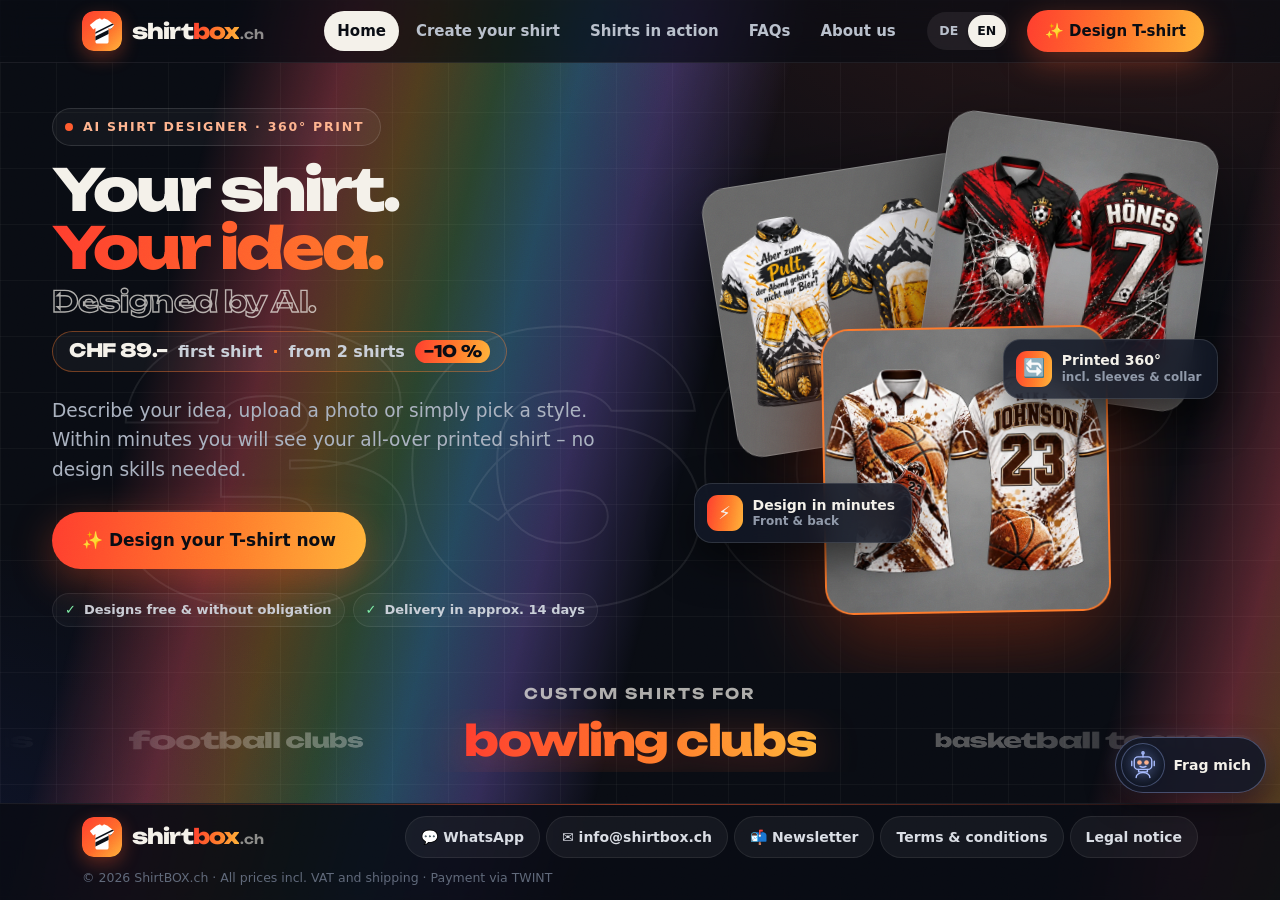
<file: index.html>
<!DOCTYPE html>
<html lang="de-CH">
<head>
<meta charset="utf-8"/>
<meta content="width=device-width, initial-scale=1" name="viewport"/>
<meta content="ShirtBOX – Ihr eigenes 360°-Shirt, von der KI gestaltet. Idee eingeben, Entwurf ansehen, bestellen. CHF 89.– inkl. MwSt. und Versand." name="description"/>
<meta content="#090c13" name="theme-color"/>
<title>ShirtBOX · Individuelle Shirts für Sport, Freizeit und Vereine</title>
<link href="shirtbox-icon.svg" rel="icon" type="image/svg+xml"/>
<link href="schrift/unbounded-latin.woff2" rel="preload" as="font" type="font/woff2" crossorigin/>
<link href="shirtbox.css?v=20261025-raster" rel="stylesheet"/>
<link href="marke.css?v=20261025-raster" rel="stylesheet"/>
<link href="home.css?v=20261031-ipad" rel="stylesheet"/>
<script>if ("scrollRestoration" in history) history.scrollRestoration = "manual";</script>
</head>
<body class="home">
<main class="shell">
<header class="masthead">
<a aria-label="ShirtBOX.ch – Startseite" class="brand" href="index.html"><img class="logo-icon" src="shirtbox-icon.svg" alt="" width="64" height="64"/><span class="logo-word">shirt<b>box</b><small>.ch</small></span></a>
<a class="admin-spot" href="https://admin.shirtbox.ch/" rel="nofollow" tabindex="-1" aria-hidden="true"></a>
<nav aria-label="Hauptnavigation"><a aria-current="page" href="index.html">Startseite</a><a href="designhilfe.html">Shirt erstellen</a><a href="shirts-live.html">Shirts live</a><a href="faq.html">FAQs</a><a href="ueber-uns.html">Über uns</a></nav>
<a class="mobile-order-shortcut" href="bestellen.html#bestellen" hidden aria-hidden="true">Zur Bestellung</a>
<div aria-label="Sprache / Language" class="language-switch"><button data-lang="de" type="button">DE</button><button data-lang="en" type="button">EN</button></div>
<a class="btn btn-primary head-cta" href="designhilfe.html">✨ T-Shirt designen</a>
</header>

<section aria-labelledby="page-title" class="hx">
<div class="hx-grid">
<div class="hx-copy">
<p class="hx-kicker"><span class="hx-dot" aria-hidden="true"></span>KI-Shirt-Designer · 360°-Druck</p>
<h1 id="page-title"><span>Ihr Shirt.</span> <span class="hx-grad">Ihre Idee.</span> <span class="hx-outline">Von der KI gestaltet.</span></h1>
<p class="hx-price"><b>CHF 89.–</b><span>erstes Shirt</span><i aria-hidden="true">·</i><span>ab 2 Shirts</span><b class="hx-price-off">−10 %</b></p>
<p class="hx-lead">Beschreiben Sie Ihre Idee, laden Sie ein Foto hoch oder wählen Sie einfach einen Stil. In wenigen Minuten sehen Sie Ihr rundum bedrucktes Shirt – ganz ohne Grafikkenntnisse.</p>
<div class="hx-actions">
<a class="hx-btn hx-btn-main" href="designhilfe.html">✨ Jetzt T-Shirt designen</a></div>
<ul class="hx-facts">
<li>CHF 89.– inkl. MwSt. &amp; Versand</li>
<li>Entwürfe kostenlos &amp; unverbindlich</li>
<li>Lieferung in ca. 14 Tagen</li>
</ul>
</div>
<div class="hx-stage" aria-hidden="true">
<span class="hx-360">360°</span>
<figure class="hx-card k1"><img alt="" src="bilder/portner-vorschau.webp?v=20261024" width="800" height="800"/></figure>
<figure class="hx-card k2"><img alt="" src="bilder/mike-johnson-vorschau.webp?v=20261024" width="800" height="800"/></figure>
<figure class="hx-card k3"><img alt="" src="bilder/treff-nix-vorschau.webp?v=20261024" width="800" height="800"/></figure>
<div class="hx-badge q1"><span>⚡</span><div>Entwurf in Minuten<small>Vorder- &amp; Rückseite</small></div></div>
<div class="hx-badge q2"><span>🔄</span><div>360° bedruckt<small>inkl. Ärmel &amp; Kragen</small></div></div>
</div>
</div>
</section>

<section class="occ" aria-label="Für jeden Anlass das passende Shirt">
<p class="occ-title">Individuelle Shirts für</p>
<div class="occ-carousel"><ul class="occ-track"><li>Darts-Teams</li><li>Fussballvereine</li><li>Kegelclubs</li><li>Basketball-Teams</li><li>Handball-Teams</li><li>Turniere</li><li>Geburtstage</li><li>Polterabende</li><li>Firmenevents</li><li>Familien</li><li>Geschenke</li></ul></div>
</section>



<footer class="site-footer">
<div class="footer-inner">
<a aria-label="ShirtBOX.ch – Startseite" class="brand" href="index.html"><img class="logo-icon" src="shirtbox-icon.svg" alt="" width="64" height="64" loading="lazy"/><span class="logo-word">shirt<b>box</b><small>.ch</small></span></a>
<nav class="footer-links" aria-label="Kontakt und Rechtliches"><a class="wa" href="https://wa.me/41764690100" rel="noopener" target="_blank">💬 WhatsApp</a><a href="mailto:info@shirtbox.ch">✉️ info@shirtbox.ch</a><a href="newsletter.html">📬 Newsletter</a><a href="agb.html">AGB</a><a href="impressum.html">Impressum</a></nav>
</div>
<p class="footer-legal"><a class="footer-admin" href="https://admin.shirtbox.ch/" rel="nofollow">© 2026 ShirtBOX.ch</a> · Alle Preise inkl. MwSt. und Versand · Bezahlung per TWINT</p>
</footer>
</main>

<script defer="" src="navigation.js?v=20261114-hochformat-2"></script>
<script defer="" src="language.js?v=20261031-5mb"></script>
<script defer="" src="hero-karten.js?v=20261116-quadrat-2"></script>
<script defer src="shirti.js?v=20261031-5mb"></script>
</body>
</html>
</file>
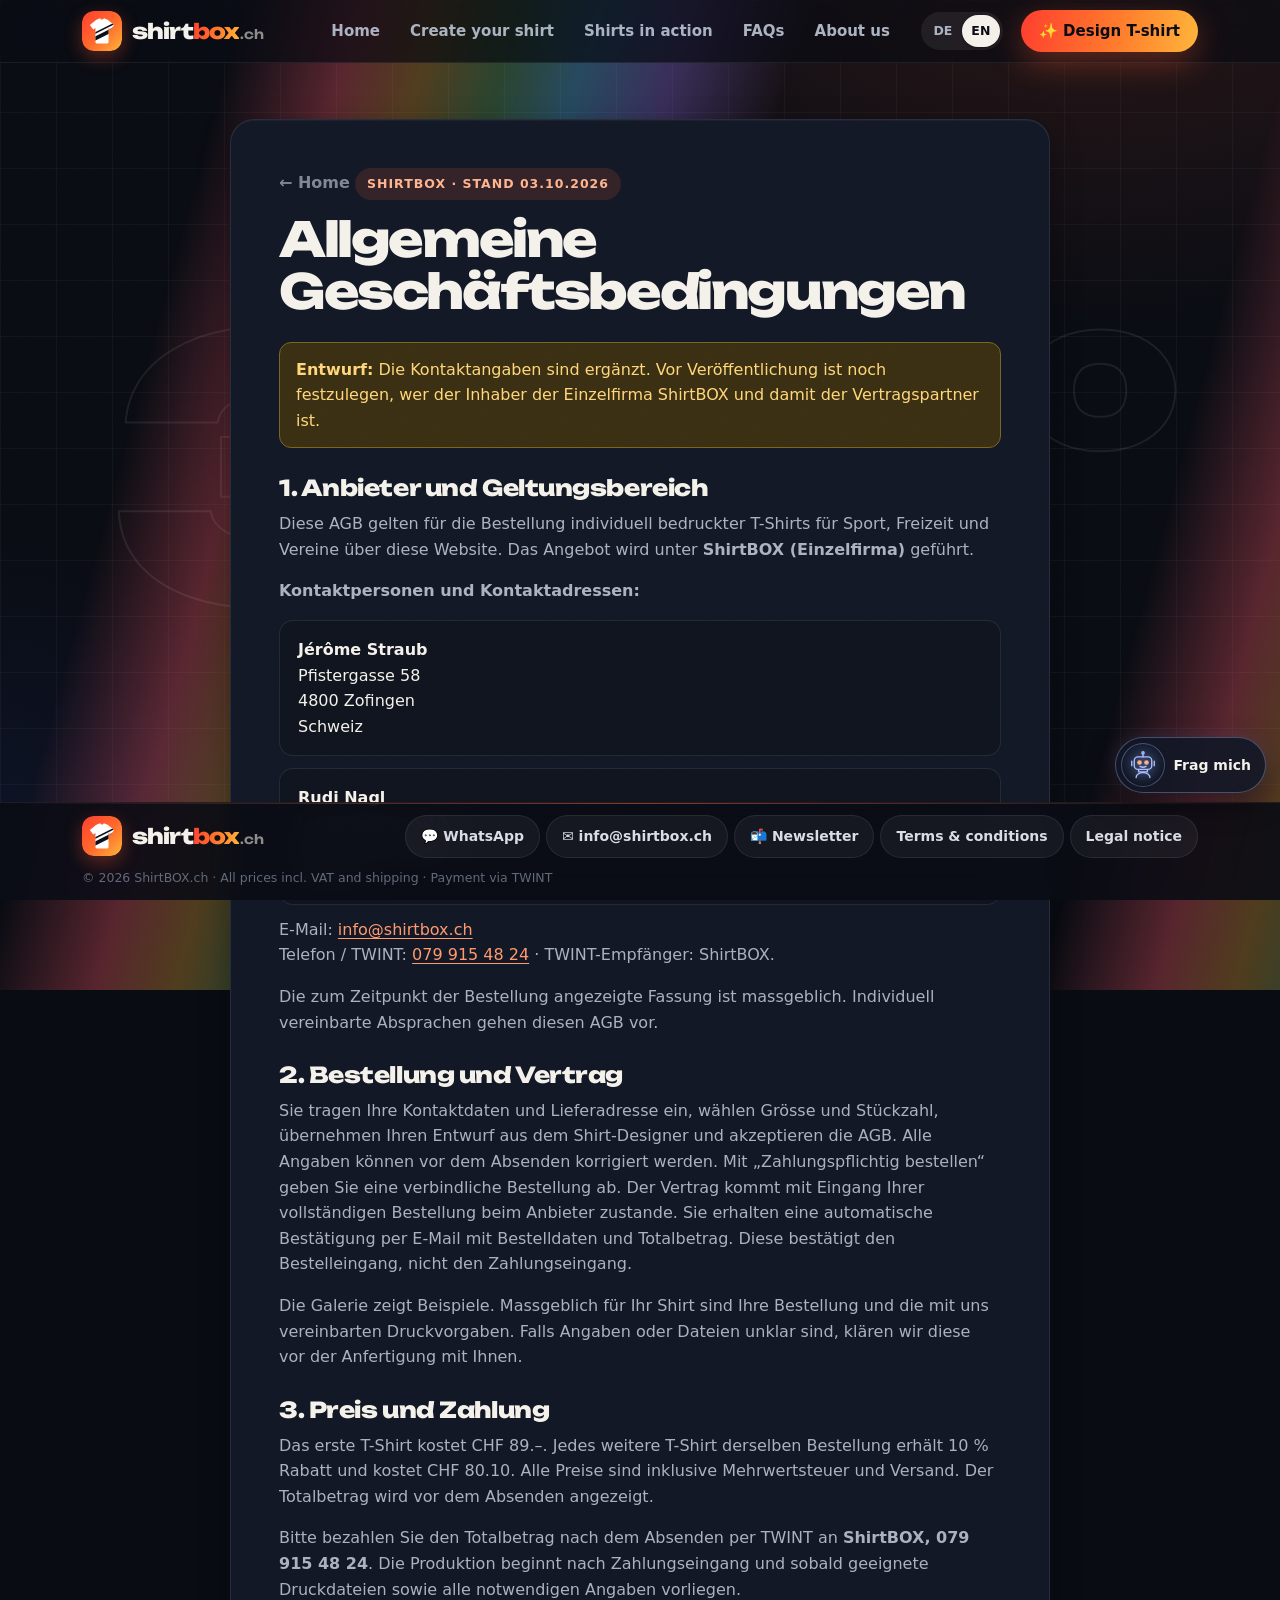
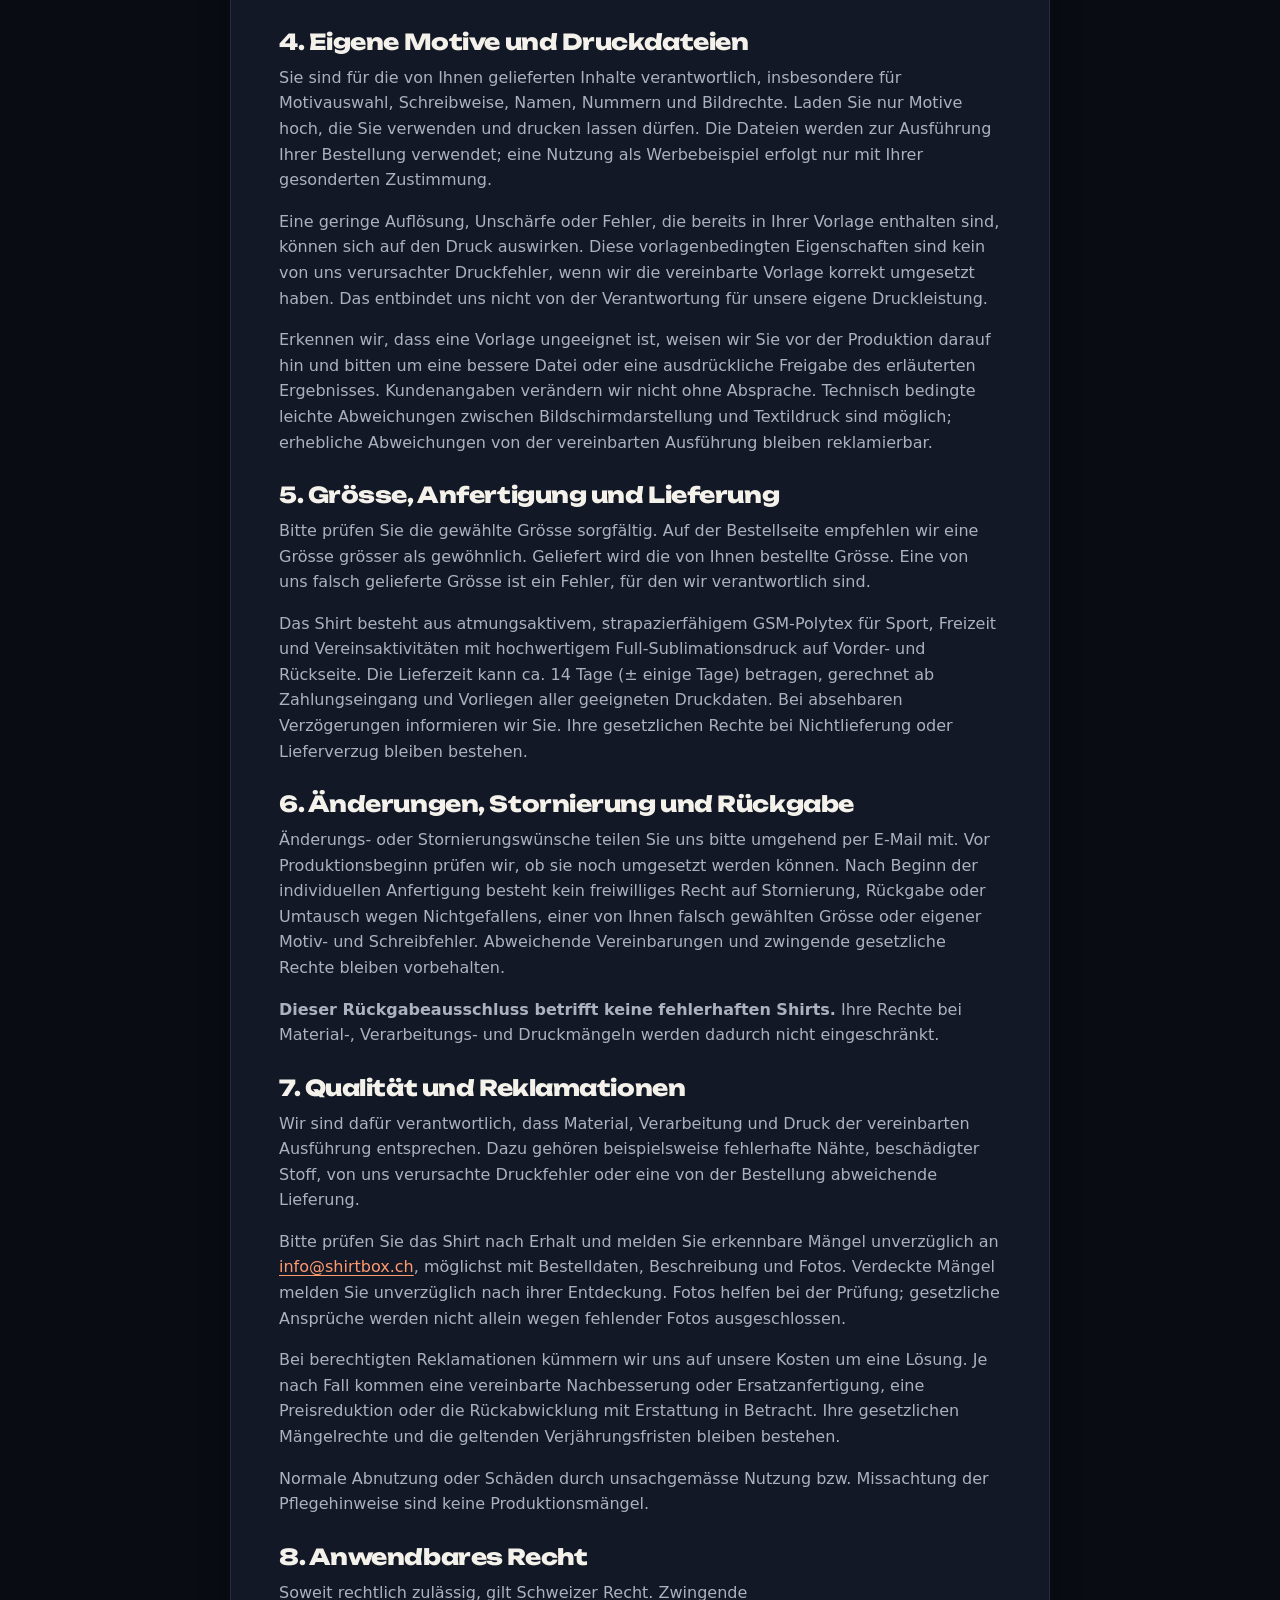
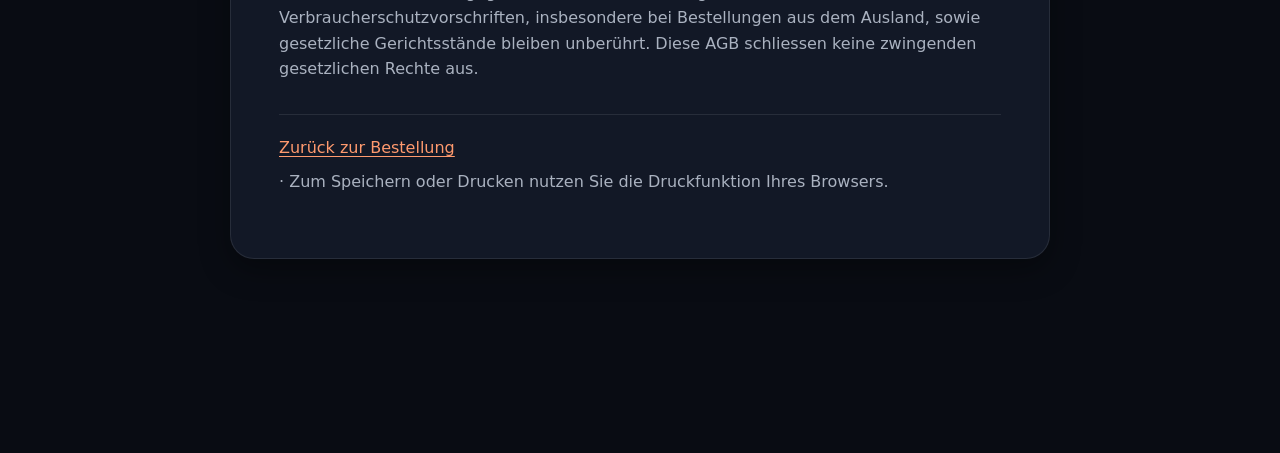
<file: agb.html>
<!doctype html>
<html lang="de-CH">
<head>
  <meta charset="utf-8">
  <meta name="viewport" content="width=device-width, initial-scale=1">
  <title>Allgemeine Geschäftsbedingungen · ShirtBOX</title>
  <link href="shirtbox-icon.svg" rel="icon" type="image/svg+xml"/><link href="shirtbox.css?v=20261024-360" rel="stylesheet"/><link href="marke.css?v=20261024-fuss" rel="stylesheet"/>
</head>
<body class="page-legal"><header class="masthead">
<a aria-label="ShirtBOX.ch – Startseite" class="brand" href="index.html"><img class="logo-icon" src="shirtbox-icon.svg" alt="" width="64" height="64"/><span class="logo-word">shirt<b>box</b><small>.ch</small></span></a>
<nav aria-label="Hauptnavigation"><a href="index.html">Startseite</a><a href="designhilfe.html">Shirt erstellen</a><a href="shirts-live.html">Shirts live</a><a href="faq.html">FAQs</a><a href="ueber-uns.html">Über uns</a></nav>
<a class="mobile-order-shortcut" href="bestellen.html#bestellen" hidden aria-hidden="true">Zur Bestellung</a>
<div aria-label="Sprache / Language" class="language-switch"><button data-lang="de" type="button">DE</button><button data-lang="en" type="button">EN</button></div>
<a class="btn btn-primary head-cta" href="designhilfe.html">✨ T-Shirt designen</a>
</header>
  <main class="legal-page">
    <a class="legal-back" href="index.html">← Startseite</a>
    <div class="result-label">ShirtBOX · STAND 03.10.2026</div>
    <h1>Allgemeine Geschäftsbedingungen</h1>
    <p class="legal-draft"><strong>Entwurf:</strong> Die Kontaktangaben sind ergänzt. Vor Veröffentlichung ist noch festzulegen, wer der Inhaber der Einzelfirma ShirtBOX und damit der Vertragspartner ist.</p>
    <section><h2>1. Anbieter und Geltungsbereich</h2>
      <p>Diese AGB gelten für die Bestellung individuell bedruckter T-Shirts für Sport, Freizeit und Vereine über diese Website. Das Angebot wird unter <strong>ShirtBOX (Einzelfirma)</strong> geführt.</p>
      <p><strong>Kontaktpersonen und Kontaktadressen:</strong></p>
      <address class="seller-address"><strong>Jérôme Straub</strong><br>Pfistergasse 58<br>4800 Zofingen<br>Schweiz</address>
      <address class="seller-address"><strong>Rudi Nagl</strong><br>Leinackwerweg 19<br>5014 Gretzenbach<br>Schweiz</address>
      <p>E-Mail: <a href="mailto:info@shirtbox.ch">info@shirtbox.ch</a><br>Telefon / TWINT: <a href="tel:+41799154824">079 915 48 24</a> · TWINT-Empfänger: ShirtBOX.</p>
      <p>Die zum Zeitpunkt der Bestellung angezeigte Fassung ist massgeblich. Individuell vereinbarte Absprachen gehen diesen AGB vor.</p></section>
    <section><h2>2. Bestellung und Vertrag</h2>
      <p>Sie tragen Ihre Kontaktdaten und Lieferadresse ein, wählen Grösse und Stückzahl, übernehmen Ihren Entwurf aus dem Shirt-Designer und akzeptieren die AGB. Alle Angaben können vor dem Absenden korrigiert werden. Mit „Zahlungspflichtig bestellen“ geben Sie eine verbindliche Bestellung ab. Der Vertrag kommt mit Eingang Ihrer vollständigen Bestellung beim Anbieter zustande. Sie erhalten eine automatische Bestätigung per E-Mail mit Bestelldaten und Totalbetrag. Diese bestätigt den Bestelleingang, nicht den Zahlungseingang.</p>
      <p>Die Galerie zeigt Beispiele. Massgeblich für Ihr Shirt sind Ihre Bestellung und die mit uns vereinbarten Druckvorgaben. Falls Angaben oder Dateien unklar sind, klären wir diese vor der Anfertigung mit Ihnen.</p></section>
    <section><h2>3. Preis und Zahlung</h2>
      <p>Das erste T-Shirt kostet CHF 89.–. Jedes weitere T-Shirt derselben Bestellung erhält 10 % Rabatt und kostet CHF 80.10. Alle Preise sind inklusive Mehrwertsteuer und Versand. Der Totalbetrag wird vor dem Absenden angezeigt.</p>
      <p>Bitte bezahlen Sie den Totalbetrag nach dem Absenden per TWINT an <strong>ShirtBOX, 079 915 48 24</strong>. Die Produktion beginnt nach Zahlungseingang und sobald geeignete Druckdateien sowie alle notwendigen Angaben vorliegen.</p></section>
    <section><h2>4. Eigene Motive und Druckdateien</h2>
      <p>Sie sind für die von Ihnen gelieferten Inhalte verantwortlich, insbesondere für Motivauswahl, Schreibweise, Namen, Nummern und Bildrechte. Laden Sie nur Motive hoch, die Sie verwenden und drucken lassen dürfen. Die Dateien werden zur Ausführung Ihrer Bestellung verwendet; eine Nutzung als Werbebeispiel erfolgt nur mit Ihrer gesonderten Zustimmung.</p>
      <p>Eine geringe Auflösung, Unschärfe oder Fehler, die bereits in Ihrer Vorlage enthalten sind, können sich auf den Druck auswirken. Diese vorlagenbedingten Eigenschaften sind kein von uns verursachter Druckfehler, wenn wir die vereinbarte Vorlage korrekt umgesetzt haben. Das entbindet uns nicht von der Verantwortung für unsere eigene Druckleistung.</p>
      <p>Erkennen wir, dass eine Vorlage ungeeignet ist, weisen wir Sie vor der Produktion darauf hin und bitten um eine bessere Datei oder eine ausdrückliche Freigabe des erläuterten Ergebnisses. Kundenangaben verändern wir nicht ohne Absprache. Technisch bedingte leichte Abweichungen zwischen Bildschirmdarstellung und Textildruck sind möglich; erhebliche Abweichungen von der vereinbarten Ausführung bleiben reklamierbar.</p></section>
    <section><h2>5. Grösse, Anfertigung und Lieferung</h2>
      <p>Bitte prüfen Sie die gewählte Grösse sorgfältig. Auf der Bestellseite empfehlen wir eine Grösse grösser als gewöhnlich. Geliefert wird die von Ihnen bestellte Grösse. Eine von uns falsch gelieferte Grösse ist ein Fehler, für den wir verantwortlich sind.</p>
      <p>Das Shirt besteht aus atmungsaktivem, strapazierfähigem GSM-Polytex für Sport, Freizeit und Vereinsaktivitäten mit hochwertigem Full-Sublimationsdruck auf Vorder- und Rückseite. Die Lieferzeit kann ca. 14 Tage (± einige Tage) betragen, gerechnet ab Zahlungseingang und Vorliegen aller geeigneten Druckdaten. Bei absehbaren Verzögerungen informieren wir Sie. Ihre gesetzlichen Rechte bei Nichtlieferung oder Lieferverzug bleiben bestehen.</p></section>
    <section><h2>6. Änderungen, Stornierung und Rückgabe</h2>
      <p>Änderungs- oder Stornierungswünsche teilen Sie uns bitte umgehend per E-Mail mit. Vor Produktionsbeginn prüfen wir, ob sie noch umgesetzt werden können. Nach Beginn der individuellen Anfertigung besteht kein freiwilliges Recht auf Stornierung, Rückgabe oder Umtausch wegen Nichtgefallens, einer von Ihnen falsch gewählten Grösse oder eigener Motiv- und Schreibfehler. Abweichende Vereinbarungen und zwingende gesetzliche Rechte bleiben vorbehalten.</p>
      <p><strong>Dieser Rückgabeausschluss betrifft keine fehlerhaften Shirts.</strong> Ihre Rechte bei Material-, Verarbeitungs- und Druckmängeln werden dadurch nicht eingeschränkt.</p></section>
    <section><h2>7. Qualität und Reklamationen</h2>
      <p>Wir sind dafür verantwortlich, dass Material, Verarbeitung und Druck der vereinbarten Ausführung entsprechen. Dazu gehören beispielsweise fehlerhafte Nähte, beschädigter Stoff, von uns verursachte Druckfehler oder eine von der Bestellung abweichende Lieferung.</p>
      <p>Bitte prüfen Sie das Shirt nach Erhalt und melden Sie erkennbare Mängel unverzüglich an <a href="mailto:info@shirtbox.ch">info@shirtbox.ch</a>, möglichst mit Bestelldaten, Beschreibung und Fotos. Verdeckte Mängel melden Sie unverzüglich nach ihrer Entdeckung. Fotos helfen bei der Prüfung; gesetzliche Ansprüche werden nicht allein wegen fehlender Fotos ausgeschlossen.</p>
      <p>Bei berechtigten Reklamationen kümmern wir uns auf unsere Kosten um eine Lösung. Je nach Fall kommen eine vereinbarte Nachbesserung oder Ersatzanfertigung, eine Preisreduktion oder die Rückabwicklung mit Erstattung in Betracht. Ihre gesetzlichen Mängelrechte und die geltenden Verjährungsfristen bleiben bestehen.</p>
      <p>Normale Abnutzung oder Schäden durch unsachgemässe Nutzung bzw. Missachtung der Pflegehinweise sind keine Produktionsmängel.</p></section>
    <section><h2>8. Anwendbares Recht</h2>
      <p>Soweit rechtlich zulässig, gilt Schweizer Recht. Zwingende Verbraucherschutzvorschriften, insbesondere bei Bestellungen aus dem Ausland, sowie gesetzliche Gerichtsstände bleiben unberührt. Diese AGB schliessen keine zwingenden gesetzlichen Rechte aus.</p></section>
    <p class="legal-actions"><a href="index.html">Zurück zur Bestellung</a> · Zum Speichern oder Drucken nutzen Sie die Druckfunktion Ihres Browsers.</p>
  </main>
<footer class="site-footer">
<div class="footer-inner">
<a aria-label="ShirtBOX.ch – Startseite" class="brand" href="index.html"><img class="logo-icon" src="shirtbox-icon.svg" alt="" width="64" height="64" loading="lazy"/><span class="logo-word">shirt<b>box</b><small>.ch</small></span></a>
<nav class="footer-links" aria-label="Kontakt und Rechtliches"><a class="wa" href="https://wa.me/41764690100" rel="noopener" target="_blank">💬 WhatsApp</a><a href="mailto:info@shirtbox.ch">✉️ info@shirtbox.ch</a><a href="newsletter.html">📬 Newsletter</a><a href="agb.html">AGB</a><a href="impressum.html">Impressum</a></nav>
</div>
<p class="footer-legal"><a class="footer-admin" href="https://admin.shirtbox.ch/" rel="nofollow">© 2026 ShirtBOX.ch</a> · Alle Preise inkl. MwSt. und Versand · Bezahlung per TWINT</p>
</footer>
<script defer src="navigation.js?v=20261114-hochformat-2"></script><script defer src="language.js?v=20261031-5mb"></script><script defer src="shirti.js?v=20261031-5mb"></script>
</body>
</html>
</file>
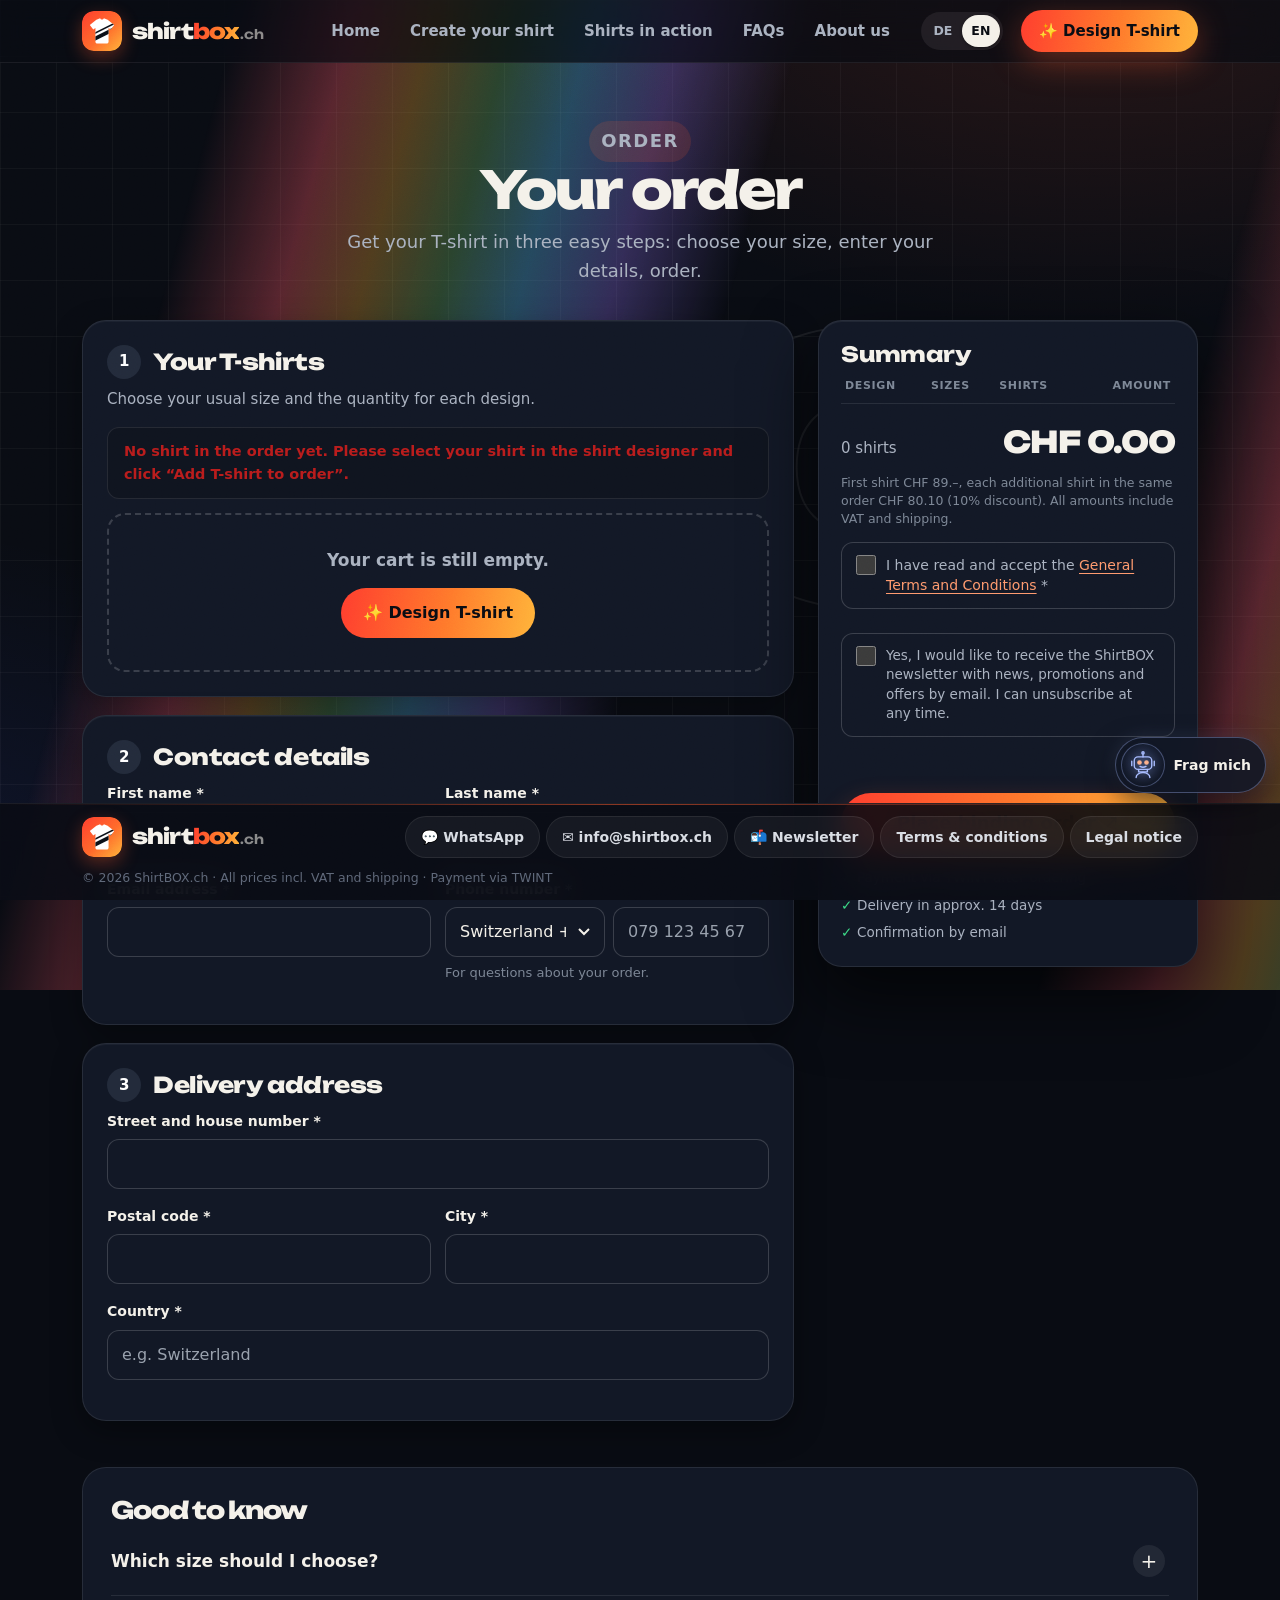
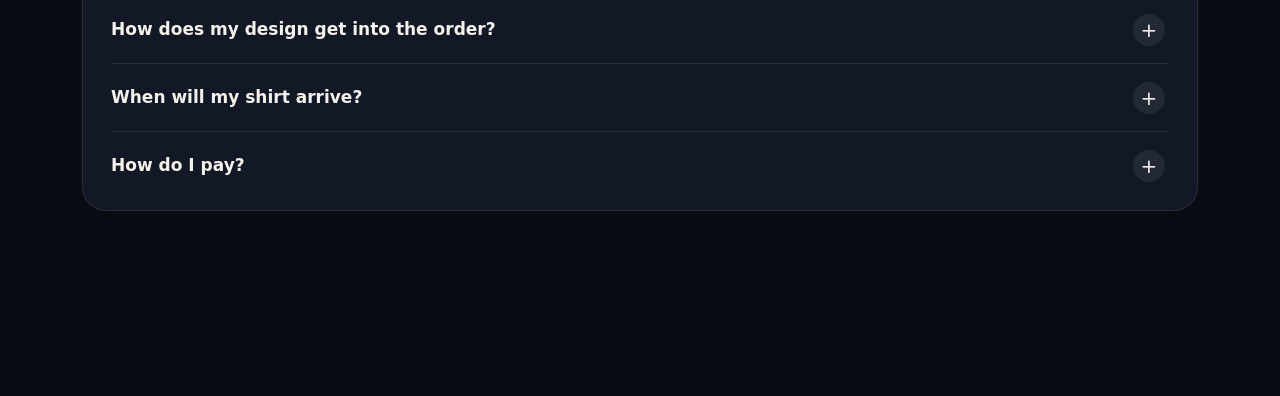
<file: bestellen.html>
<!DOCTYPE html>

<html lang="de-CH">
<head>
<meta charset="utf-8"/>
<meta content="width=device-width, initial-scale=1" name="viewport"/>
<meta content="ShirtBOX – individuell bedruckte Shirts für Sport, Freizeit und Vereine. Eigenes Motiv hochladen und Ihr persönliches Shirt bestellen." name="description"/>
<title>Polo-Shirt bestellen · ShirtBOX.ch</title>
<script>if ("scrollRestoration" in history) history.scrollRestoration = "manual";</script>
<link href="shirtbox-icon.svg" rel="icon" type="image/svg+xml"/><link href="shirtbox.css?v=20261024-360" rel="stylesheet"/><link href="marke.css?v=20261024-fuss" rel="stylesheet"/>
<link href="bestellung.css?v=20261024-newsletter" rel="stylesheet"/>
</head>
<body class="order-page">
<main class="shell">
<header class="masthead">
<a aria-label="ShirtBOX.ch – Startseite" class="brand" href="index.html"><img class="logo-icon" src="shirtbox-icon.svg" alt="" width="64" height="64"/><span class="logo-word">shirt<b>box</b><small>.ch</small></span></a>
<nav aria-label="Hauptnavigation"><a href="index.html">Startseite</a><a href="designhilfe.html">Shirt erstellen</a><a href="shirts-live.html">Shirts live</a><a href="faq.html">FAQs</a><a href="ueber-uns.html">Über uns</a></nav>
<a class="mobile-order-shortcut" href="bestellen.html#bestellen" hidden aria-hidden="true">Zur Bestellung</a>
<div aria-label="Sprache / Language" class="language-switch"><button data-lang="de" type="button">DE</button><button data-lang="en" type="button">EN</button></div>
<a class="btn btn-primary head-cta" href="designhilfe.html">✨ T-Shirt designen</a>
</header>
<div class="single-order">
<div class="order-head">
<p class="hero-kicker">BESTELLUNG</p>
<h1 id="form-title">Ihre Bestellung</h1>
<p>In drei einfachen Schritten zu Ihrem T-Shirt: Grösse wählen, Angaben eintragen, bestellen.</p>
</div>
<section aria-labelledby="form-title" class="form-panel" id="bestellen">
<form accept-charset="UTF-8" action="https://formsubmit.co/r-n@gmx.ch" enctype="multipart/form-data" id="bestellung" method="post">
<input id="betreff" name="_subject" type="hidden" value="Neue ShirtBOX-Bestellung"/>
<input id="bestellnummer" name="Bestellnummer" type="hidden" value=""/>
<input name="_template" type="hidden" value="table"/>
<input id="antwort-mail" name="_autoresponse" type="hidden" value="ShirtBOX.ch – Ihre Bestellbestätigung

Vielen Dank für Ihre ShirtBOX-Bestellung! Bitte bezahlen Sie den Gesamtbetrag jetzt per TWINT an ShirtBOX, 079 915 48 24. Das erste Shirt kostet CHF 89.00, jedes weitere Shirt derselben Bestellung CHF 80.10. Alle Preise inklusive Mehrwertsteuer und Versand. Die Lieferzeit beträgt ca. 14 Tage (± einige Tage). Bei Fragen erreichen Sie uns unter info@shirtbox.ch."/>
<input disabled="" id="weiter" name="_next" type="hidden" value=""/>
<input disabled="" id="formular-url" name="_url" type="hidden" value=""/>
<input id="gesamt-feld" name="Gesamtbetrag_CHF" type="hidden" value=""/>
<input id="gesamt-anzahl" name="Gesamtanzahl_Shirts" type="hidden" value=""/>
<textarea class="order-payload" hidden="" id="bestell-details" name="Designs_und_Grössen"></textarea>
<input name="TWINT_Empfänger" type="hidden" value="ShirtBOX · 079 915 48 24"/>
<div aria-hidden="true" class="trap"><label for="website">Website</label><input autocomplete="off" id="website" name="_honey" tabindex="-1" type="text"/></div>

<div class="order-layout">
<div class="order-main">

<section class="order-step" aria-labelledby="step-shirts">
<h2 class="order-step-title" id="step-shirts"><span>1</span>Ihre T-Shirts</h2>
<p class="order-step-intro">Wählen Sie für jedes Design Ihre gewohnte Grösse und die Stückzahl.</p>
<p aria-live="polite" class="form-status" id="design-transfer-status" role="status"></p><div id="design-list"></div>
<div class="order-empty"><p>Ihr Warenkorb ist noch leer.</p><a href="designhilfe.html">✨ T-Shirt designen</a></div>
<p aria-live="polite" class="file-check-status" hidden="" id="design-validation" role="status"></p>
<a class="order-more" href="designhilfe.html">+ Weiteres T-Shirt designen</a>
</section>

<section class="order-step" aria-labelledby="step-contact">
<h2 class="order-step-title" id="step-contact"><span>2</span>Kontaktdaten</h2>
<div class="two-col">
<div class="field"><label for="vorname">Vorname *</label><input autocomplete="given-name" id="vorname" maxlength="80" name="vorname" required=""/></div>
<div class="field"><label for="nachname">Nachname *</label><input autocomplete="family-name" id="nachname" maxlength="80" name="nachname" required=""/></div>
</div>
<div class="two-col">
<div class="field"><label for="email">E-Mail-Adresse *</label><input autocomplete="email" id="email" maxlength="254" name="email" required="" type="email"/></div>
<div class="field"><label for="telefon">Telefonnummer *</label><div class="phone-row"><select aria-label="Ländervorwahl" autocomplete="tel-country-code" id="vorwahl" name="Ländervorwahl" required=""><option selected="" value="+41">Schweiz +41</option><option value="+49">Deutschland +49</option><option value="+33">Frankreich +33</option><option value="+39">Italien +39</option><option value="+43">Österreich +43</option><option value="+423">Liechtenstein +423</option></select><input aria-describedby="telefon-hilfe" autocomplete="tel-national" id="telefon" maxlength="25" name="Telefonnummer_ohne_Vorwahl" pattern="[0-9 \(\)\/\-]{4,25}" placeholder="079 123 45 67" required="" type="tel"/></div><input id="telefon-komplett" name="telefon" type="hidden"/><p class="field-help" id="telefon-hilfe">Für Rückfragen zu Ihrer Bestellung.</p></div>
</div>
</section>

<section class="order-step" aria-labelledby="step-address">
<h2 class="order-step-title" id="step-address"><span>3</span>Lieferadresse</h2>
<div class="field"><label for="strasse">Strasse und Hausnummer *</label><input autocomplete="street-address" id="strasse" maxlength="120" name="strasse" required=""/></div>
<div class="two-col address-row">
<div class="field"><label for="plz">Postleitzahl *</label><input autocomplete="postal-code" id="plz" maxlength="20" name="plz" required=""/></div>
<div class="field"><label for="ort">Ort *</label><input autocomplete="address-level2" id="ort" maxlength="100" name="ort" required=""/></div>
</div>
<div class="field"><label for="land">Land *</label><input autocomplete="country-name" id="land" maxlength="80" name="land" placeholder="z. B. Schweiz" required=""/></div>
</section>

</div>

<aside class="order-side" aria-label="Zusammenfassung">
<section aria-labelledby="summary-title" class="order-summary"><h3 id="summary-title">Zusammenfassung</h3><div class="summary-scroll"><table><thead><tr><th>Design</th><th>Grössen</th><th>Shirts</th><th>Betrag</th></tr></thead><tbody id="order-summary-body"></tbody></table></div><div class="summary-total"><span class="sr-only" hidden="" id="gesamt"></span><span id="summary-quantity">0 Shirts</span><strong id="summary-total">CHF 0.–</strong></div><p>Erstes Shirt CHF 89.–, jedes weitere Shirt derselben Bestellung CHF 80.10 (10 % Rabatt). Alle Beträge inklusive Mehrwertsteuer und Versand.</p></section>
<div class="agb-consent"><input id="agb-zustimmung" name="AGB_akzeptiert" required="" type="checkbox" value="Ja – Stand 03.10.2026"/><label for="agb-zustimmung">Ich habe die <a href="agb.html" rel="noopener" target="_blank">Allgemeinen Geschäftsbedingungen (AGB)</a> gelesen und akzeptiere sie. *</label></div>
<div class="agb-consent newsletter-consent"><input id="newsletter-zustimmung" name="Newsletter" type="checkbox" value="Ja"/><label for="newsletter-zustimmung" id="newsletter-text">Ja, ich möchte den ShirtBOX-Newsletter mit Neuigkeiten, Aktionen und Angeboten per E-Mail erhalten. Ich kann mich jederzeit wieder abmelden.</label></div>
<p aria-live="polite" class="form-status" hidden="" id="formular-status" role="status"></p>
<p class="order-submit-progress" id="order-submit-progress" role="status" aria-live="polite" hidden>Ihre Bestellung wird übermittelt. Bitte warten und die Seite nicht schliessen …</p>
<div class="cf-turnstile" data-sitekey="0x4AAAAAAFkDAIIYBJZ9VFKw" data-theme="auto" style="margin:14px 0"></div>
<button id="absenden" type="submit">Zahlungspflichtig bestellen <span aria-hidden="true">↗</span></button>
<ul class="order-trust">
<li>Bezahlung per TWINT nach der Bestellung</li>
<li>Lieferung in ca. 14 Tagen</li>
<li>Bestätigung per E-Mail</li>
</ul>
</aside>
</div>
</form>
</section>
<section aria-labelledby="questions-title" class="quick-questions"><h2 id="questions-title">Gut zu wissen</h2><details><summary>Welche Grösse soll ich wählen?</summary><p>Wählen Sie die gewünschte Grösse im Dropdown. Direkt darüber können Sie den Grössenrechner mit den Shirtmassen aufklappen. Ihre gewählte Grösse wird für die Bestellung automatisch um zwei Grössen erhöht (z. B. S → L).</p></details><details><summary>Wie kommt mein Entwurf in die Bestellung?</summary><p>Gestalten Sie Ihr Shirt im <a href="designhilfe.html">Shirt-Designer</a> und klicken Sie auf „T-Shirt zur Bestellung“. Ihr Entwurf wird automatisch eingefügt.</p></details><details><summary>Wann kommt mein Shirt?</summary><p>Es kann ca. 14 Tage (± einige Tage) dauern, bis Ihr Shirt eintrifft. Die Produktion beginnt nach Zahlungseingang, sobald eine geeignete Druckdatei und alle Angaben vorliegen.</p></details><details><summary>Wie bezahle ich?</summary><p>Nach dem Absenden überweisen Sie den Totalbetrag per TWINT an ShirtBOX: 079 915 48 24. Die Bestätigungs-Mail enthält die Zahlungsangaben.</p></details></section>
</div>
<footer class="site-footer">
<div class="footer-inner">
<a aria-label="ShirtBOX.ch – Startseite" class="brand" href="index.html"><img class="logo-icon" src="shirtbox-icon.svg" alt="" width="64" height="64" loading="lazy"/><span class="logo-word">shirt<b>box</b><small>.ch</small></span></a>
<nav class="footer-links" aria-label="Kontakt und Rechtliches"><a class="wa" href="https://wa.me/41764690100" rel="noopener" target="_blank">💬 WhatsApp</a><a href="mailto:info@shirtbox.ch">✉️ info@shirtbox.ch</a><a href="newsletter.html">📬 Newsletter</a><a href="agb.html">AGB</a><a href="impressum.html">Impressum</a></nav>
</div>
<p class="footer-legal"><a class="footer-admin" href="https://admin.shirtbox.ch/" rel="nofollow">© 2026 ShirtBOX.ch</a> · Alle Preise inkl. MwSt. und Versand · Bezahlung per TWINT</p>
</footer>
</main>
<script defer="" src="bestell-logik.js?v=20261023-unbegrenzt"></script>
<script defer="" src="formular.js?v=20261123-scharf3"></script>
<script defer="" src="design-uebernahme.js?v=20261123-ohneki1"></script>
<script defer src="navigation.js?v=20261114-hochformat-2"></script>
<script defer="" src="order-persistence.js"></script><dialog aria-label="Design gross ansehen" class="order-design-modal" id="order-design-modal"><form method="dialog"><button aria-label="Ansicht schliessen" class="modal-close">✕ Schliessen</button></form><img alt="Vergrösserte Ansicht Ihres Shirt-Designs"/><p>Hier sehen Sie Ihren Entwurf in voller Grösse.</p><a class="order-design-edit" href="designhilfe.html">✎ Zur KI-Gestaltung zurückkehren</a><p class="modal-note">Ihr bestehendes Design wird in der KI-Gestaltung geladen und kann weiterbearbeitet werden.</p></dialog><script defer src="language.js?v=20261031-5mb"></script><template id="shirtbox-size-guide-template"><details class="size-guide inline-size-guide" id="groessentabelle"><summary>📏 Grössentabelle anzeigen</summary><div class="size-guide-body"><p>Vergleichen Sie die Masse eines gut passenden Poloshirts mit der Tabelle. Die angegebenen Masse beziehen sich auf das Shirt, nicht direkt auf den Körperumfang. Die Tabelle zeigt Grössen von XS bis 3XL; für grössere Grössen liegen in dieser Vorlage keine bestätigten Zentimeterangaben vor.</p><img alt="Poloshirt-Grössentabelle: Länge und Brustumfang für XS bis 3XL" loading="lazy" src="groessenrechner-polo.jpg"/></div></details></template><script src="https://challenges.cloudflare.com/turnstile/v0/api.js" async defer></script><script defer src="shirti.js?v=20261031-5mb"></script>
</body>
</html>
</file>
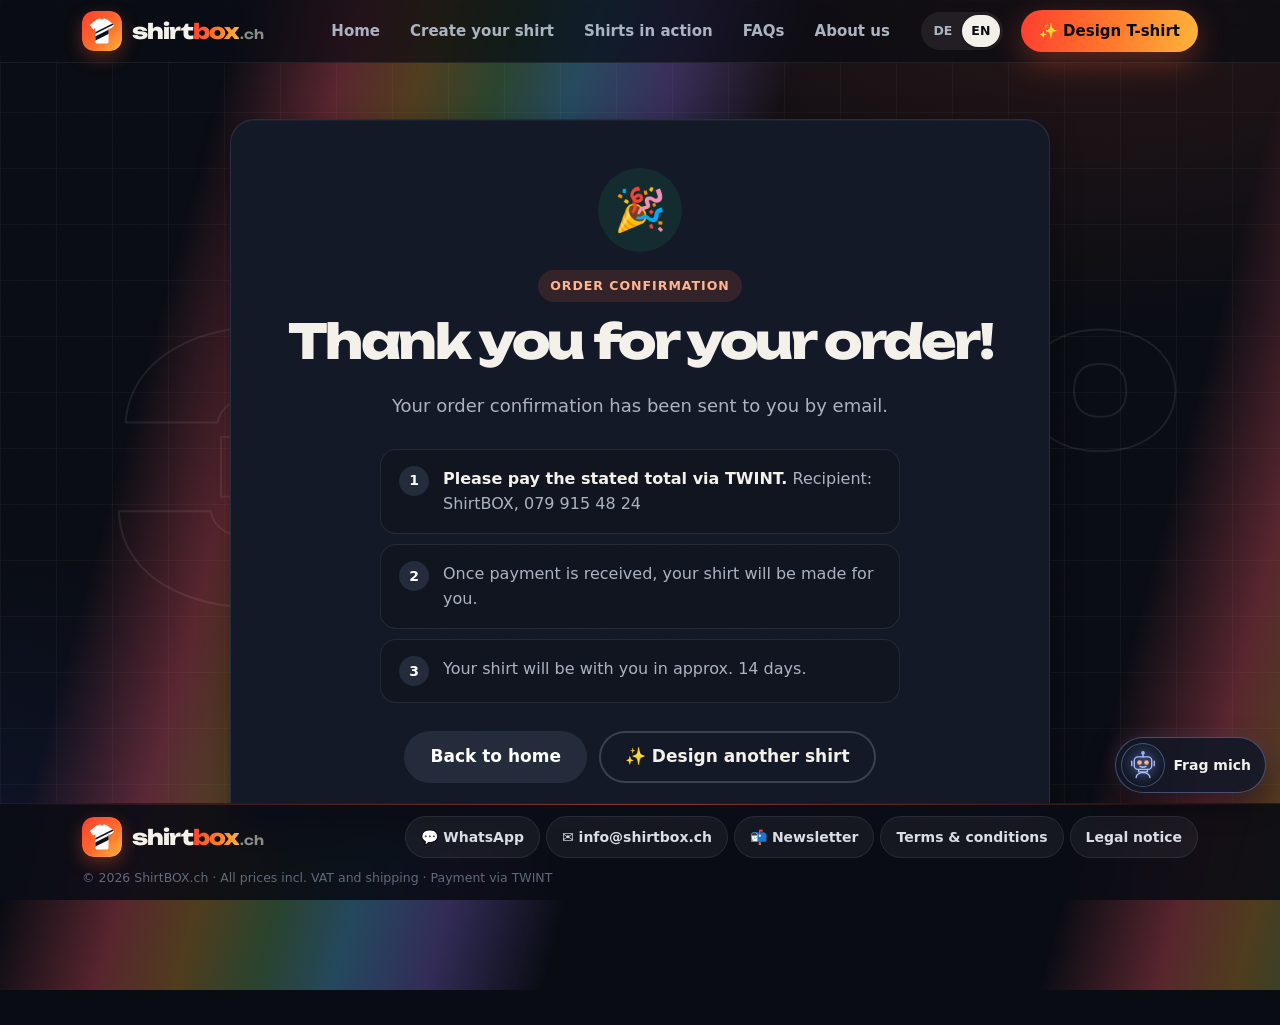
<file: danke.html>
<!doctype html>
<html lang="de-CH">
<head>
  <meta charset="utf-8">
  <meta name="viewport" content="width=device-width, initial-scale=1">
  <meta name="robots" content="noindex">
  <title>Vielen Dank · ShirtBOX</title>
  <link href="shirtbox-icon.svg" rel="icon" type="image/svg+xml"/><link href="shirtbox.css?v=20261024-360" rel="stylesheet"/><link href="marke.css?v=20261024-fuss" rel="stylesheet"/>
</head>
<body class="page-thanks"><header class="masthead">
<a aria-label="ShirtBOX.ch – Startseite" class="brand" href="index.html"><img class="logo-icon" src="shirtbox-icon.svg" alt="" width="64" height="64"/><span class="logo-word">shirt<b>box</b><small>.ch</small></span></a>
<nav aria-label="Hauptnavigation"><a href="index.html">Startseite</a><a href="designhilfe.html">Shirt erstellen</a><a href="shirts-live.html">Shirts live</a><a href="faq.html">FAQs</a><a href="ueber-uns.html">Über uns</a></nav>
<a class="mobile-order-shortcut" href="bestellen.html#bestellen" hidden aria-hidden="true">Zur Bestellung</a>
<div aria-label="Sprache / Language" class="language-switch"><button data-lang="de" type="button">DE</button><button data-lang="en" type="button">EN</button></div>
<a class="btn btn-primary head-cta" href="designhilfe.html">✨ T-Shirt designen</a>
</header>
  <main class="result">
    <div class="result-icon" aria-hidden="true">🎉</div>
    <div class="result-label">Bestellbestätigung</div>
    <h1>Vielen Dank für Ihre Bestellung!</h1>
    <p>Ihre Bestellbestätigung wurde Ihnen per E-Mail zugestellt.</p>
    <p class="order-number" id="danke-nummer" hidden>Bestellnummer: <strong></strong></p>
    <ol class="thankyou-steps">
      <li><b>1</b><span><strong>Bitte überweisen Sie <span id="danke-betrag">den angegebenen Gesamtbetrag</span> per TWINT.</strong> Empfänger: ShirtBOX, 079 915 48 24</span></li>
      <li><b>2</b><span>Nach Zahlungseingang wird Ihr Shirt für Sie angefertigt.</span></li>
      <li><b>3</b><span>In ca. 14 Tagen ist Ihr Shirt bei Ihnen.</span></li>
    </ol>
    <div class="result-actions">
      <a class="btn btn-dark" href="index.html">Zurück zur Startseite</a>
      <a class="btn btn-ghost" href="designhilfe.html">✨ Noch ein Shirt designen</a>
    </div>
  </main>
<footer class="site-footer">
<div class="footer-inner">
<a aria-label="ShirtBOX.ch – Startseite" class="brand" href="index.html"><img class="logo-icon" src="shirtbox-icon.svg" alt="" width="64" height="64" loading="lazy"/><span class="logo-word">shirt<b>box</b><small>.ch</small></span></a>
<nav class="footer-links" aria-label="Kontakt und Rechtliches"><a class="wa" href="https://wa.me/41764690100" rel="noopener" target="_blank">💬 WhatsApp</a><a href="mailto:info@shirtbox.ch">✉️ info@shirtbox.ch</a><a href="newsletter.html">📬 Newsletter</a><a href="agb.html">AGB</a><a href="impressum.html">Impressum</a></nav>
</div>
<p class="footer-legal"><a class="footer-admin" href="https://admin.shirtbox.ch/" rel="nofollow">© 2026 ShirtBOX.ch</a> · Alle Preise inkl. MwSt. und Versand · Bezahlung per TWINT</p>
</footer>
  <script src="bestell-logik.js?v=20261023-unbegrenzt" defer></script>
  <script src="design-uebernahme.js?v=20261123-ohneki1" defer></script>
  <script src="danke.js?v=20261024-bestellmail" defer></script>
<script defer src="navigation.js?v=20261114-hochformat-2"></script><script defer src="language.js?v=20261031-5mb"></script><script defer src="shirti.js?v=20261031-5mb"></script>
</body>
</html>
</file>
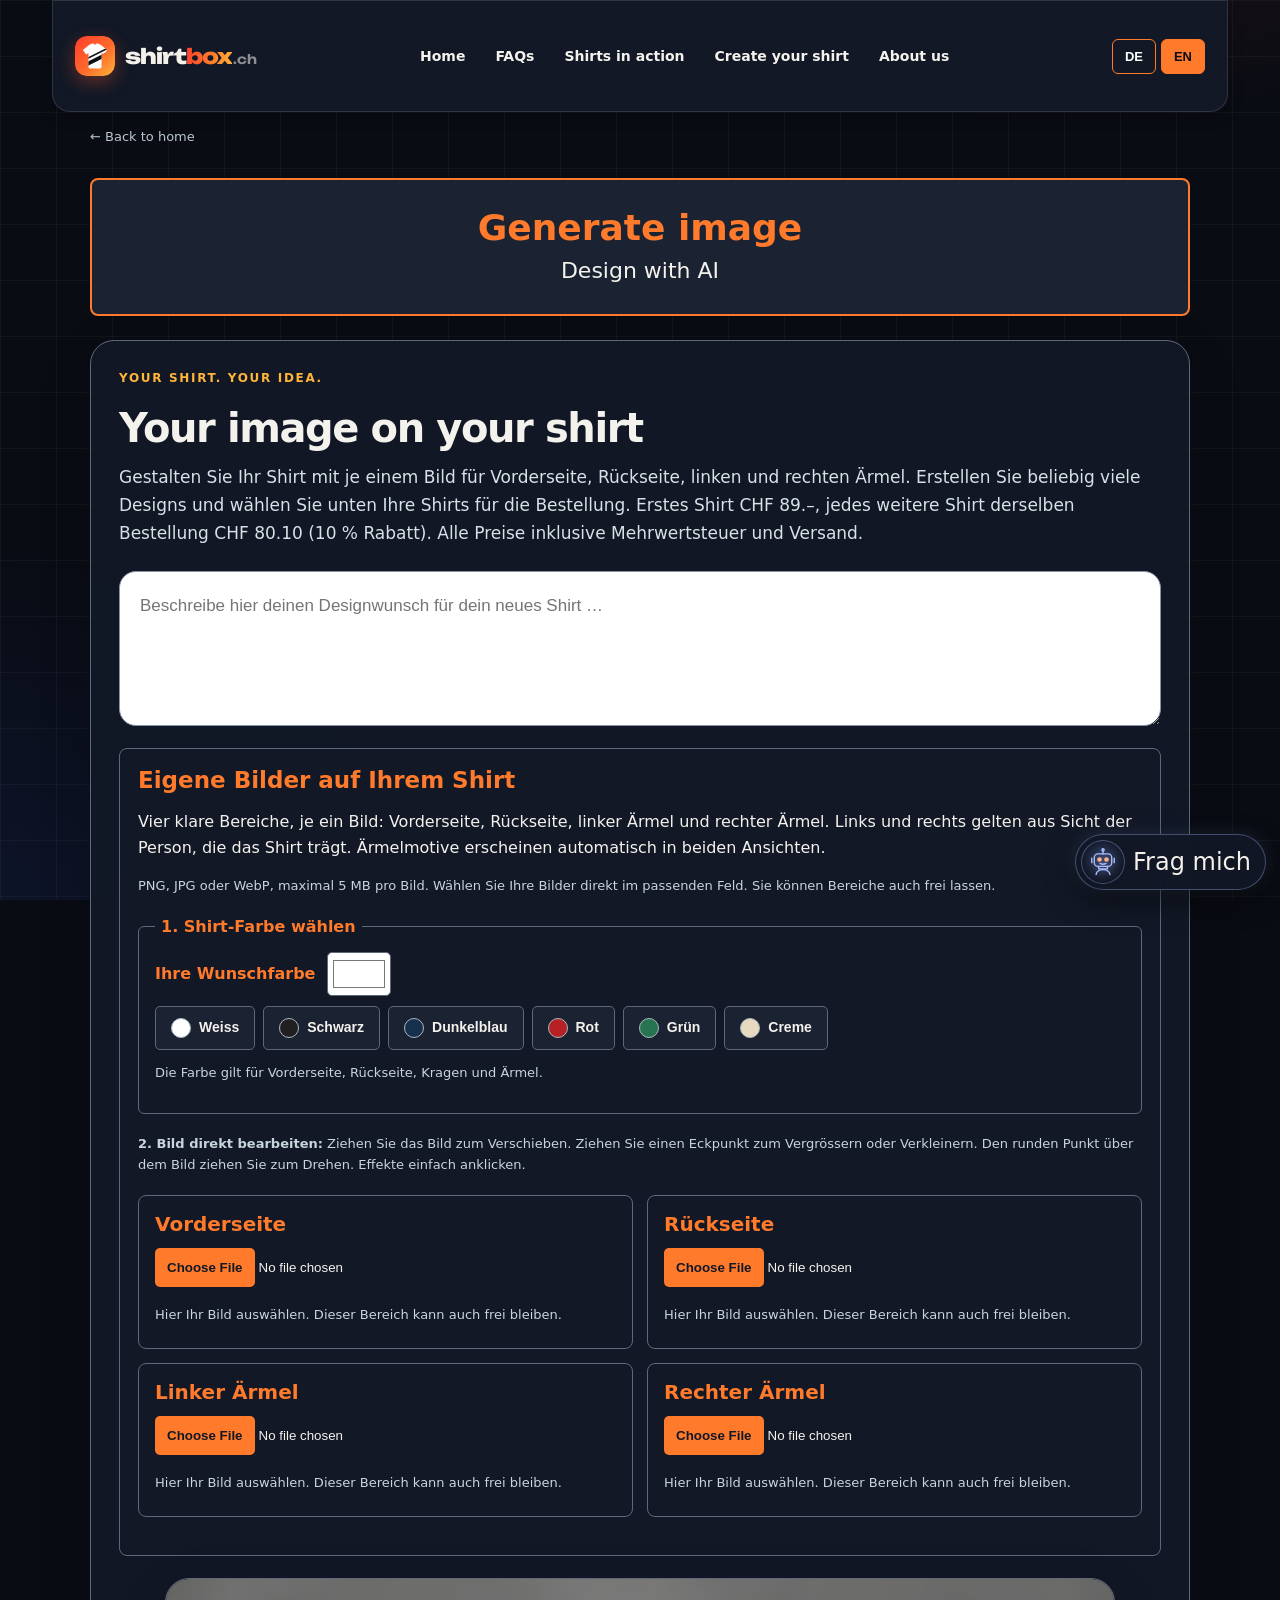
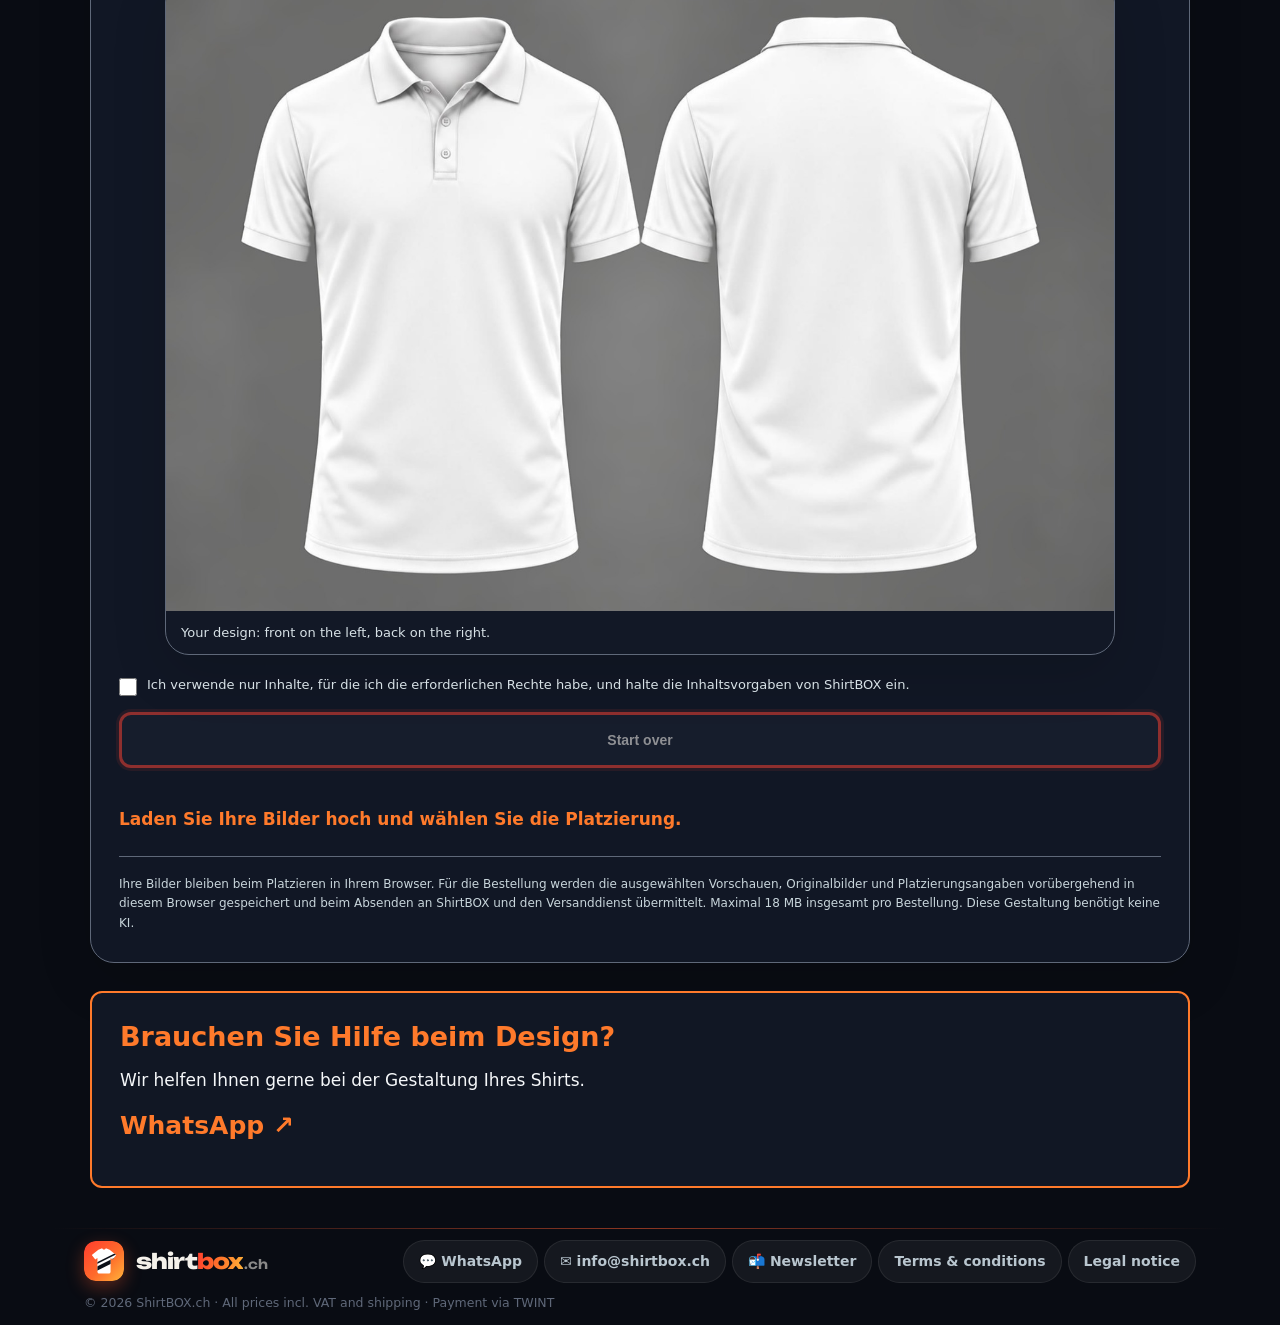
<file: eigenes-bild.html>
<!doctype html>
<html lang="de-CH">
<head>
  <meta charset="utf-8">
  <meta name="viewport" content="width=device-width, initial-scale=1">
  <meta name="description" content="ShirtBOX – individuell bedruckte Shirts für Sport, Freizeit und Vereine. Eigenes Motiv hochladen und Ihr persönliches Shirt bestellen.">
  <title>Eigenes Bild auf Ihr Shirt · ShirtBOX.ch</title>
  <link href="shirtbox-icon.svg" rel="icon" type="image/svg+xml"/>
  <link rel="stylesheet" href="style.css?v=20261024-dunkel">
  <link rel="stylesheet" href="startseite.css?v=20261024-dunkel">
  <link rel="stylesheet" href="shirtbox-bildgenerator.css?v=20261031-hinweis">
  <script>if ("scrollRestoration" in history) history.scrollRestoration = "manual";</script>
<link rel="stylesheet" href="mobile-compact.css?v=20261024-dunkel"><link rel="stylesheet" href="layout-unified.css?v=20261024-dunkel"/><link rel="stylesheet" href="sticky-navigation.css?v=20261024-dunkel"><link rel="stylesheet" href="shirtbox-2.css?v=20261024-dunkel"><link rel="stylesheet" href="site.css?v=20261024-dunkel"><link href="marke.css?v=20261024-fuss" rel="stylesheet"/></head>
<body class="simple-home design-page">
  <main class="shell">
    <header class="masthead">
      <a class="brand" href="index.html" aria-label="ShirtBOX.ch – Startseite"><img class="logo-icon" src="shirtbox-icon.svg" alt="" width="64" height="64"/><span class="logo-word">shirt<b>box</b><small>.ch</small></span></a>
      <nav aria-label="Hauptnavigation"><a href="index.html">Startseite</a><a href="faq.html">FAQs</a><a href="shirts-live.html">Shirts live</a><a href="designhilfe.html">Shirt erstellen</a><a href="ueber-uns.html">Über uns</a></nav>
    <a class="mobile-order-shortcut" href="bestellen.html#bestellen" hidden aria-hidden="true">Zur Bestellung</a><div class="language-switch" aria-label="Sprache / Language"><button type="button" data-lang="de">DE</button><button type="button" data-lang="en">EN</button></div></header>
    <div class="single-help screenshot-guide">
      <a class="back-home" href="index.html">← Zur Startseite</a>
      <nav class="designer-paths" aria-label="Gestaltung auswählen"><a href="designhilfe.html" ><strong>Bild generieren</strong><span>Shirt mit KI gestalten</span></a></nav>
      <section class="ai-design" aria-labelledby="ai-design-title">
        <p class="hero-kicker">DEIN SHIRT. DEINE IDEE.</p>
        <h1 id="ai-design-title">Eigenes Bild auf Ihr Shirt</h1>
        <p class="ai-intro">Gestalten Sie Ihr Shirt mit je einem Bild für Vorderseite, Rückseite, linken und rechten Ärmel. Erstellen Sie beliebig viele Designs und wählen Sie unten Ihre Shirts für die Bestellung. Erstes Shirt CHF 89.–, jedes weitere Shirt derselben Bestellung CHF 80.10 (10 % Rabatt). Alle Preise inklusive Mehrwertsteuer und Versand.</p>
        <div class="ai-design-layout">
          <form id="ai-design-form" data-upload-only="true">
            <textarea id="ai-design-prompt" hidden aria-hidden="true" tabindex="-1"></textarea>

            <section class="upload-editor" aria-labelledby="upload-title">
<h2 id="upload-title">Eigene Bilder auf Ihrem Shirt</h2>
<p>Vier klare Bereiche, je ein Bild: Vorderseite, Rückseite, linker Ärmel und rechter Ärmel. Links und rechts gelten aus Sicht der Person, die das Shirt trägt. Ärmelmotive erscheinen automatisch in beiden Ansichten.</p>
<p class="upload-help">PNG, JPG oder WebP, maximal 5 MB pro Bild. Wählen Sie Ihre Bilder direkt im passenden Feld. Sie können Bereiche auch frei lassen.</p>
<fieldset id="shirt-colour-controls" class="shirt-colour-controls"><legend>1. Shirt-Farbe wählen</legend><label for="shirt-colour">Ihre Wunschfarbe <input id="shirt-colour" type="color" value="#ffffff"></label><div id="shirt-colour-presets" class="shirt-colour-presets" aria-label="Beliebte Shirt-Farben"></div><p>Die Farbe gilt für Vorderseite, Rückseite, Kragen und Ärmel.</p></fieldset>
<p class="upload-help"><strong>2. Bild direkt bearbeiten:</strong> Ziehen Sie das Bild zum Verschieben. Ziehen Sie einen Eckpunkt zum Vergrössern oder Verkleinern. Den runden Punkt über dem Bild ziehen Sie zum Drehen. Effekte einfach anklicken.</p>
<div id="upload-layers"></div><p id="upload-status" role="status" aria-live="polite"></p>
</section>
<div class="ai-preview-below">
            <figure class="ai-design-preview"><img id="ai-design-image" src="anleitung/polo-api-vorlage.jpg" width="1536" height="1228" alt="Weisse Polo-Vorlage mit Vorderseite und Rückseite"><canvas id="shirt-upload-canvas" width="1536" height="1228" hidden tabindex="0" aria-label="Shirt-Vorschau: ausgewähltes Bild mit Maus oder Finger verschieben. Eckpunkte zum Ändern der Grösse ziehen, oberen Punkt zum Drehen ziehen. Mit Tastatur: Pfeile verschieben, Plus und Minus ändern die Grösse, R dreht."></canvas><figcaption>Ihr Designentwurf: Vorderseite links, Rückseite rechts.</figcaption></figure><div id="upload-tools" class="upload-tools" aria-live="polite"></div>
            <button id="upload-apply" type="button" hidden>Bildgestaltung übernehmen – ohne KI</button>
            
            <div id="ai-result-actions" class="ai-result-actions" hidden><a id="ai-download" class="ai-download-link" download="shirtbox-entwurf.jpg">Bild herunterladen ↓</a></div>
          </div>
            <div class="ai-consent"><input id="ai-rights" type="checkbox" required><label for="ai-rights">Ich verwende nur Inhalte, für die ich die erforderlichen Rechte habe, und halte die Inhaltsvorgaben von ShirtBOX ein.</label></div>
            <div class="ai-quick-actions"><button id="ai-reset" class="ai-red-action" type="button" disabled>Neu anfangen</button><div id="ai-new-design-actions" class="ai-new-design-actions" hidden><button id="ai-add-design" class="ai-red-action" type="button" disabled>+ Ein weiteres Design erstellen</button></div></div><div class="ai-design-buttons"><button id="ai-create" type="button" hidden>Jetzt Shirt generieren</button></div>
            <p id="ai-design-status" role="status" aria-live="polite"></p>
          <section id="ai-selection" class="ai-selection" hidden aria-labelledby="ai-selection-title"><h2 id="ai-selection-title">Welche Designs möchten Sie bestellen?</h2><p>Bei mehreren Designs kreuzen Sie die gewünschten Shirts an. Jedes ausgewählte Design wird automatisch als JPEG in das Bestellformular eingefügt.</p><div id="ai-design-slots" class="ai-design-slots" aria-label="Ihre Designs"></div><p id="ai-selection-total" role="status" aria-live="polite"></p><button id="ai-order" type="button" disabled>Dieses Shirt bestellen ↗</button></section>
          </form>

        </div>
        <p class="ai-disclosure">Ihre Bilder bleiben beim Platzieren in Ihrem Browser. Für die Bestellung werden die ausgewählten Vorschauen, Originalbilder und Platzierungsangaben vorübergehend in diesem Browser gespeichert und beim Absenden an ShirtBOX und den Versanddienst übermittelt. Maximal 18 MB insgesamt pro Bestellung. Diese Gestaltung benötigt keine KI.</p>
        <noscript><p>Bitte aktivieren Sie JavaScript für die direkte Bildgestaltung.</p></noscript>
      </section>
      <section class="design-help guide-contact" aria-labelledby="help-title">
        <h2 id="help-title">Brauchen Sie Hilfe beim Design?</h2>
        <p>Wir helfen Ihnen gerne bei der Gestaltung Ihres Shirts.</p>
        <p class="help-whatsapp"><a href="https://wa.me/41764690100" target="_blank" rel="noopener">WhatsApp ↗</a></p>
      </section>
    </div>
    <footer class="site-footer">
<div class="footer-inner">
<a aria-label="ShirtBOX.ch – Startseite" class="brand" href="index.html"><img class="logo-icon" src="shirtbox-icon.svg" alt="" width="64" height="64" loading="lazy"/><span class="logo-word">shirt<b>box</b><small>.ch</small></span></a>
<nav class="footer-links" aria-label="Kontakt und Rechtliches"><a class="wa" href="https://wa.me/41764690100" rel="noopener" target="_blank">💬 WhatsApp</a><a href="mailto:info@shirtbox.ch">✉️ info@shirtbox.ch</a><a href="newsletter.html">📬 Newsletter</a><a href="agb.html">AGB</a><a href="impressum.html">Impressum</a></nav>
</div>
<p class="footer-legal"><a class="footer-admin" href="https://admin.shirtbox.ch/" rel="nofollow">© 2026 ShirtBOX.ch</a> · Alle Preise inkl. MwSt. und Versand · Bezahlung per TWINT</p>
</footer>
  </main>
  <script src="design-uebernahme.js?v=20261123-ohneki1" defer></script>
  <script src="bestell-logik.js?v=20261023-unbegrenzt" defer></script>
  <script src="bild-effekte.js?v=20261010-ohne-limit" defer></script>
  <script src="shirt-upload.js?v=20261031-hinweis" defer></script>
  <script src="shirtbox-bildgenerator.js?v=20261123-ohneki1" defer></script>
  <script src="navigation.js?v=20261114-hochformat-2" defer></script>
<script src="language.js?v=20261031-5mb" defer></script><script defer src="shirti.js?v=20261031-5mb"></script>
</body>
</html>
</file>
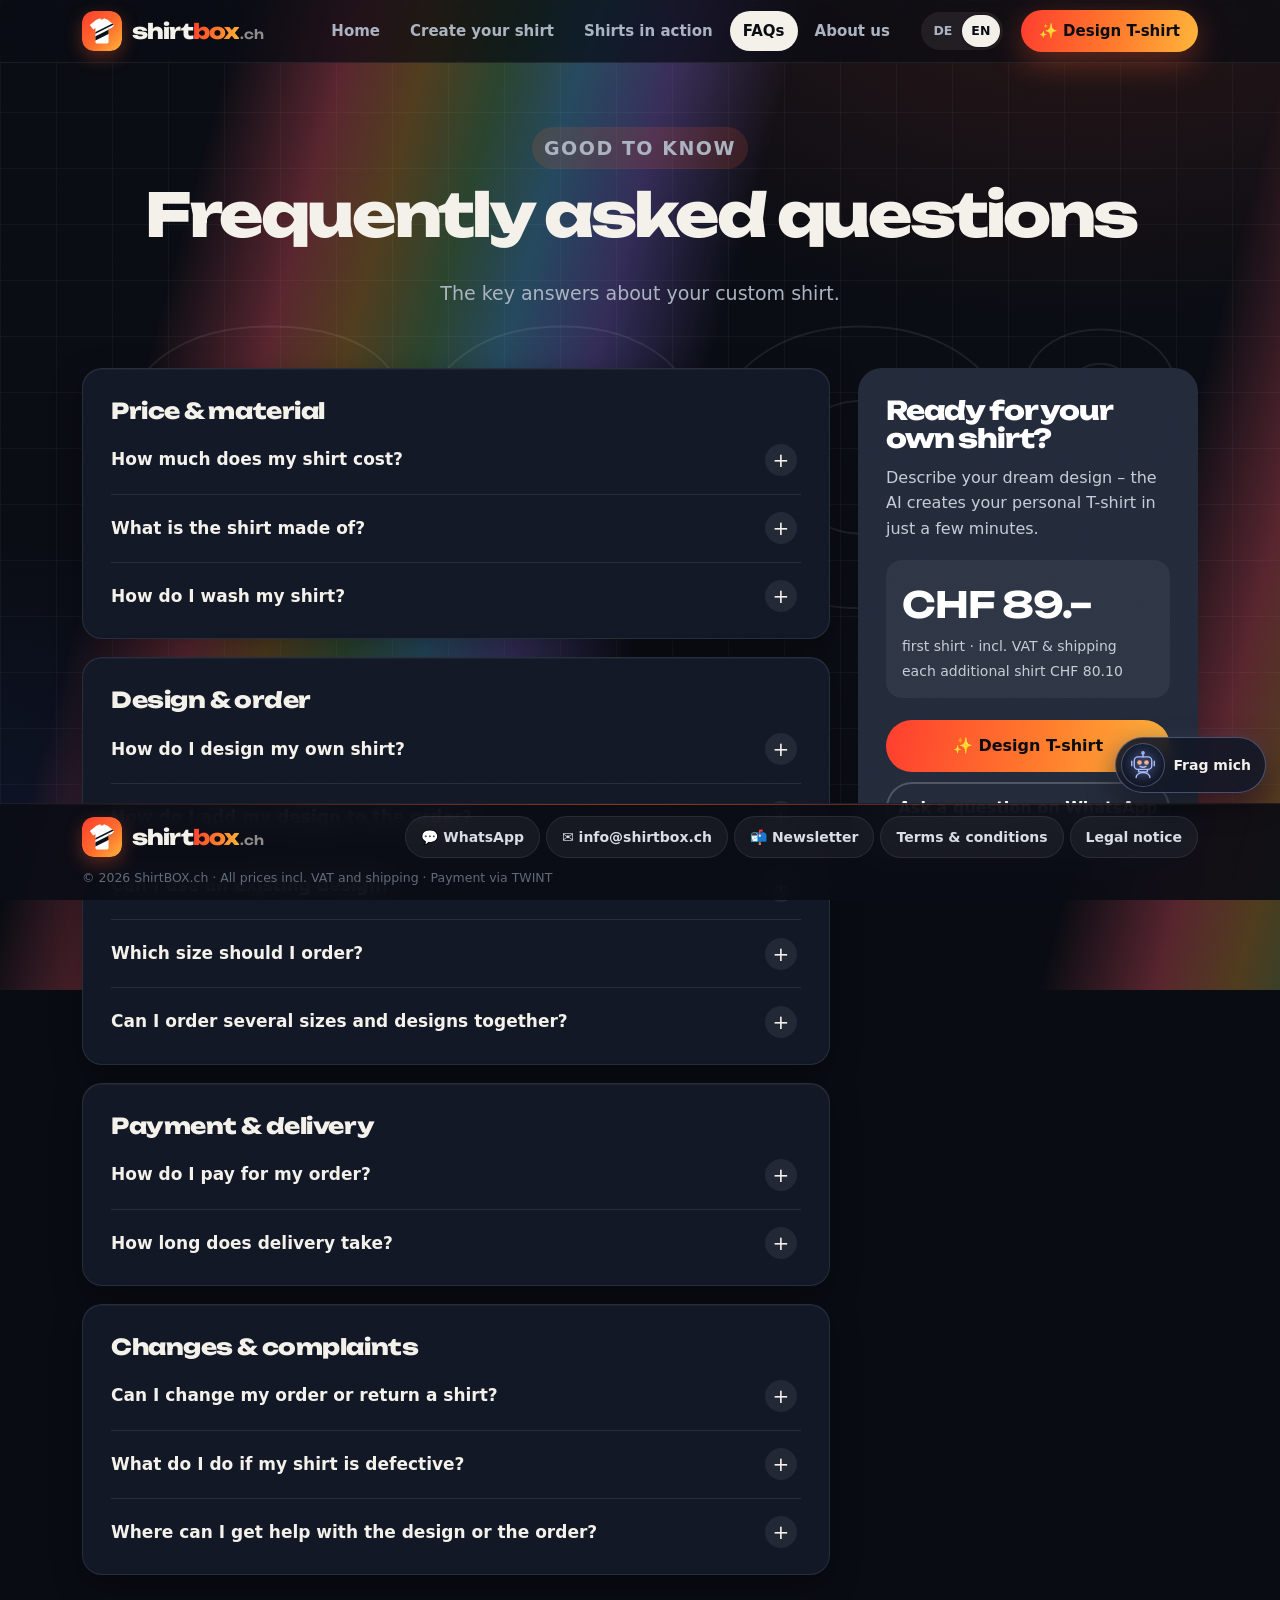
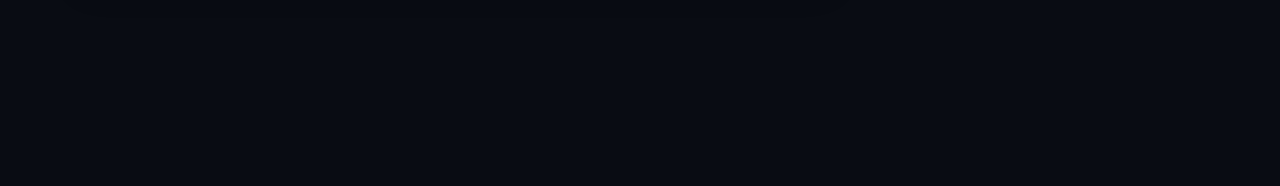
<file: faq.html>
<!doctype html>
<html lang="de-CH"><head><meta charset="utf-8"><meta name="viewport" content="width=device-width, initial-scale=1"><meta name="description" content="Antworten zu ShirtBOX: Material, Preis, Grössen, Gestaltung, Bestellung, Zahlung, Lieferung und Rückgabe."><title>Häufige Fragen · ShirtBOX.ch</title><link href="shirtbox-icon.svg" rel="icon" type="image/svg+xml"/><link href="shirtbox.css?v=20261024-360" rel="stylesheet"/><link href="marke.css?v=20261024-fuss" rel="stylesheet"/>
</head>
<body class="page-faq"><main class="shell">
<header class="masthead">
<a aria-label="ShirtBOX.ch – Startseite" class="brand" href="index.html"><img class="logo-icon" src="shirtbox-icon.svg" alt="" width="64" height="64"/><span class="logo-word">shirt<b>box</b><small>.ch</small></span></a>
<nav aria-label="Hauptnavigation"><a href="index.html">Startseite</a><a href="designhilfe.html">Shirt erstellen</a><a href="shirts-live.html">Shirts live</a><a aria-current="page" href="faq.html">FAQs</a><a href="ueber-uns.html">Über uns</a></nav>
<a class="mobile-order-shortcut" href="bestellen.html#bestellen" hidden aria-hidden="true">Zur Bestellung</a>
<div aria-label="Sprache / Language" class="language-switch"><button data-lang="de" type="button">DE</button><button data-lang="en" type="button">EN</button></div>
<a class="btn btn-primary head-cta" href="designhilfe.html">✨ T-Shirt designen</a>
</header>

<section class="faq" aria-labelledby="faq-title">
<div class="faq-head">
<p class="hero-kicker">GUT ZU WISSEN</p>
<h1 id="faq-title">Häufige Fragen</h1>
<p>Die wichtigsten Antworten rund um Ihr individuelles Shirt.</p>
</div>

<div class="faq-grid">
<div class="faq-main">

<div data-only="de">
<section class="faq-panel"><h2>Preis &amp; Material</h2>
<details><summary>Was kostet mein Shirt?</summary><p>Ein Shirt kostet <strong>CHF 89.– inklusive Mehrwertsteuer und Versand</strong>. Ab dem zweiten Shirt derselben Bestellung erhalten Sie auf jedes weitere Shirt 10 % Rabatt: CHF 80.10 pro zusätzlichem Shirt. Zwei Shirts kosten CHF 169.10, fünf Shirts CHF 409.40, jeweils inklusive Mehrwertsteuer und Versand. Der Gesamtbetrag wird im Bestellformular angezeigt.</p></details>
<details><summary>Aus welchem Material besteht das Shirt?</summary><p>Das Shirt besteht aus <strong>GSM-Polytex</strong>. Das Material ist atmungsaktiv und strapazierfähig und eignet sich für Sport, Freizeit und Vereinsaktivitäten. Vorder- und Rückseite erhalten einen hochwertigen Full-Sublimationsdruck.</p></details>
<details><summary>Wie wasche ich mein Shirt?</summary><p>Bei maximal <strong>30 °C</strong> waschen. <strong>Handwäsche empfohlen</strong>, alternativ Schonwaschgang in der Maschine.</p></details>
</section>

<section class="faq-panel"><h2>Gestalten &amp; Bestellen</h2>
<details><summary>Wie gestalte ich mein eigenes Shirt?</summary><p>Öffnen Sie <a href="designhilfe.html">Designen Sie Ihr T-Shirt</a>, beschreiben Sie, wie Ihr T-Shirt aussehen soll, geben Sie optional einen Text ein, der auf das Shirt gedruckt wird, und/oder laden Sie ein Foto hoch. Klicken Sie dann auf „T-Shirt designen“. Die KI gestaltet daraus ein komplettes Shirt. Möchten Sie noch etwas ändern, beschreiben Sie die Änderung im Feld „Sie wollen noch Änderungen anbringen?“ – die KI passt Ihr T-Shirt an. Mit „Weiteres T-Shirt designen“ gestalten Sie beliebig viele weitere Shirts.</p></details>
<details><summary>Wie übernehme ich meinen Entwurf in die Bestellung?</summary><p>Unter „Ihre T-Shirts“ kreuzen Sie die gewünschten Designs an und klicken auf „T-Shirt zur Bestellung“. Die ausgewählten Designs werden automatisch ins Bestellformular übernommen. Von dort aus können Sie jedes Design jederzeit mit der KI weiterbearbeiten.</p></details>
<details><summary>Kann ich ein vorhandenes Design verwenden?</summary><p>Die Bestellung übernimmt die Entwürfe aus unserem <a href="designhilfe.html">T-Shirt-Designer</a>. Eine eigene Druckdatei können Sie uns nach Absprache per E-Mail senden. Verwenden Sie nur Bilder und Inhalte, für die Sie die erforderlichen Nutzungs- und Bildrechte besitzen.</p></details>
<details><summary>Welche Grösse soll ich bestellen?</summary><p>Wählen Sie im Bestellformular Ihre gewohnte Grösse von S bis 5XL. Über dem Auswahlfeld können Sie die Grössentabelle mit den Shirtmassen aufklappen. Da es sich um asiatische Grössen handelt, bestellen wir automatisch zwei Grössen grösser.</p></details>
<details><summary>Kann ich mehrere Grössen und Designs zusammen bestellen?</summary><p>Ja. Wählen Sie beliebig viele Grössen und Stückzahlen – es gibt keine Obergrenze pro Bestellung. Sie können mehrere Designs erstellen und davon eines, mehrere oder alle bestellen. Das erste Shirt kostet CHF 89.–, jedes weitere Shirt derselben Bestellung CHF 80.10, jeweils inklusive Mehrwertsteuer und Versand.</p></details>
</section>

<section class="faq-panel"><h2>Zahlung &amp; Lieferung</h2>
<details><summary>Wie bezahle ich meine Bestellung?</summary><p>Nach dem Absenden bezahlen Sie den angezeigten Gesamtbetrag per <strong>TWINT an ShirtBOX, 079 915 48 24</strong>. Sie erhalten eine Bestätigungs-Mail mit dem Totalbetrag und den Zahlungsangaben. Diese bestätigt den Bestelleingang, nicht den Zahlungseingang.</p></details>
<details><summary>Wie lange dauert die Lieferung?</summary><p>Die Lieferzeit beträgt <strong>ca. 14 Tage (± einige Tage)</strong>, gerechnet ab Zahlungseingang und sobald alle notwendigen Angaben vorliegen. Bei absehbaren Verzögerungen werden Sie informiert.</p></details>
</section>

<section class="faq-panel"><h2>Änderungen &amp; Reklamationen</h2>
<details><summary>Kann ich meine Bestellung ändern oder ein Shirt zurückgeben?</summary><p>Teilen Sie Änderungs- oder Stornierungswünsche möglichst schnell per E-Mail an <a href="mailto:info@shirtbox.ch">info@shirtbox.ch</a> mit. Vor Produktionsbeginn wird geprüft, ob sie noch umgesetzt werden können. Nach Beginn der individuellen Anfertigung besteht kein freiwilliges Rückgabe- oder Umtauschrecht wegen Nichtgefallens, einer selbst falsch gewählten Grösse oder eigener Motiv- und Schreibfehler. Zwingende gesetzliche Rechte bleiben bestehen. Weitere Einzelheiten finden Sie in den <a href="agb.html">AGB</a>.</p></details>
<details><summary>Was mache ich bei einem fehlerhaften Shirt?</summary><p>Melden Sie Material-, Verarbeitungs- oder Druckmängel möglichst umgehend an <a href="mailto:info@shirtbox.ch">info@shirtbox.ch</a>, am besten mit Bestelldaten, Beschreibung und Fotos. Bei berechtigten Reklamationen wird auf Kosten des Anbieters eine Lösung gesucht. Ihre Rechte bei Mängeln bleiben bestehen; der Rückgabeausschluss wegen Nichtgefallens betrifft keine fehlerhaften Shirts.</p></details>
<details><summary>Wo bekomme ich Hilfe beim Design oder bei der Bestellung?</summary><p>Schreiben Sie per <a href="https://wa.me/41764690100" target="_blank" rel="noopener">WhatsApp</a> oder per E-Mail an <a href="mailto:info@shirtbox.ch">info@shirtbox.ch</a>. Weitere Kontaktangaben stehen im <a href="impressum.html">Impressum</a>.</p></details>
</section>
</div>

<div data-only="en">
<section class="faq-panel"><h2>Price &amp; material</h2>
<details><summary>How much does my shirt cost?</summary><p>One shirt costs <strong>CHF 89.– including VAT and shipping</strong>. From the second shirt in the same order, you get 10% off every additional shirt: CHF 80.10 per additional shirt. Two shirts cost CHF 169.10, five shirts CHF 409.40, always including VAT and shipping. The total is shown in the order form.</p></details>
<details><summary>What is the shirt made of?</summary><p>The shirt is made of <strong>GSM Polytex</strong>. The material is breathable and durable and is ideal for sports, leisure and club activities. Front and back receive a high-quality full sublimation print.</p></details>
<details><summary>How do I wash my shirt?</summary><p>Wash at a maximum of <strong>30 °C</strong>. <strong>Hand washing recommended</strong>, alternatively a gentle machine cycle.</p></details>
</section>

<section class="faq-panel"><h2>Design &amp; order</h2>
<details><summary>How do I design my own shirt?</summary><p>Open <a href="designhilfe.html">Design your T-shirt</a>, describe what your T-shirt should look like, optionally enter a text to be printed on it and/or upload a photo. Then click “Design T-shirt”. The AI creates a complete shirt from it. If you want to change something, simply describe it in the field “Would you like to make changes?” – the AI will update your T-shirt. With “Design another T-shirt” you can create as many additional shirts as you like.</p></details>
<details><summary>How do I add my design to the order?</summary><p>Under “Your T-shirts”, tick the designs you want and click “Add T-shirt to order”. The selected designs are transferred to the order form automatically. From there you can continue editing any design with the AI at any time.</p></details>
<details><summary>Can I use an existing design?</summary><p>The order uses the designs from our <a href="designhilfe.html">T-shirt designer</a>. You can send us your own print file by email after consultation. Only use images and content for which you hold the necessary usage and image rights.</p></details>
<details><summary>Which size should I order?</summary><p>Choose your usual size from S to 5XL in the order form. Above the selection field you can open the size chart with the shirt measurements. As these are Asian sizes, we automatically order two sizes larger.</p></details>
<details><summary>Can I order several sizes and designs together?</summary><p>Yes. Choose as many sizes and quantities as you like – there is no limit per order. You can create several designs and order one, several or all of them. The first shirt costs CHF 89.–, every additional shirt in the same order CHF 80.10, always including VAT and shipping.</p></details>
</section>

<section class="faq-panel"><h2>Payment &amp; delivery</h2>
<details><summary>How do I pay for my order?</summary><p>After submitting, pay the displayed total via <strong>TWINT to ShirtBOX, 079 915 48 24</strong>. You will receive a confirmation email with the total and the payment details. It confirms receipt of the order, not receipt of payment.</p></details>
<details><summary>How long does delivery take?</summary><p>Delivery takes <strong>approx. 14 days (± a few days)</strong> from receipt of payment and once all required details are available. You will be informed of any foreseeable delays.</p></details>
</section>

<section class="faq-panel"><h2>Changes &amp; complaints</h2>
<details><summary>Can I change my order or return a shirt?</summary><p>Please send change or cancellation requests as soon as possible by email to <a href="mailto:info@shirtbox.ch">info@shirtbox.ch</a>. Before production starts, we check whether they can still be implemented. Once custom production has begun, there is no voluntary right of return or exchange for dislike, a wrongly chosen size or your own design or spelling mistakes. Mandatory statutory rights remain unaffected. Further details can be found in the <a href="agb.html">terms &amp; conditions</a>.</p></details>
<details><summary>What do I do if my shirt is defective?</summary><p>Report material, workmanship or printing defects as soon as possible to <a href="mailto:info@shirtbox.ch">info@shirtbox.ch</a>, ideally with your order details, a description and photos. For justified complaints, a solution will be found at the seller's expense. Your rights regarding defects remain unaffected; the exclusion of returns for dislike does not apply to defective shirts.</p></details>
<details><summary>Where can I get help with the design or the order?</summary><p>Write to us on <a href="https://wa.me/41764690100" target="_blank" rel="noopener">WhatsApp</a> or by email to <a href="mailto:info@shirtbox.ch">info@shirtbox.ch</a>. Further contact details are in the <a href="impressum.html">legal notice</a>.</p></details>
</section>
</div>

</div>

<aside class="faq-aside" aria-label="Shirt gestalten">
<h2>Bereit für Ihr eigenes Shirt?</h2>
<p>Beschreiben Sie Ihr Wunsch-Design – die KI gestaltet Ihr persönliches T-Shirt in wenigen Minuten.</p>
<div class="faq-price"><strong>CHF 89.–</strong><span>erstes Shirt · inkl. MwSt. &amp; Versand</span><span>jedes weitere Shirt CHF 80.10</span></div>
<a class="faq-cta" href="designhilfe.html">✨ T-Shirt designen</a>
<a class="faq-contact" href="https://wa.me/41764690100" target="_blank" rel="noopener">Frage per WhatsApp stellen</a>
</aside>
</div>
</section>

<footer class="site-footer">
<div class="footer-inner">
<a aria-label="ShirtBOX.ch – Startseite" class="brand" href="index.html"><img class="logo-icon" src="shirtbox-icon.svg" alt="" width="64" height="64" loading="lazy"/><span class="logo-word">shirt<b>box</b><small>.ch</small></span></a>
<nav class="footer-links" aria-label="Kontakt und Rechtliches"><a class="wa" href="https://wa.me/41764690100" rel="noopener" target="_blank">💬 WhatsApp</a><a href="mailto:info@shirtbox.ch">✉️ info@shirtbox.ch</a><a href="newsletter.html">📬 Newsletter</a><a href="agb.html">AGB</a><a href="impressum.html">Impressum</a></nav>
</div>
<p class="footer-legal"><a class="footer-admin" href="https://admin.shirtbox.ch/" rel="nofollow">© 2026 ShirtBOX.ch</a> · Alle Preise inkl. MwSt. und Versand · Bezahlung per TWINT</p>
</footer>
</main><script defer src="navigation.js?v=20261114-hochformat-2"></script><script defer src="language.js?v=20261031-5mb"></script><script defer src="shirti.js?v=20261031-5mb"></script>
</body></html>
</file>
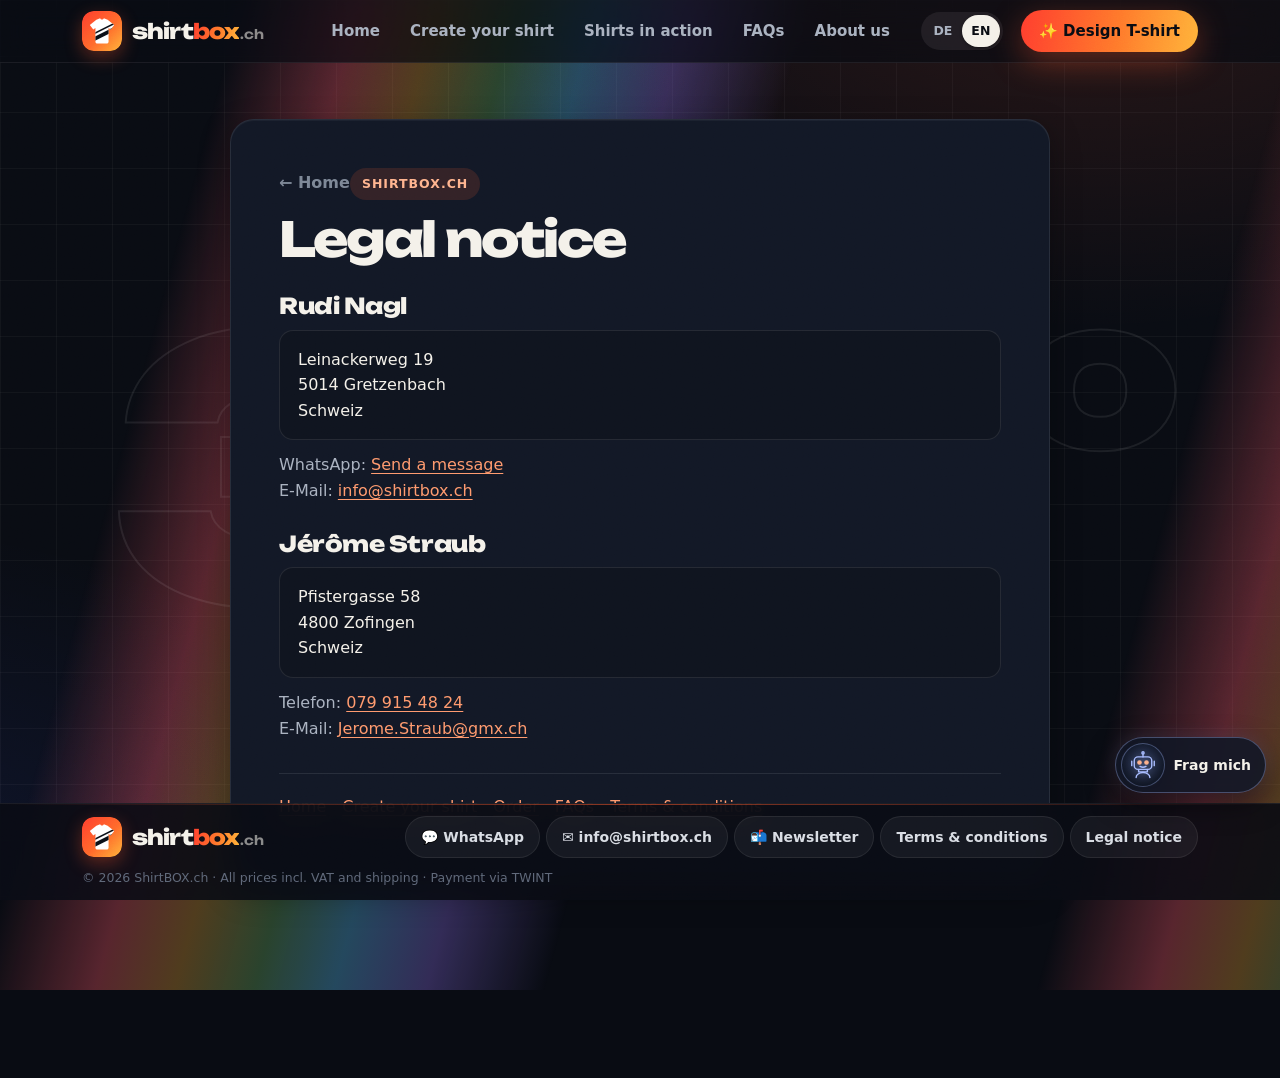
<file: impressum.html>
<!doctype html>
<html lang="de-CH">
<head><meta charset="utf-8"><meta name="viewport" content="width=device-width, initial-scale=1"><title>Impressum · ShirtBOX.ch</title><link href="shirtbox-icon.svg" rel="icon" type="image/svg+xml"/><link href="shirtbox.css?v=20261024-360" rel="stylesheet"/><link href="marke.css?v=20261024-fuss" rel="stylesheet"/>
</head>
<body class="page-legal"><header class="masthead">
<a aria-label="ShirtBOX.ch – Startseite" class="brand" href="index.html"><img class="logo-icon" src="shirtbox-icon.svg" alt="" width="64" height="64"/><span class="logo-word">shirt<b>box</b><small>.ch</small></span></a>
<nav aria-label="Hauptnavigation"><a href="index.html">Startseite</a><a href="designhilfe.html">Shirt erstellen</a><a href="shirts-live.html">Shirts live</a><a href="faq.html">FAQs</a><a href="ueber-uns.html">Über uns</a></nav>
<a class="mobile-order-shortcut" href="bestellen.html#bestellen" hidden aria-hidden="true">Zur Bestellung</a>
<div aria-label="Sprache / Language" class="language-switch"><button data-lang="de" type="button">DE</button><button data-lang="en" type="button">EN</button></div>
<a class="btn btn-primary head-cta" href="designhilfe.html">✨ T-Shirt designen</a>
</header><main class="legal-page"><a class="legal-back" href="index.html">← Startseite</a><div class="result-label">ShirtBOX.ch</div><h1>Impressum</h1>
<section><h2>Rudi Nagl</h2><address class="seller-address">Leinackerweg 19<br>5014 Gretzenbach<br>Schweiz</address><p>WhatsApp: <a href="https://wa.me/41764690100" target="_blank" rel="noopener">Nachricht senden</a><br>E-Mail: <a href="mailto:info@shirtbox.ch">info@shirtbox.ch</a></p></section>
<section><h2>Jérôme Straub</h2><address class="seller-address">Pfistergasse 58<br>4800 Zofingen<br>Schweiz</address><p>Telefon: <a href="tel:+41799154824">079 915 48 24</a><br>E-Mail: <a href="mailto:Jerome.Straub@gmx.ch">Jerome.Straub@gmx.ch</a></p></section>
<p class="legal-actions"><a href="index.html">Startseite</a><a href="designhilfe.html">Shirt erstellen</a><a href="bestellen.html">Bestellen</a><a href="faq.html">FAQs</a><a href="agb.html">AGB</a></p></main>
<footer class="site-footer">
<div class="footer-inner">
<a aria-label="ShirtBOX.ch – Startseite" class="brand" href="index.html"><img class="logo-icon" src="shirtbox-icon.svg" alt="" width="64" height="64" loading="lazy"/><span class="logo-word">shirt<b>box</b><small>.ch</small></span></a>
<nav class="footer-links" aria-label="Kontakt und Rechtliches"><a class="wa" href="https://wa.me/41764690100" rel="noopener" target="_blank">💬 WhatsApp</a><a href="mailto:info@shirtbox.ch">✉️ info@shirtbox.ch</a><a href="newsletter.html">📬 Newsletter</a><a href="agb.html">AGB</a><a href="impressum.html">Impressum</a></nav>
</div>
<p class="footer-legal"><a class="footer-admin" href="https://admin.shirtbox.ch/" rel="nofollow">© 2026 ShirtBOX.ch</a> · Alle Preise inkl. MwSt. und Versand · Bezahlung per TWINT</p>
</footer><script defer src="navigation.js?v=20261114-hochformat-2"></script><script defer src="language.js?v=20261031-5mb"></script><script defer src="shirti.js?v=20261031-5mb"></script>
</body></html>
</file>
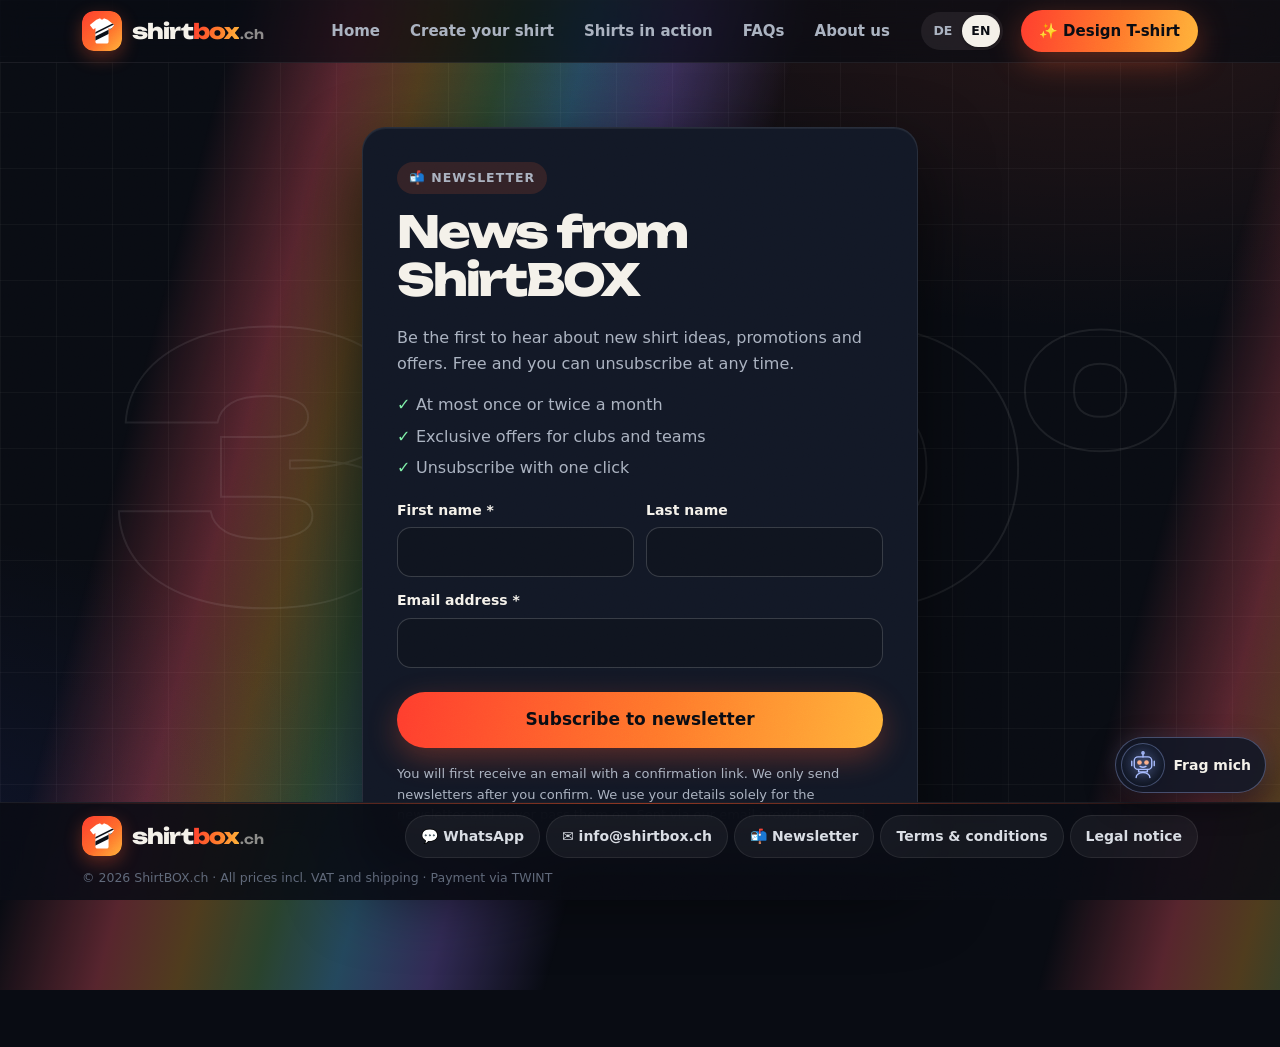
<file: newsletter.html>
<!DOCTYPE html>
<html lang="de-CH">
<head>
<meta charset="utf-8"/>
<meta content="width=device-width, initial-scale=1" name="viewport"/>
<meta content="ShirtBOX-Newsletter: Neuigkeiten, Aktionen und Angebote rund um Ihr individuelles 360°-Shirt. Kostenlos und jederzeit abbestellbar." name="description"/>
<title>Newsletter · ShirtBOX.ch</title>
<link href="shirtbox-icon.svg" rel="icon" type="image/svg+xml"/><link href="shirtbox.css?v=20261024-360" rel="stylesheet"/><link href="marke.css?v=20261024-fuss" rel="stylesheet"/>
<style>
.nl{max-width:620px;margin:0 auto;padding:clamp(28px,5vw,64px) var(--gutter) clamp(48px,7vw,88px)}
.nl-card{padding:clamp(22px,4vw,34px);border-radius:24px;background:var(--surface);border:1px solid var(--line);box-shadow:var(--shadow-lg)}
.nl h1{font-size:clamp(28px,5vw,44px)}
.nl p{color:var(--ink-2)}
.nl-form{display:grid;gap:12px;margin-top:18px}
.nl-form .two{display:grid;grid-template-columns:1fr 1fr;gap:12px}
.nl-form label{display:block;font-size:14px;font-weight:700;color:var(--ink)}
.nl-form input:not([type=checkbox]){display:block;width:100%;min-height:50px;margin-top:6px;padding:12px 14px;border:1.5px solid var(--line-2);border-radius:14px;background:var(--surface-2);color:var(--ink);font:inherit}
.nl-form input:focus{outline:2px solid #ff5b2e66;border-color:var(--accent)}
.nl-btn{display:inline-flex;align-items:center;justify-content:center;min-height:56px;padding:0 28px;border:0;border-radius:999px;background:var(--fire);color:var(--on-accent);font:inherit;font-size:17px;font-weight:850;cursor:pointer;box-shadow:0 10px 30px #ff5b2e4d}
.nl-btn:disabled{opacity:.6;cursor:progress}
.nl-btn.ghost{background:transparent;color:var(--ink);box-shadow:inset 0 0 0 2px var(--line-2)}
.nl-note{margin:4px 0 0;font-size:13px;color:var(--ink-3)}
.nl-msg{margin:16px 0 0;padding:14px 16px;border-radius:14px;font-weight:650}
.nl-msg.good{background:var(--mint-soft);color:#7ff0a8}.nl-msg.bad{background:#3a1a1c;color:var(--error)}
.nl-list{margin:14px 0 0;padding:0;list-style:none;display:grid;gap:6px;color:var(--ink-2)}
.nl-list li::before{content:"✓ ";color:#7ff0a8;font-weight:900}
.trap{position:absolute;left:-9999px;width:1px;height:1px;overflow:hidden}
@media(max-width:560px){.nl-form .two{grid-template-columns:1fr}.nl-btn{width:100%}}
</style>
</head>
<body>
<main class="shell">
<header class="masthead">
<a aria-label="ShirtBOX.ch – Startseite" class="brand" href="index.html"><img class="logo-icon" src="shirtbox-icon.svg" alt="" width="64" height="64"/><span class="logo-word">shirt<b>box</b><small>.ch</small></span></a>
<nav aria-label="Hauptnavigation"><a href="index.html">Startseite</a><a href="designhilfe.html">Shirt erstellen</a><a href="shirts-live.html">Shirts live</a><a href="faq.html">FAQs</a><a href="ueber-uns.html">Über uns</a></nav>
<a class="mobile-order-shortcut" href="bestellen.html#bestellen" hidden aria-hidden="true">Zur Bestellung</a>
<div aria-label="Sprache / Language" class="language-switch"><button data-lang="de" type="button">DE</button><button data-lang="en" type="button">EN</button></div>
<a class="btn btn-primary head-cta" href="designhilfe.html">✨ T-Shirt designen</a>
</header>

<section class="nl" aria-labelledby="nl-title">
<div class="nl-card">
<!-- Anmeldung -->
<div id="nl-anmelden">
<p class="hero-kicker">📬 Newsletter</p>
<h1 id="nl-title">Neuigkeiten von ShirtBOX</h1>
<p>Erfahren Sie als Erste von neuen Shirt-Ideen, Aktionen und Angeboten. Kostenlos und jederzeit abbestellbar.</p>
<ul class="nl-list"><li>Höchstens ein- bis zweimal im Monat</li><li>Exklusive Aktionen für Vereine und Teams</li><li>Abmeldung mit einem Klick</li></ul>
<form class="nl-form" id="nl-form" novalidate>
<div class="two"><label>Vorname *<input id="nl-vorname" autocomplete="given-name" maxlength="80" required/></label><label>Nachname<input id="nl-nachname" autocomplete="family-name" maxlength="80"/></label></div>
<label>E-Mail-Adresse *<input id="nl-email" type="email" autocomplete="email" maxlength="254" required/></label>
<div class="trap" aria-hidden="true"><label>Website<input id="nl-website" tabindex="-1" autocomplete="off"/></label></div>
<div class="cf-turnstile" data-sitekey="0x4AAAAAAFkDAIIYBJZ9VFKw" data-theme="dark"></div>
<button class="nl-btn" id="nl-submit" type="submit">Newsletter abonnieren</button>
<p class="nl-note">Sie erhalten zuerst eine E-Mail mit einem Bestätigungslink. Erst nach Ihrer Bestätigung senden wir Ihnen Newsletter. Ihre Angaben verwenden wir ausschliesslich für den Newsletter und geben sie nicht weiter. Versand über unseren E-Mail-Dienstleister Resend.</p>
<p class="nl-msg" id="nl-msg" role="status" aria-live="polite" hidden></p>
</form>
</div>
<!-- Bestätigung / Abmeldung über Link aus der E-Mail -->
<div id="nl-link" hidden>
<p class="hero-kicker">📬 Newsletter</p>
<h1 id="nl-link-title"></h1>
<p id="nl-link-text"></p>
<button class="nl-btn" id="nl-link-button" type="button"></button>
<p class="nl-msg" id="nl-link-msg" role="status" aria-live="polite" hidden></p>
<p style="margin-top:18px"><a href="index.html">← Zur Startseite</a></p>
</div>
</div>
</section>

<footer class="site-footer">
<div class="footer-inner">
<a aria-label="ShirtBOX.ch – Startseite" class="brand" href="index.html"><img class="logo-icon" src="shirtbox-icon.svg" alt="" width="64" height="64" loading="lazy"/><span class="logo-word">shirt<b>box</b><small>.ch</small></span></a>
<nav class="footer-links" aria-label="Kontakt und Rechtliches"><a class="wa" href="https://wa.me/41764690100" rel="noopener" target="_blank">💬 WhatsApp</a><a href="mailto:info@shirtbox.ch">✉️ info@shirtbox.ch</a><a href="newsletter.html" aria-current="page">📬 Newsletter</a><a href="agb.html">AGB</a><a href="impressum.html">Impressum</a></nav>
</div>
<p class="footer-legal"><a class="footer-admin" href="https://admin.shirtbox.ch/" rel="nofollow">© 2026 ShirtBOX.ch</a> · Alle Preise inkl. MwSt. und Versand · Bezahlung per TWINT</p>
</footer>
</main>
<script defer src="newsletter.js?v=20261031-hinweis"></script>
<script defer src="navigation.js?v=20261114-hochformat-2"></script>
<script defer src="language.js?v=20261031-5mb"></script>
<script src="https://challenges.cloudflare.com/turnstile/v0/api.js" async defer></script>
<script defer src="shirti.js?v=20261031-5mb"></script>
</body>
</html>
</file>
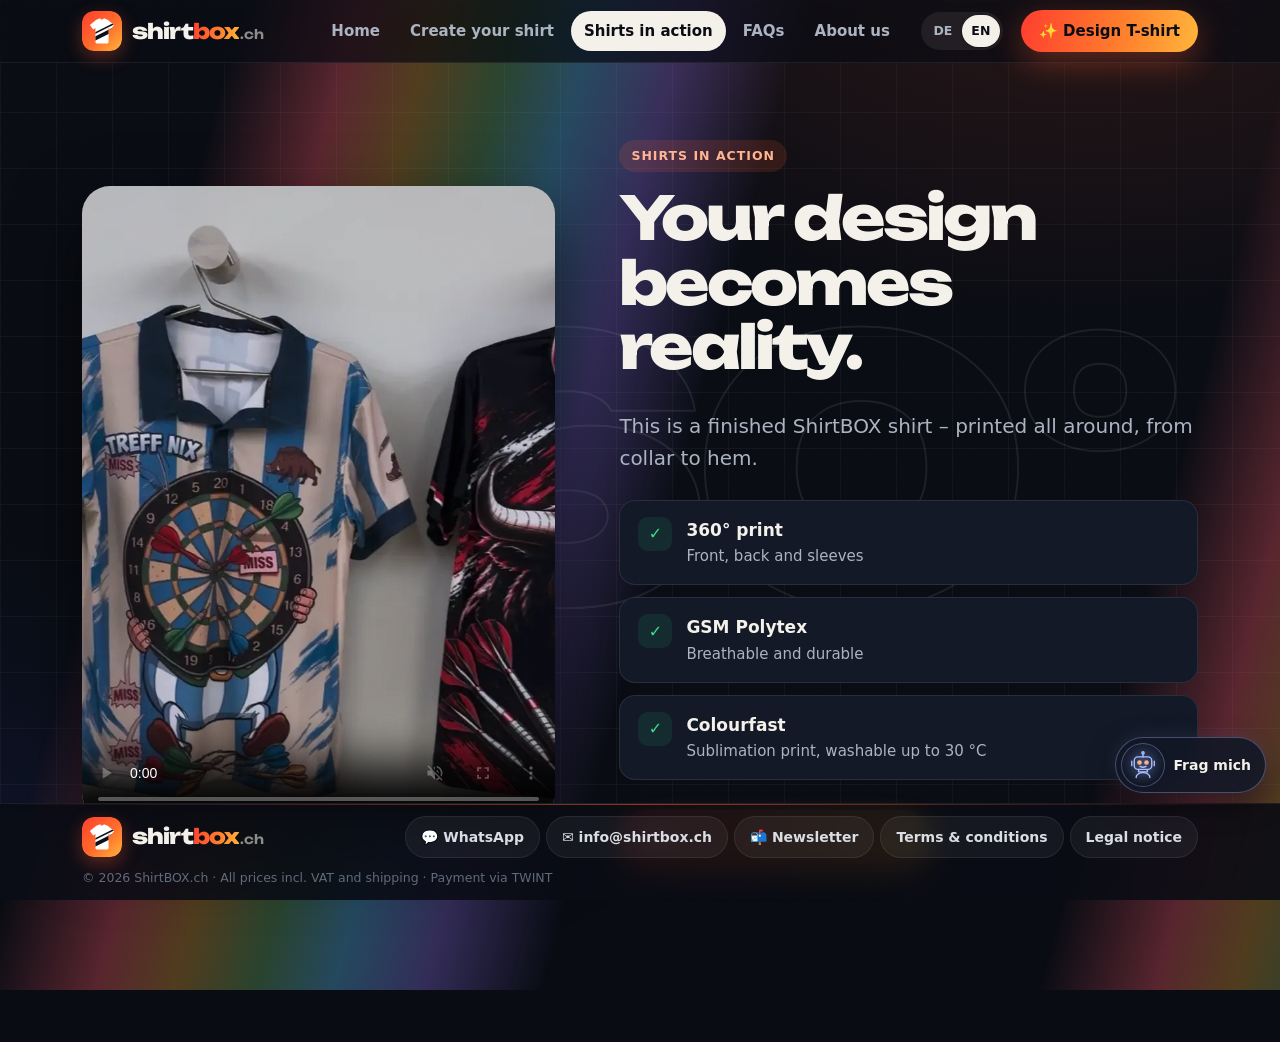
<file: shirts-live.html>
<!doctype html>
<html lang="de-CH">
<head>
<meta charset="utf-8"><meta name="viewport" content="width=device-width,initial-scale=1">
<meta name="description" content="So sieht ein fertiges ShirtBOX-Shirt aus: 360°-Sublimationsdruck auf Vorder- und Rückseite und Ärmeln.">
<title>Shirts live · ShirtBOX.ch</title>
<link href="shirtbox-icon.svg" rel="icon" type="image/svg+xml"/><link href="shirtbox.css?v=20261024-360" rel="stylesheet"/><link href="marke.css?v=20261024-fuss" rel="stylesheet"/>
</head>
<body class="page-live">
<main class="shell">
<header class="masthead">
<a aria-label="ShirtBOX.ch – Startseite" class="brand" href="index.html"><img class="logo-icon" src="shirtbox-icon.svg" alt="" width="64" height="64"/><span class="logo-word">shirt<b>box</b><small>.ch</small></span></a>
<nav aria-label="Hauptnavigation"><a href="index.html">Startseite</a><a href="designhilfe.html">Shirt erstellen</a><a aria-current="page" href="shirts-live.html">Shirts live</a><a href="faq.html">FAQs</a><a href="ueber-uns.html">Über uns</a></nav>
<a class="mobile-order-shortcut" href="bestellen.html#bestellen" hidden aria-hidden="true">Zur Bestellung</a>
<div aria-label="Sprache / Language" class="language-switch"><button data-lang="de" type="button">DE</button><button data-lang="en" type="button">EN</button></div>
<a class="btn btn-primary head-cta" href="designhilfe.html">✨ T-Shirt designen</a>
</header>

<section class="live" aria-labelledby="live-title">
<div class="live-video">
<video id="shirt-example-video" autoplay muted loop playsinline controls preload="auto" poster="videos/shirt-detail.webp" width="720" height="966" aria-label="Fertiges Shirt mit Darts-Motiv: Vorderseite, Rückseite und Details.">
<source src="videos/shirt-detail.mp4" type="video/mp4">
Ihr Browser unterstützt die Videowiedergabe nicht. <a href="videos/shirt-detail.mp4">Video öffnen</a>.
</video>
</div>
<div class="live-copy">
<p class="hero-kicker">SHIRTS LIVE</p>
<h1 id="live-title">Ihr Design wird Wirklichkeit.</h1>
<p class="live-lead">So sieht ein fertiges ShirtBOX-Shirt aus – rundum bedruckt, vom Kragen bis zum Saum.</p>
<ul class="live-facts">
<li><strong>360°-Druck</strong><span>Vorderseite, Rückseite und Ärmel</span></li>
<li><strong>GSM-Polytex</strong><span>Atmungsaktiv und strapazierfähig</span></li>
<li><strong>Farbecht</strong><span>Sublimationsdruck, waschbar bis 30 °C</span></li>
</ul>
<a class="live-cta" href="designhilfe.html">🎲 Eigenes Shirt gestalten</a>
</div>
</section>

<footer class="site-footer">
<div class="footer-inner">
<a aria-label="ShirtBOX.ch – Startseite" class="brand" href="index.html"><img class="logo-icon" src="shirtbox-icon.svg" alt="" width="64" height="64" loading="lazy"/><span class="logo-word">shirt<b>box</b><small>.ch</small></span></a>
<nav class="footer-links" aria-label="Kontakt und Rechtliches"><a class="wa" href="https://wa.me/41764690100" rel="noopener" target="_blank">💬 WhatsApp</a><a href="mailto:info@shirtbox.ch">✉️ info@shirtbox.ch</a><a href="newsletter.html">📬 Newsletter</a><a href="agb.html">AGB</a><a href="impressum.html">Impressum</a></nav>
</div>
<p class="footer-legal"><a class="footer-admin" href="https://admin.shirtbox.ch/" rel="nofollow">© 2026 ShirtBOX.ch</a> · Alle Preise inkl. MwSt. und Versand · Bezahlung per TWINT</p>
</footer>
</main>
<script>(()=>{const v=document.getElementById("shirt-example-video");if(!v)return;const slow=()=>{v.defaultPlaybackRate=.75;v.playbackRate=.75};slow();v.addEventListener("loadedmetadata",slow);v.addEventListener("play",slow)})();</script><script defer src="navigation.js?v=20261114-hochformat-2"></script><script defer src="language.js?v=20261031-5mb"></script>
<script defer src="shirti.js?v=20261031-5mb"></script>
</body>
</html>
</file>
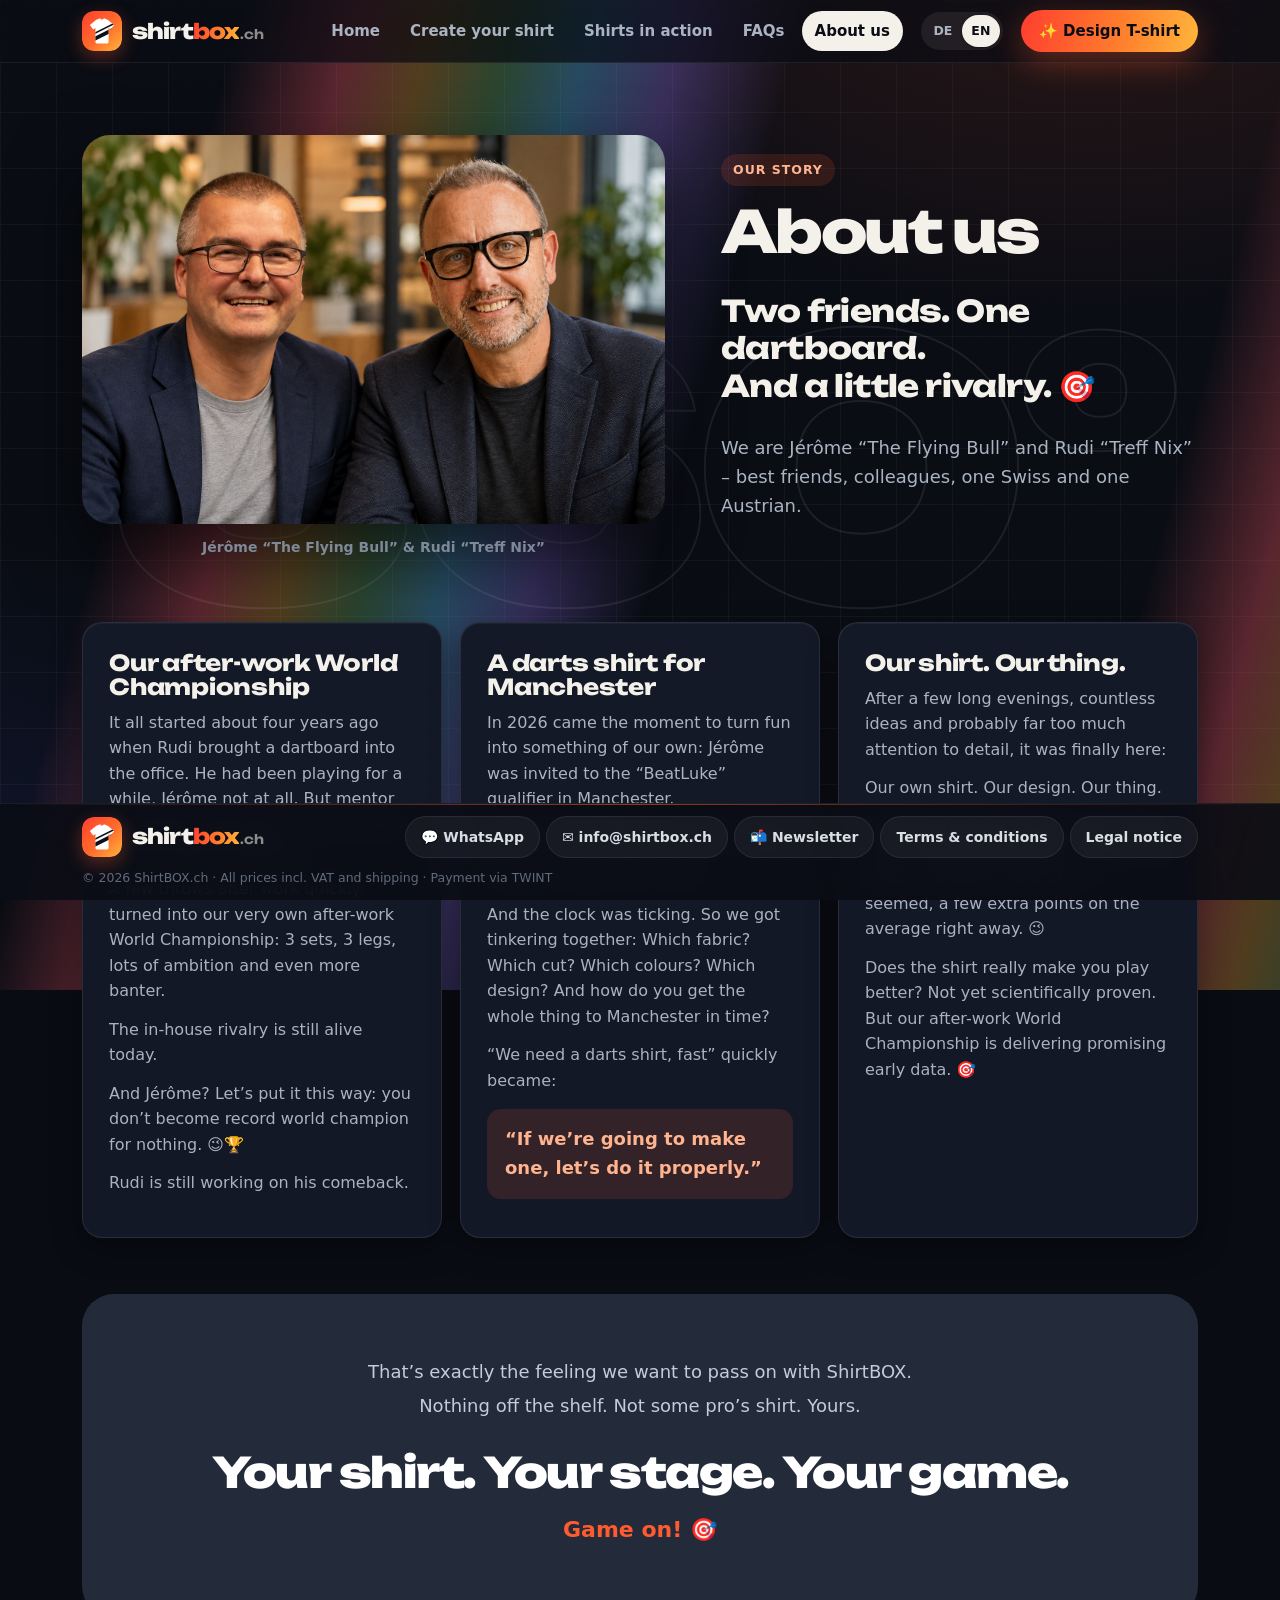
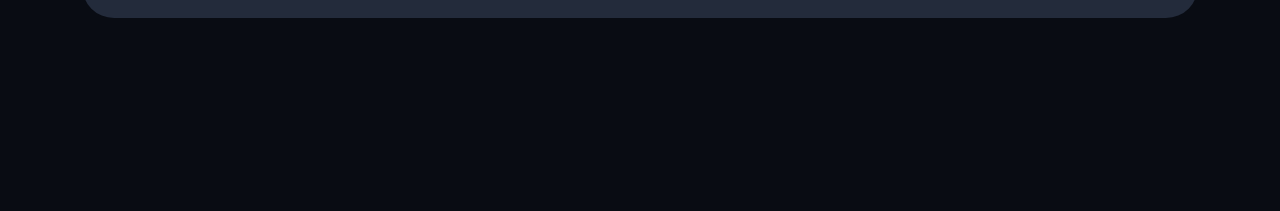
<file: ueber-uns.html>
<!doctype html>
<html lang="de-CH">
<head>
  <meta charset="utf-8">
  <meta name="viewport" content="width=device-width, initial-scale=1">
  <meta name="description" content="ShirtBOX – individuell bedruckte Shirts für Sport, Freizeit und Vereine. Eigenes Motiv hochladen und Ihr persönliches Shirt bestellen.">
  <title>Über uns · ShirtBOX · Individuelle Shirts für Sport, Freizeit und Vereine</title>
  <script>if ("scrollRestoration" in history) history.scrollRestoration = "manual";</script>
<link href="shirtbox-icon.svg" rel="icon" type="image/svg+xml"/><link href="shirtbox.css?v=20261024-360" rel="stylesheet"/><link href="marke.css?v=20261024-fuss" rel="stylesheet"/>
</head>
<body class="page-about">
  <main class="shell">
    <header class="masthead">
<a aria-label="ShirtBOX.ch – Startseite" class="brand" href="index.html"><img class="logo-icon" src="shirtbox-icon.svg" alt="" width="64" height="64"/><span class="logo-word">shirt<b>box</b><small>.ch</small></span></a>
<nav aria-label="Hauptnavigation"><a href="index.html">Startseite</a><a href="designhilfe.html">Shirt erstellen</a><a href="shirts-live.html">Shirts live</a><a href="faq.html">FAQs</a><a aria-current="page" href="ueber-uns.html">Über uns</a></nav>
<a class="mobile-order-shortcut" href="bestellen.html#bestellen" hidden aria-hidden="true">Zur Bestellung</a>
<div aria-label="Sprache / Language" class="language-switch"><button data-lang="de" type="button">DE</button><button data-lang="en" type="button">EN</button></div>
<a class="btn btn-primary head-cta" href="designhilfe.html">✨ T-Shirt designen</a>
</header>
    <section class="about-us" id="ueber-uns" aria-labelledby="about-title">
      <div class="about-intro">
        <figure class="about-portrait">
          <img src="bilder/jerome-rudi.png" width="1536" height="1024" loading="lazy" alt="Jérôme und Rudi, die beiden Freunde hinter ShirtBOX, im gemeinsamen Business-Casual-Porträt.">
          <figcaption>Jérôme „The Flying Bull“ &amp; Rudi „Treff Nix“</figcaption>
        </figure>
        <div class="about-intro-copy">
          <p class="hero-kicker">UNSERE STORY</p>
          <h2 id="about-title">Über uns</h2>
          <p class="about-lead">Zwei Freunde. Eine Scheibe.<br>Und eine kleine Rivalität. 🎯</p>
          <p>Wir sind Jérôme „The Flying Bull“ und Rudi „Treff Nix“ – beste Freunde, Arbeitskollegen, ein Schweizer und ein Österreicher.</p>
        </div>
      </div>
      <div class="about-story">
        <article aria-labelledby="about-darts-title">
          <h3 id="about-darts-title">Unsere AfterWork-WM</h3>
          <p>Alles begann vor rund vier Jahren, als Rudi eine Dartscheibe ins Büro brachte. Er spielte schon länger, Jérôme noch gar nicht. Doch Mentor Rudi brauchte nicht lange – und der Dartsvirus war übertragen.</p>
          <p>Aus ein paar Würfen nach Feierabend wurde schnell unsere eigene AfterWork-WM: 3 Sätze, 3 Legs, viel Ehrgeiz und noch mehr Sprüche.</p>
          <p>Die interne Rivalität lebt bis heute.</p>
          <p>Und Jérôme? Sagen wir so: Rekordweltmeister wird man nicht ohne Grund. 😉🏆</p>
          <p>Rudi arbeitet noch am Comeback.</p>
        </article>
        <article aria-labelledby="about-manchester-title">
          <h3 id="about-manchester-title">Ein Dartshirt für Manchester</h3>
          <p>2026 kam dann der Moment, aus Spass etwas Eigenes zu machen: Jérôme wurde zur „BeatLuke“-Vorausscheidung nach Manchester eingeladen.</p>
          <p>Eine Voraussetzung: ein eigenes Dartshirt.</p>
          <p>Nur hatten wir keines.</p>
          <p>Und die Zeit lief. Also wurde gemeinsam getüftelt: Welcher Stoff? Welcher Schnitt? Welche Farben? Welches Design? Und wie bekommt man das Ganze rechtzeitig nach Manchester?</p>
          <p>Aus „Wir brauchen schnell ein Dartshirt“ wurde ziemlich schnell:</p>
          <blockquote>„Wenn wir schon eins machen, dann richtig.“</blockquote>
        </article>
        <article aria-labelledby="about-shirt-title">
          <h3 id="about-shirt-title">Unser Shirt. Unser Ding.</h3>
          <p>Nach einigen langen Abenden, unzähligen Ideen und vermutlich viel zu viel Detailverliebtheit war es endlich da:</p>
          <p>Unser eigenes Shirt. Unser Design. Unser Ding.</p>
          <p>Und beim ersten Anziehen war klar: Das fühlt sich anders an. Ein bisschen mehr Stolz, eine breitere Brust und gefühlt direkt ein paar Punkte mehr im Average. 😉</p>
          <p>Ob das Shirt wirklich besser spielen lässt? Wissenschaftlich noch nicht bewiesen. Unsere AfterWork-WM liefert aber erste vielversprechende Daten. 🎯</p>
        </article>
      </div>
      <div class="about-finish">
          <p>Genau dieses Gefühl wollen wir mit ShirtBOX weitergeben.</p>
          <p>Kein 08/15. Kein Shirt von irgendeinem Profi. Sondern deins.</p>
        <p class="about-motto">Dein Shirt. Deine Bühne. Dein Spiel.</p>
        <p class="about-game-on">Game on! 🎯</p>
        
      </div>
    </section>
  <footer class="site-footer">
<div class="footer-inner">
<a aria-label="ShirtBOX.ch – Startseite" class="brand" href="index.html"><img class="logo-icon" src="shirtbox-icon.svg" alt="" width="64" height="64" loading="lazy"/><span class="logo-word">shirt<b>box</b><small>.ch</small></span></a>
<nav class="footer-links" aria-label="Kontakt und Rechtliches"><a class="wa" href="https://wa.me/41764690100" rel="noopener" target="_blank">💬 WhatsApp</a><a href="mailto:info@shirtbox.ch">✉️ info@shirtbox.ch</a><a href="newsletter.html">📬 Newsletter</a><a href="agb.html">AGB</a><a href="impressum.html">Impressum</a></nav>
</div>
<p class="footer-legal"><a class="footer-admin" href="https://admin.shirtbox.ch/" rel="nofollow">© 2026 ShirtBOX.ch</a> · Alle Preise inkl. MwSt. und Versand · Bezahlung per TWINT</p>
</footer>
  </main>
<script defer src="navigation.js?v=20261023-neu"></script><script defer src="language.js?v=20261024-newsletter"></script></body>
</html>
</file>
<file: shirtbox.css>
/* ShirtBOX Design-System 2026 – dunkel, sportlich, Orange.
   Gilt für alle Seiten. Designer (gestalter.css) und Bestellung (bestellung.css) bauen darauf auf.
   --ink ist die Textfarbe (hell), --solid die dunkle Füllfläche, --on-accent der Text auf Orange. */
:root{
  color-scheme:dark;
  --bg:#090c13;--surface:#121826;--surface-2:#0f141f;--ink:#f4f1ea;--ink-2:#aab2c0;--ink-3:#7d8796;
  --line:#ffffff17;--line-2:#ffffff2b;--solid:#232b3b;--on-accent:#090c13;
  --accent:#ff5b2e;--accent-hover:#ff7a54;--accent-soft:#ff5b2e24;
  --fire:linear-gradient(100deg,#ff3d2e,#ff7a2b 55%,#ffb43a);
  --blue:#7d9bff;--blue-soft:#3b5bff26;--sand:#3a3122;--mint:#3ddc8a;--mint-soft:#1f9d6126;--warn:#f4b000;--error:#ff6b5e;
  --radius:20px;--radius-sm:12px;--shadow:0 1px 0 #ffffff0a inset,0 10px 30px #00000059;--shadow-lg:0 1px 0 #ffffff0f inset,0 30px 70px #000000a6;
  --font:"Inter","Segoe UI Variable Text","Segoe UI",system-ui,-apple-system,"Helvetica Neue",Arial,sans-serif;
  --display:"Unbounded","Segoe UI Variable Display","Segoe UI",system-ui,-apple-system,"Helvetica Neue",Arial,sans-serif;
  --wrap:1180px;--gutter:clamp(16px,4vw,32px);
}
*,*::before,*::after{box-sizing:border-box}
/* Feines Raster, orange und blaue Lichtflecken hinter jeder Seite. Der Hintergrund liegt auf html, damit der Regenbogen-Wind (body::after) dazwischen Platz hat. */
html{scroll-behavior:smooth;-webkit-text-size-adjust:100%;background:linear-gradient(#ffffff09 1px,transparent 1px) 0 0/56px 56px fixed,linear-gradient(90deg,#ffffff09 1px,transparent 1px) 0 0/56px 56px fixed,radial-gradient(900px 600px at 85% -10%,#ff5b2e26,transparent 70%) fixed,radial-gradient(800px 600px at -10% 105%,#3b5bff1f,transparent 70%) fixed,var(--bg)}
body{margin:0;background:transparent;color:var(--ink);font:16px/1.6 var(--font);-webkit-font-smoothing:antialiased;overflow-x:hidden}
/* Regenbogen-Wind: feine, helle Farbschleier ziehen langsam von rechts nach links über den Hintergrund. */
body::after{content:"";position:fixed;top:-10vh;left:0;z-index:-1;width:300vw;height:120vh;pointer-events:none;
  background:repeating-linear-gradient(105deg,transparent 0,transparent 20vw,#ff5b6a52 29vw,#ffb43a4a 35vw,#9dff8a3a 41vw,#5ec8ff52 47vw,#9b7bff4a 54vw,transparent 63vw,transparent 80vw);
  animation:sbWind 26s linear infinite;will-change:transform}
@keyframes sbWind{from{transform:translate3d(0,0,0)}to{transform:translate3d(-80vw,0,0)}}
@media(prefers-reduced-motion:reduce){body::after{animation:none}}
/* Feiner 360°-Schriftzug als Wasserzeichen hinter allen Seiten (bleibt beim Scrollen stehen). */
html::after{content:"360°";position:fixed;left:50%;top:52%;z-index:-1;transform:translate(-50%,-50%);pointer-events:none;user-select:none;
  font-family:"Unbounded","Segoe UI",system-ui,sans-serif;font-size:clamp(120px,28vw,560px);font-weight:900;letter-spacing:-.06em;line-height:1;white-space:nowrap;
  color:transparent;-webkit-text-stroke:2px #ffffff14}
@media(max-width:700px){html::after{font-size:36vw;-webkit-text-stroke:1.5px #ffffff1f}}
/* Feine Körnung gegen den sterilen Look. */
body::before{content:"";position:fixed;inset:0;z-index:200;pointer-events:none;opacity:.07;mix-blend-mode:overlay;background-image:url("data:image/svg+xml,%3Csvg xmlns='http://www.w3.org/2000/svg' width='160' height='160'%3E%3Cfilter id='n'%3E%3CfeTurbulence type='fractalNoise' baseFrequency='.85' numOctaves='3' stitchTiles='stitch'/%3E%3C/filter%3E%3Crect width='100%25' height='100%25' filter='url(%23n)'/%3E%3C/svg%3E")}
img,video{max-width:100%;height:auto}
a{color:#ff9a6e;text-underline-offset:3px}
a:hover{color:var(--ink)}
h1,h2,h3{font-family:var(--display);color:var(--ink);line-height:1.08;letter-spacing:-.03em;margin:0 0 .5em}
h1{font-size:clamp(32px,5vw,60px);font-weight:800;letter-spacing:-.05em}
h2{font-size:clamp(24px,3.4vw,42px);font-weight:800;letter-spacing:-.045em}
h3{font-size:20px;font-weight:750;letter-spacing:-.01em}
p{margin:0 0 1em}
[hidden]{display:none!important}
:focus-visible{outline:3px solid var(--blue);outline-offset:3px;border-radius:6px}
html[lang=en] [data-only=de],html:not([lang=en]) [data-only=en]{display:none!important}
.sr-only{position:absolute!important;width:1px;height:1px;overflow:hidden;clip:rect(0 0 0 0);white-space:nowrap}
.trap{position:absolute!important;left:-9999px;width:1px;height:1px;overflow:hidden}
.wrap{max-width:var(--wrap);margin:0 auto;padding:0 var(--gutter)}
.shell{display:block}

/* Knöpfe */
.btn{display:inline-flex;align-items:center;justify-content:center;gap:8px;min-height:52px;padding:0 26px;border:0;border-radius:999px;font:inherit;font-size:17px;font-weight:800;text-decoration:none;cursor:pointer;transition:transform .15s,background .15s,box-shadow .15s}
.btn-primary{background:var(--fire);color:var(--on-accent);box-shadow:0 10px 32px #ff5b2e59}
.btn-primary:hover{background:var(--fire);color:var(--on-accent);transform:translateY(-2px);box-shadow:0 16px 44px #ff5b2e80}
.btn-dark{background:var(--solid);color:#fff}
.btn-dark:hover{background:#2a3346;color:#fff;transform:translateY(-2px)}
.btn-ghost{background:transparent;color:var(--ink);box-shadow:inset 0 0 0 2px var(--line-2)}
.btn-ghost:hover{box-shadow:inset 0 0 0 2px var(--ink);color:var(--ink)}
.btn-lg{min-height:60px;padding:0 32px;font-size:18px}
.kicker,.hero-kicker,.result-label{display:inline-flex;align-items:center;gap:8px;margin:0 0 14px;padding:6px 12px;border-radius:999px;background:var(--accent-soft);color:#ffb48f;font-size:12.5px;font-weight:800;letter-spacing:.08em;text-transform:uppercase}

/* Kopfzeile */
.masthead{position:sticky;top:0;z-index:100;display:flex;align-items:center;gap:18px;max-width:none;margin:0;padding:10px max(var(--gutter),calc((100vw - var(--wrap))/2 + var(--gutter)));background:#090c13b8;backdrop-filter:saturate(1.4) blur(14px);-webkit-backdrop-filter:saturate(1.4) blur(14px);border-bottom:1px solid #ffffff12}
.masthead nav{display:flex;align-items:center;gap:4px;margin-left:auto}
.masthead nav a{padding:8px 13px;border-radius:999px;color:var(--ink-2);font-size:15px;font-weight:650;text-decoration:none;white-space:nowrap;transition:background .15s,color .15s}
.masthead nav a:hover{background:#ffffff12;color:var(--ink)}
.masthead nav a[aria-current=page]{background:var(--ink);color:var(--bg)}
.masthead nav .order-return-link{background:var(--mint-soft);color:#7ff0a8}
.masthead nav .order-return-link:hover{background:#1d4a35;color:#7ff0a8}
.mobile-order-shortcut{display:none!important}
.language-switch{display:flex;flex:none;padding:3px;border-radius:999px;background:#ffffff12}
.language-switch button{min-width:38px;min-height:32px;padding:0 9px;border:0;border-radius:999px;background:transparent;color:var(--ink-2);font:inherit;font-size:12.5px;font-weight:800;cursor:pointer}
.language-switch button.active{background:var(--ink);color:var(--bg);box-shadow:0 1px 3px #00000066}
.head-cta{flex:none;min-height:42px;padding:0 18px;font-size:15px}
@media(max-width:1040px){.head-cta{display:none}}
@media(max-width:860px){
  .masthead{flex-wrap:wrap;gap:8px 12px;padding-top:8px;padding-bottom:6px}
  .language-switch{margin-left:auto}
  .masthead nav{order:3;width:calc(100% + 2*var(--gutter));margin:0 calc(-1*var(--gutter));padding:2px var(--gutter) 4px;overflow-x:auto;scrollbar-width:none;gap:6px}
  .masthead nav::-webkit-scrollbar{display:none}
  .masthead nav a{padding:7px 13px;font-size:14px;background:#ffffff0d}
}

/* Logo und Fusszeile: siehe marke.css */

/* Abschnitte */
.section{padding:clamp(56px,8vw,104px) 0}
.section-head{max-width:720px;margin:0 auto clamp(28px,4vw,48px);text-align:center}
.section-head p{color:var(--ink-2);font-size:clamp(16px,1.6vw,19px)}
.section-cta{display:flex;justify-content:center;gap:12px;flex-wrap:wrap;margin-top:clamp(28px,4vw,44px)}
.section-white{background:var(--surface)}
.section-dark{background:var(--solid);color:#d5dbe3}
.section-dark h2,.section-dark h3{color:#fff}

/* Startseite – Hero */
.hero{position:relative;overflow:hidden;padding:clamp(36px,6vw,80px) 0 clamp(48px,7vw,96px)}
.hero::before{content:"";position:absolute;inset:-30% -10% auto auto;width:720px;height:720px;border-radius:50%;background:radial-gradient(circle,#ff5b2e2e,transparent 65%);pointer-events:none}
.hero::after{content:"";position:absolute;inset:auto auto -40% -15%;width:640px;height:640px;border-radius:50%;background:radial-gradient(circle,#2457e61f,transparent 65%);pointer-events:none}
.hero-grid{position:relative;z-index:1;display:grid;grid-template-columns:1.05fr .95fr;gap:clamp(28px,5vw,64px);align-items:center}
.hero h1 .hl{background:linear-gradient(100deg,var(--accent),#ff9a3d);-webkit-background-clip:text;background-clip:text;color:transparent}
.hero-lead{max-width:560px;color:var(--ink-2);font-size:clamp(17px,1.8vw,20px)}
.hero-actions{display:flex;flex-wrap:wrap;gap:12px;margin:28px 0 26px}
.hero-facts{display:flex;flex-wrap:wrap;gap:8px 20px;margin:0;padding:0;list-style:none;color:var(--ink-2);font-size:14.5px;font-weight:600}
.hero-facts li::before{content:"✓";display:inline-grid;place-items:center;width:20px;height:20px;margin-right:7px;border-radius:50%;background:var(--mint-soft);color:var(--mint);font-size:12px;font-weight:900}
.hero-visual{position:relative;height:clamp(340px,40vw,500px)}
.hero-card{position:absolute;width:62%;margin:0;border-radius:22px;overflow:hidden;background:#737373;box-shadow:var(--shadow-lg);border:6px solid #fff}
.hero-card img{display:block;width:100%;aspect-ratio:1/1;object-fit:cover}
.hero-card.c1{left:0;top:12%;transform:rotate(-7deg)}
.hero-card.c2{right:0;top:0;transform:rotate(6deg)}
.hero-card.c3{left:21%;bottom:0;width:58%;transform:rotate(-1deg);z-index:2}
.hero-badge{position:absolute;z-index:3;display:flex;align-items:center;gap:10px;padding:10px 14px;border-radius:16px;background:#fff;box-shadow:var(--shadow-lg);font-size:14px;font-weight:700;line-height:1.25;animation:float 5s ease-in-out infinite}
.hero-badge span{font-size:22px}
.hero-badge small{display:block;color:var(--ink-3);font-weight:600;font-size:12px}
.hero-badge.b1{left:-4%;bottom:16%}
.hero-badge.b2{right:-2%;top:46%;animation-delay:-2.5s}
@keyframes float{50%{transform:translateY(-8px)}}
@media(prefers-reduced-motion:reduce){.hero-badge{animation:none}}
@media(max-width:900px){
  .hero-grid{grid-template-columns:1fr}
  .hero-copy{text-align:center}
  .hero-lead{margin-left:auto;margin-right:auto}
  .hero-actions,.hero-facts{justify-content:center}
  .hero-visual{max-width:460px;width:100%;margin:0 auto;height:min(92vw,420px)}
}
@media(max-width:520px){.hero-actions .btn{width:100%}.hero-badge.b1{left:0}.hero-badge.b2{right:0}}

/* Schritte */
.steps{display:grid;grid-template-columns:repeat(3,1fr);gap:18px;margin:0;padding:0;list-style:none;counter-reset:step}
.step{position:relative;padding:30px 26px 28px;border-radius:var(--radius);background:var(--surface);border:1px solid var(--line);box-shadow:var(--shadow)}
.step-num{display:grid;place-items:center;width:52px;height:52px;margin-bottom:18px;border-radius:16px;background:var(--solid);color:#fff;font-family:var(--display);font-size:24px;font-weight:850}
.step:nth-child(2) .step-num{background:var(--fire);color:var(--on-accent)}
.step:nth-child(3) .step-num{background:var(--blue)}
.step p{margin:0;color:var(--ink-2)}
.step-emoji{position:absolute;top:24px;right:24px;font-size:30px}
@media(max-width:820px){.steps{grid-template-columns:1fr}}

/* Anlässe */
.chips{display:flex;flex-wrap:wrap;justify-content:center;gap:10px;max-width:900px;margin:0 auto}
.chip{display:inline-flex;align-items:center;gap:8px;padding:11px 18px;border-radius:999px;background:var(--surface);border:1px solid var(--line);box-shadow:var(--shadow);font-weight:700;font-size:15.5px;color:var(--ink);text-decoration:none;transition:transform .15s,border-color .15s}
.chip:hover{transform:translateY(-2px);border-color:var(--accent);color:var(--ink)}

/* Karussell */
.box-carousel{max-width:100%;margin:0 auto}
.box-stage{position:relative;height:clamp(300px,36vw,440px);max-width:980px;margin:0 auto;overflow:hidden}
.box-gallery{position:absolute;inset:0;touch-action:pan-y;outline-offset:-5px}
.box-item{position:absolute;left:50%;top:10px;width:clamp(170px,26vw,290px);height:clamp(240px,30vw,360px);padding:0;border:0;background:transparent;cursor:pointer;will-change:transform}
.box-item img{display:block;width:100%;height:100%;object-fit:contain;filter:drop-shadow(0 18px 22px #0e1a2b33)}
.carousel-hint{margin:10px 0 0;text-align:center;color:var(--ink-3);font-size:14px}
.box-viewer{width:min(1000px,96vw);max-height:92vh;padding:16px;border:0;border-radius:24px;background:var(--surface);box-shadow:var(--shadow-lg)}
.box-viewer::backdrop{background:#0e1a2bd9;backdrop-filter:blur(4px)}
.box-viewer-top{display:flex;justify-content:flex-end}
.box-viewer-top button{min-height:44px;padding:0 18px;border:0;border-radius:999px;background:var(--solid);color:#fff;font:inherit;font-weight:700;cursor:pointer}
.box-viewer-images{text-align:center}
.box-viewer-images figure{margin:0}
.box-viewer-images img{width:auto;max-width:100%;max-height:76vh;object-fit:contain}
@media(max-width:600px){.box-stage{height:290px}.box-item{width:180px;height:240px}}

/* Qualität */
.features{display:grid;grid-template-columns:repeat(4,1fr);gap:16px}
.feature{padding:26px 22px;border-radius:var(--radius);background:#ffffff0d;border:1px solid #ffffff1a}
.feature-icon{display:grid;place-items:center;width:48px;height:48px;margin-bottom:16px;border-radius:14px;background:#ffffff14;font-size:24px}
.feature h3{font-size:18px;margin-bottom:6px}
.feature p{margin:0;color:#aab4c2;font-size:15px}
.section-dark .kicker{background:#ff5b2e26;color:#ff9a7a}
.section-dark .section-head p{color:#aab4c2}
.live-teaser{display:flex;align-items:center;justify-content:space-between;gap:20px;flex-wrap:wrap;margin-top:24px;padding:22px 26px;border-radius:var(--radius);background:var(--fire);color:var(--on-accent)}
.live-teaser strong{display:block;font-size:20px}
.live-teaser p{margin:0;font-weight:600}
@media(max-width:960px){.features{grid-template-columns:1fr 1fr}}
@media(max-width:520px){.features{grid-template-columns:1fr}}

/* Preise */
.pricing{display:grid;grid-template-columns:1fr 1fr;gap:20px;max-width:940px;margin:0 auto}
.price-card{padding:32px;border-radius:24px;background:var(--surface);border:1px solid var(--line);box-shadow:var(--shadow)}
.price-card.main{background:var(--solid);color:#d5dbe3;border-color:var(--ink)}
.price-card.main h3{color:#fff}
.price-big{display:flex;align-items:baseline;gap:10px;margin:8px 0 4px;font-family:var(--display);font-size:clamp(46px,6vw,64px);font-weight:850;letter-spacing:-.04em;color:#fff;line-height:1}
.price-big small{font-size:17px;font-weight:600;letter-spacing:0;color:#aab4c2}
.price-list{margin:22px 0 26px;padding:0;list-style:none}
.price-list li{display:flex;gap:10px;padding:7px 0;font-size:15.5px}
.price-list li::before{content:"✓";color:var(--accent);font-weight:900}
.price-table{width:100%;border-collapse:collapse;font-size:16px}
.price-table td{padding:12px 0;border-bottom:1px solid var(--line)}
.price-table td:last-child{text-align:right;font-weight:800}
.price-table tr:last-child td{border-bottom:0}
.price-note{margin:16px 0 0;color:var(--ink-3);font-size:14px}
.price-card .btn{width:100%}
@media(max-width:760px){.pricing{grid-template-columns:1fr}.price-card{padding:26px 22px}}

/* Fragen (Akkordeon, überall gleich) */
.faq-list{max-width:820px;margin:0 auto}
details{border-bottom:1px solid var(--line)}
details summary{position:relative;display:block;padding:20px 48px 20px 0;font-weight:750;font-size:17px;cursor:pointer;list-style:none}
details summary::-webkit-details-marker{display:none}
details summary::after{content:"+";position:absolute;right:4px;top:50%;display:grid;place-items:center;width:32px;height:32px;margin-top:-16px;border-radius:50%;background:#ffffff12;font-size:20px;font-weight:500;transition:transform .2s,background .2s}
details[open] summary::after{transform:rotate(45deg);background:var(--fire);color:var(--on-accent)}
details>p{margin:0 0 20px;color:var(--ink-2)}

/* Abschluss-Band */
.cta-band{position:relative;overflow:hidden;padding:clamp(48px,7vw,80px) clamp(24px,5vw,64px);border-radius:32px;background:var(--solid);color:#c5ccd6;text-align:center}
.cta-band::before{content:"";position:absolute;inset:-50% -20% auto auto;width:560px;height:560px;border-radius:50%;background:radial-gradient(circle,#ff5b2e55,transparent 65%)}
.cta-band>*{position:relative}
.cta-band h2{color:#fff}
.cta-band p{max-width:560px;margin:0 auto 28px;font-size:18px}
.cta-band .help{margin:22px 0 0;font-size:15px}
.cta-band .help a{color:#fff}

/* FAQ-Seite */
.page-head{padding:clamp(36px,6vw,72px) 0 clamp(24px,4vw,40px);text-align:center}
.page-head p{max-width:640px;margin:0 auto;color:var(--ink-2);font-size:clamp(16px,1.6vw,19px)}
.faq{max-width:var(--wrap);margin:0 auto;padding:0 var(--gutter) clamp(56px,8vw,96px)}
.faq-head{padding:clamp(36px,6vw,64px) 0 clamp(24px,4vw,40px);text-align:center}
.faq-head p{color:var(--ink-2);font-size:clamp(16px,1.6vw,19px)}
.faq-grid{display:grid;grid-template-columns:minmax(0,1fr) 340px;gap:28px;align-items:start}
.faq-panel{margin-bottom:18px;padding:8px 28px 8px;border-radius:var(--radius);background:var(--surface);border:1px solid var(--line);box-shadow:var(--shadow)}
.faq-panel h2{margin:22px 0 4px;font-size:22px;letter-spacing:-.02em}
.faq-panel details:last-child{border-bottom:0}
.faq-aside{position:sticky;top:96px;padding:28px;border-radius:24px;background:var(--solid);color:#c5ccd6}
.faq-aside h2{color:#fff;font-size:26px}
.faq-price{display:grid;gap:2px;margin:18px 0 22px;padding:16px;border-radius:16px;background:#ffffff0d}
.faq-price strong{font-family:var(--display);font-size:36px;color:#fff;letter-spacing:-.03em}
.faq-price span{font-size:14px}
.faq-cta,.faq-contact{display:flex;align-items:center;justify-content:center;min-height:52px;border-radius:999px;font-weight:800;text-decoration:none}
.faq-cta{background:var(--fire);color:var(--on-accent)}
.faq-cta:hover{background:var(--fire);color:var(--on-accent)}
.faq-contact{margin-top:10px;color:#fff;box-shadow:inset 0 0 0 2px #ffffff33}
.faq-contact:hover{color:#fff;box-shadow:inset 0 0 0 2px #fff}
@media(max-width:900px){.faq-grid{grid-template-columns:1fr}.faq-aside{position:static}.faq-panel{padding:6px 18px}}

/* Shirts live */
.live{display:grid;grid-template-columns:minmax(0,.9fr) minmax(0,1.1fr);gap:clamp(28px,5vw,64px);align-items:center;max-width:var(--wrap);margin:0 auto;padding:clamp(36px,6vw,80px) var(--gutter)}
.live-video video{display:block;width:100%;height:auto;aspect-ratio:720/966;object-fit:cover;border-radius:28px;background:var(--solid);box-shadow:var(--shadow-lg)}
.live-lead{color:var(--ink-2);font-size:clamp(17px,1.8vw,20px)}
.live-facts{display:grid;gap:12px;margin:26px 0 30px;padding:0;list-style:none}
.live-facts li{display:grid;grid-template-columns:auto 1fr;column-gap:14px;padding:16px 18px;border-radius:16px;background:var(--surface);border:1px solid var(--line)}
.live-facts li::before{content:"✓";grid-row:span 2;display:grid;place-items:center;width:34px;height:34px;border-radius:10px;background:var(--mint-soft);color:var(--mint);font-weight:900}
.live-facts strong{font-size:17px}
.live-facts span{color:var(--ink-2);font-size:15px}
.live-cta{display:inline-flex;align-items:center;min-height:58px;padding:0 30px;border-radius:999px;background:var(--fire);color:var(--on-accent);font-size:18px;font-weight:800;text-decoration:none;box-shadow:0 8px 24px #ff5b2e45}
.live-cta:hover{background:var(--fire);color:var(--on-accent)}
@media(max-width:820px){.live{grid-template-columns:1fr}.live-video{max-width:420px;margin:0 auto}.live-copy{text-align:center}.live-facts{text-align:left}}

/* Über uns */
.about-us{max-width:var(--wrap);margin:0 auto;padding:clamp(36px,6vw,72px) var(--gutter) clamp(56px,8vw,96px)}
.about-intro{display:grid;grid-template-columns:1.1fr .9fr;gap:clamp(28px,5vw,56px);align-items:center;margin-bottom:clamp(36px,5vw,64px)}
.about-portrait{margin:0}
.about-portrait img{display:block;width:100%;border-radius:28px;box-shadow:var(--shadow-lg)}
.about-portrait figcaption{margin-top:12px;color:var(--ink-3);font-size:14px;font-weight:600;text-align:center}
.about-intro-copy h2{font-size:clamp(36px,5vw,58px)}
.about-lead{font-family:var(--display);font-size:clamp(22px,2.6vw,30px);font-weight:750;line-height:1.25;letter-spacing:-.02em}
.about-intro-copy p:not(.about-lead):not(.hero-kicker){color:var(--ink-2);font-size:18px}
.about-story{display:grid;grid-template-columns:repeat(3,1fr);gap:18px}
.about-story article{padding:28px 26px;border-radius:var(--radius);background:var(--surface);border:1px solid var(--line);box-shadow:var(--shadow)}
.about-story h3{font-size:22px}
.about-story p{color:var(--ink-2);margin-bottom:.8em}
.about-story blockquote{margin:16px 0 0;padding:16px 18px;border-radius:14px;background:var(--accent-soft);color:#ffb48f;font-size:18px;font-weight:750}
.about-finish{margin-top:clamp(36px,5vw,56px);padding:clamp(36px,6vw,64px) 24px;border-radius:32px;background:var(--solid);color:#c5ccd6;text-align:center;font-size:18px}
.about-finish p{margin:0 0 6px}
.about-motto{margin-top:18px!important;font-family:var(--display);font-size:clamp(26px,3.6vw,42px);font-weight:850;letter-spacing:-.03em;color:#fff}
.about-game-on{color:var(--accent);font-size:22px;font-weight:800}
@media(max-width:900px){.about-intro,.about-story{grid-template-columns:1fr}}

/* Rechtliches und Danke */
.legal-page,.result{width:calc(100% - 2*var(--gutter));max-width:820px;margin:clamp(28px,5vw,56px) auto clamp(56px,8vw,96px);padding:clamp(28px,5vw,48px);border-radius:24px;background:var(--surface);border:1px solid var(--line);box-shadow:var(--shadow)}
.legal-page h1,.result h1{font-size:clamp(32px,5vw,48px)}
.legal-page h2{margin-top:32px;font-size:22px;letter-spacing:-.02em}
.legal-page section h2:first-child{margin-top:28px}
.legal-page p{color:var(--ink-2)}
.legal-back,.top-home-link{display:inline-block;margin-bottom:18px;color:var(--ink-3);font-weight:700;text-decoration:none}
.legal-back:hover{color:var(--ink)}
.legal-draft{padding:14px 16px;border-radius:12px;background:#3a2f12;border:1px solid #7a6420;color:#ffd67a!important}
.seller-address{margin:12px 0;padding:16px 18px;border-radius:14px;background:var(--surface-2);border:1px solid var(--line);font-style:normal;line-height:1.6}
.legal-actions{display:flex;flex-wrap:wrap;gap:8px 16px;margin-top:32px;padding-top:20px;border-top:1px solid var(--line)}
.result{text-align:center}
.result .top-home-link{display:none}
.result p{color:var(--ink-2);font-size:18px}
.result strong{color:var(--ink)}
.result-icon{display:grid;place-items:center;width:84px;height:84px;margin:0 auto 18px;border-radius:50%;background:var(--mint-soft);font-size:42px}
.thankyou-steps{display:grid;gap:10px;max-width:520px;margin:28px auto;padding:0;list-style:none;text-align:left}
.thankyou-steps li{display:flex;gap:14px;align-items:flex-start;padding:16px 18px;border-radius:16px;background:var(--surface-2);border:1px solid var(--line);font-size:16px;color:var(--ink-2)}
.thankyou-steps b{display:grid;place-items:center;flex:none;width:30px;height:30px;border-radius:50%;background:var(--solid);color:#fff;font-size:14px}
.result-actions{display:flex;justify-content:center;flex-wrap:wrap;gap:12px;margin-top:24px}

/* Formular-Grundlagen */
input,select,textarea,button{font:inherit;color:inherit}
input:not([type]),input[type=text],input[type=email],input[type=tel],input[type=number],select,textarea{width:100%;min-height:50px;padding:12px 14px;border:1.5px solid var(--line-2);border-radius:var(--radius-sm);background:var(--surface);color:var(--ink);font-size:16px;line-height:1.4;transition:border-color .15s,box-shadow .15s}
input:focus,select:focus,textarea:focus{outline:0;border-color:var(--blue);box-shadow:0 0 0 4px #2457e626}
input::placeholder,textarea::placeholder{color:#9aa2ae}
select{appearance:none;-webkit-appearance:none;padding-right:38px;background-image:url("data:image/svg+xml,%3Csvg xmlns='http://www.w3.org/2000/svg' width='12' height='8' viewBox='0 0 12 8'%3E%3Cpath d='M1 1l5 5 5-5' fill='none' stroke='%23f4f1ea' stroke-width='2'/%3E%3C/svg%3E");background-repeat:no-repeat;background-position:right 14px center}
input[type=checkbox]{accent-color:var(--mint)}
</file>
<file: marke.css>
/* ShirtBOX Marke – Logo und Fusszeile, auf allen Seiten gleich. */
@font-face{font-family:"Unbounded";font-style:normal;font-weight:500 900;font-display:swap;src:url(schrift/unbounded-latin.woff2) format("woff2")}

/* Logo: Symbol + Wortmarke. Farbe der Wortmarke folgt dem Hintergrund (currentColor). */
.brand{display:inline-flex;align-items:center;gap:10px;flex:none;color:#f4f1ea;text-decoration:none!important}
.brand:hover{color:inherit}
.logo-icon{display:block;width:40px;height:40px;flex:none;border-radius:12px;box-shadow:0 6px 18px #ff5b2e55;transition:transform .35s cubic-bezier(.3,1.6,.5,1)}
.brand:hover .logo-icon{transform:rotate(-8deg) scale(1.06)}
.logo-word{font-family:"Unbounded","Segoe UI",system-ui,sans-serif;font-size:21px;font-weight:800;letter-spacing:-.04em;line-height:1;white-space:nowrap}
.logo-word b{font-weight:800;background:linear-gradient(100deg,#ff3d2e,#ff7a2b 55%,#ffb43a);-webkit-background-clip:text;background-clip:text;color:transparent}
.logo-word small{margin-left:1px;font-size:.62em;font-weight:600;letter-spacing:0;opacity:.55}
/* Ältere dunkle Seite (Eigenes Bild): helle Wortmarke, Fremdstile der alten Fusszeile neutralisieren. */
body.simple-home .brand{color:#f4f1ea!important}
body.simple-home .site-footer{position:relative!important;bottom:auto!important;display:block!important;max-width:none!important;margin:40px 0 0!important;padding:0!important;border:0!important;border-radius:0!important;box-shadow:none!important;background:#090c13!important;font-size:inherit!important}
body.simple-home{background:linear-gradient(#ffffff09 1px,transparent 1px) 0 0/56px 56px fixed,linear-gradient(90deg,#ffffff09 1px,transparent 1px) 0 0/56px 56px fixed,radial-gradient(900px 600px at 85% -10%,#ff5b2e26,transparent 70%),radial-gradient(800px 600px at -10% 105%,#3b5bff1f,transparent 70%) fixed,#090c13!important}
body.simple-home .site-footer .brand,body.simple-home .site-footer .logo-word{color:#f4f1ea!important;opacity:1!important}
body.simple-home .footer-inner{justify-content:space-between!important;text-align:left!important}
body.simple-home .footer-legal{text-align:left!important}
body.simple-home [data-lang].active{background:#ff7a2b!important;border-color:#ff7a2b!important;color:#090c13!important}
@media(max-width:860px){.logo-icon{width:34px;height:34px;border-radius:10px}.logo-word{font-size:18px}}

/* Hintergrund-Werkzeuge (navigation.js): hauchdünne Strichzeichnungen, tauchen abwechselnd auf, schweben leicht und verblassen. */
.sb-tools{position:fixed;inset:0;z-index:-1;overflow:hidden;pointer-events:none}
.sb-tools span{position:absolute;opacity:0;animation:sbTool 9s ease-in-out forwards}
.sb-tools svg{display:block;width:100%;height:100%;overflow:visible;fill:none;stroke:currentColor;stroke-width:1.2;stroke-linecap:round;stroke-linejoin:round}
.sb-tools svg *{vector-effect:non-scaling-stroke}
.sb-tools span.is-still{animation:none;opacity:.13;transform:rotate(var(--r))}
.sb-tools .is-fly{animation:sbFly 7.5s cubic-bezier(.25,.1,.3,1) forwards}
@keyframes sbFly{0%{opacity:0;transform:translate(var(--dx),var(--dy)) scale(.12) rotate(calc(var(--r) - 90deg))}30%{opacity:.22}65%{opacity:.2}100%{opacity:0;transform:translate(0,0) scale(1.35) rotate(var(--r))}}
@keyframes sbTool{0%{opacity:0;transform:translateY(16px) rotate(var(--r)) scale(.9)}25%,70%{opacity:.2}100%{opacity:0;transform:translateY(-16px) rotate(var(--r)) scale(1)}}

/* Fusszeile: eine schlanke Zeile – Logo, Kontakt, Rechtliches. */
.site-footer{position:relative;margin:0;background:#090c13;color:#9aa3b2;overflow:hidden}
.site-footer::before{content:"";position:absolute;inset:0 0 auto;height:1px;background:linear-gradient(90deg,transparent,#ff5b2e88,transparent)}
.footer-inner{display:flex;align-items:center;justify-content:space-between;gap:20px 32px;flex-wrap:wrap;max-width:1180px;margin:0 auto;padding:34px clamp(16px,4vw,32px) 22px}
.site-footer .brand{color:#f4f1ea}
.footer-links{display:flex;flex-wrap:wrap;gap:6px}
.footer-links a{display:inline-flex;align-items:center;gap:7px;padding:9px 15px;border-radius:999px;background:#ffffff0d;border:1px solid #ffffff14;color:#d9dde4;font-size:14px;font-weight:650;text-decoration:none;transition:background .15s,border-color .15s,color .15s}
.footer-links a:hover{background:#ff5b2e;border-color:#ff5b2e;color:#090c13}
.footer-legal{max-width:1180px;margin:0 auto;padding:0 clamp(16px,4vw,32px) 28px;color:#5f6879;font-size:12.5px}
/* Unauffälliger Zugang zur Verwaltung: sieht aus wie normaler Text. */
.footer-legal .footer-admin,.footer-legal .footer-admin:hover{color:inherit!important;text-decoration:none!important;cursor:default}
@media(max-width:700px){.footer-inner{flex-direction:column;align-items:flex-start}.footer-links a{padding:8px 13px;font-size:13.5px}}
/* Fusszeile bleibt wie die Kopfzeile immer sichtbar: klebt unten am Bildschirm, bis ihr Platz am Seitenende erreicht ist. */
.site-footer{position:sticky;bottom:0;z-index:90;background:#090c13e6;-webkit-backdrop-filter:saturate(1.4) blur(14px);backdrop-filter:saturate(1.4) blur(14px);border-top:1px solid #ffffff12}
.site-footer .footer-inner{padding-top:12px;padding-bottom:10px}
.site-footer .footer-legal{padding-bottom:12px}
@media(max-width:700px){
  .site-footer .brand,.site-footer .footer-legal{display:none}
  .site-footer .footer-inner{padding:8px 12px calc(8px + env(safe-area-inset-bottom))}
  .footer-links{flex-wrap:nowrap;overflow-x:auto;width:100%;scrollbar-width:none}
  .footer-links::-webkit-scrollbar{display:none}
  .footer-links a{flex:none;padding:7px 12px;font-size:13px}
}
</file>
<file: home.css>
/* ShirtBOX Startseite – dunkel, sportlich, laut. Baut auf shirtbox.css und marke.css auf. */
body.home{
  --night:#090c13;--night-2:#121826;--paper:#f4f1ea;--muted:#9aa3b2;--muted-2:#c9cfd8;
  --fire:linear-gradient(100deg,#ff3d2e,#ff7a2b 55%,#ffb43a);
  background:transparent;color:var(--paper)}
/* Feine Körnung über der ganzen Seite gegen den "sterilen" Look. */
body.home::before{content:"";position:fixed;inset:0;z-index:200;pointer-events:none;opacity:.07;mix-blend-mode:overlay;background-image:url("data:image/svg+xml,%3Csvg xmlns='http://www.w3.org/2000/svg' width='160' height='160'%3E%3Cfilter id='n'%3E%3CfeTurbulence type='fractalNoise' baseFrequency='.85' numOctaves='3' stitchTiles='stitch'/%3E%3C/filter%3E%3Crect width='100%25' height='100%25' filter='url(%23n)'/%3E%3C/svg%3E")}
.home h1,.home h2,.home h3{color:var(--paper)}

/* Kopfzeile auf dunklem Grund */
.home .masthead{background:#090c13b8;border-bottom-color:#ffffff12}
.home .brand{color:var(--paper)}
.home .masthead nav a{color:#b9c0cc}
.home .masthead nav a:hover{background:#ffffff12;color:#fff}
.home .masthead nav a[aria-current=page]{background:var(--paper);color:var(--night)}
.home .language-switch{background:#ffffff12}
.home .language-switch button{color:#b9c0cc}
.home .language-switch button.active{background:var(--paper);color:var(--night)}
.home .head-cta{background:var(--fire);color:var(--night)}
@media(max-width:860px){.home .masthead nav a{background:#ffffff0d}}
/* Unsichtbarer Zugang zur Verwaltung: kleine Fläche direkt rechts neben dem Logo. */
.admin-spot{flex:none;align-self:stretch;width:36px;min-height:36px;margin-left:-12px;cursor:default;-webkit-tap-highlight-color:transparent}

/* Hero */
.hx{position:relative;overflow:hidden;padding:clamp(40px,6vw,84px) 0 clamp(64px,8vw,110px)}
.hx-grid{position:relative;z-index:1;display:grid;grid-template-columns:1.05fr .95fr;gap:clamp(28px,4vw,56px);align-items:center;max-width:1240px;margin:0 auto;padding:0 var(--gutter)}
.hx-kicker{display:inline-flex;align-items:center;gap:10px;margin:0 0 22px;padding:8px 16px 8px 12px;border-radius:999px;background:#ffffff0a;border:1px solid #ffffff1f;color:#ffb48f;font-size:12.5px;font-weight:800;letter-spacing:.14em;text-transform:uppercase}
.hx-dot{width:8px;height:8px;border-radius:50%;background:#ff5b2e;box-shadow:0 0 0 0 #ff5b2e99;animation:hxPulse 2s infinite}
@keyframes hxPulse{70%{box-shadow:0 0 0 10px #ff5b2e00}100%{box-shadow:0 0 0 0 #ff5b2e00}}
.hx h1{margin:0 0 26px;font-family:"Unbounded","Segoe UI",system-ui,sans-serif;font-size:clamp(36px,5.1vw,74px);font-weight:800;line-height:1.02;letter-spacing:-.05em}
.hx h1 span{display:block}
.hx-grad{background:var(--fire);-webkit-background-clip:text;background-clip:text;color:transparent;padding-bottom:.06em}
.hx-outline{margin-top:.18em;font-size:.5em;font-weight:700;letter-spacing:-.02em;color:transparent;-webkit-text-stroke:1.4px #f4f1eab3}
/* Preiszeile direkt unter der Überschrift */
.hx-price{display:inline-flex;flex-wrap:wrap;align-items:center;gap:6px 10px;margin:-8px 0 24px;padding:8px 16px;border-radius:999px;background:#ffffff0a;border:1px solid #ff7a2b66;color:var(--muted-2);font-size:clamp(14px,1.3vw,16px);font-weight:650;line-height:1.2}
.hx-price b{font-family:"Unbounded","Segoe UI",system-ui,sans-serif;font-size:1.15em;font-weight:800;letter-spacing:-.02em;color:var(--paper)}
.hx-price i{font-style:normal;color:#ff7a2b}
.hx-price .hx-price-off{padding:2px 9px;border-radius:999px;background:var(--fire);color:var(--night);font-size:1em}
.hx-facts li:first-child{display:none}/* Preis steht schon in der Preiszeile */
.hx-lead{max-width:540px;margin:0 0 30px;color:#aab2c0;font-size:clamp(16px,1.45vw,19px)}
.hx-actions{display:flex;flex-wrap:wrap;gap:12px;margin:0 0 28px}
.hx-btn{position:relative;display:inline-flex;align-items:center;justify-content:center;min-height:58px;padding:0 30px;border-radius:999px;font-size:17px;font-weight:800;text-decoration:none;overflow:hidden;transition:transform .2s,box-shadow .2s}
.hx-btn-main{background:var(--fire);color:var(--night);box-shadow:0 12px 40px #ff5b2e59}
.hx-btn-main::after{content:"";position:absolute;inset:0;background:linear-gradient(110deg,transparent 30%,#ffffff8c 50%,transparent 70%);transform:translateX(-120%);transition:transform .7s}
.hx-btn-main:hover{color:var(--night);transform:translateY(-3px);box-shadow:0 18px 50px #ff5b2e80}
.hx-btn-main:hover::after{transform:translateX(120%)}
.hx-btn-ghost{color:var(--paper);box-shadow:inset 0 0 0 2px #ffffff33}
.hx-btn-ghost:hover{color:var(--paper);box-shadow:inset 0 0 0 2px var(--paper);transform:translateY(-3px)}
.hx-facts{display:flex;flex-wrap:wrap;gap:8px;margin:0;padding:0;list-style:none}
.hx-facts li{display:inline-flex;align-items:center;gap:8px;padding:8px 14px;border-radius:999px;background:#ffffff08;border:1px solid #ffffff14;color:var(--muted-2);font-size:13.5px;font-weight:650}
.hx-facts li::before{content:"✓";color:#7ff0a8;font-weight:900}

/* Shirt-Bühne: drei Karten im Fächer, schweben leicht, fächern beim Darüberfahren auf. */
.hx-stage{position:relative;height:clamp(380px,42vw,560px);margin-top:clamp(36px,5vw,72px)}
.hx-360{display:none!important}/* ersetzt durch das seitenweite Wasserzeichen in shirtbox.css */
.hx-360-alt{position:absolute;left:50%;top:50%;translate:-50% -54%;font-family:"Unbounded",sans-serif;font-size:clamp(120px,17vw,250px);font-weight:900;letter-spacing:-.06em;line-height:1;color:transparent;-webkit-text-stroke:2px #ffffff17;white-space:nowrap;user-select:none}
.hx-card{position:absolute;width:56%;margin:0;border-radius:26px;overflow:hidden;background:#6f6f6f;border:1px solid #ffffff26;box-shadow:0 30px 80px #000000b3;transition:rotate .5s cubic-bezier(.3,1.4,.5,1),left .5s cubic-bezier(.3,1.4,.5,1),right .5s cubic-bezier(.3,1.4,.5,1);animation:hxFloat 6s ease-in-out infinite}
.hx-card img{display:block;width:100%;aspect-ratio:1/1;object-fit:cover}
.hx-card.k1{left:0;top:9%;rotate:-9deg;animation-delay:-2s}
.hx-card.k2{right:0;top:0;rotate:8deg;animation-delay:-4s}
.hx-card.k3{left:22%;bottom:0;width:58%;z-index:2;rotate:-1deg;border:0;box-shadow:0 0 0 2px #ff7a2b,0 30px 90px #ff5b2e59,0 30px 80px #000000b3}
/* Kartenwechsel (hero-karten.js): Karte dreht sich weg, neues Shirt wird aufgedeckt. transform ist frei, da Schweben und Neigung translate/rotate nutzen. */
.hx-card{transform:perspective(900px) rotateY(0);transition:rotate .5s cubic-bezier(.3,1.4,.5,1),left .5s cubic-bezier(.3,1.4,.5,1),right .5s cubic-bezier(.3,1.4,.5,1),transform .42s ease-out,filter .42s ease-out}
.hx-card.is-flipping{transform:perspective(900px) rotateY(90deg) scale(.94);filter:brightness(1.35);transition:rotate .5s cubic-bezier(.3,1.4,.5,1),left .5s cubic-bezier(.3,1.4,.5,1),right .5s cubic-bezier(.3,1.4,.5,1),transform .42s ease-in,filter .42s ease-in}
.hx-stage:hover .k1{left:-4%;rotate:-14deg}
.hx-stage:hover .k2{right:-4%;rotate:13deg}
@keyframes hxFloat{50%{translate:0 -12px}}
.hx-badge{position:absolute;z-index:3;display:flex;align-items:center;gap:10px;padding:11px 16px 11px 12px;border-radius:18px;background:#121826d9;border:1px solid #ffffff1f;-webkit-backdrop-filter:blur(12px);backdrop-filter:blur(12px);box-shadow:0 18px 40px #0009;color:var(--paper);font-size:14px;font-weight:750;line-height:1.25;animation:hxFloat 5s ease-in-out infinite}
.hx-badge span{display:grid;place-items:center;width:36px;height:36px;border-radius:11px;background:var(--fire);font-size:18px}
.hx-badge small{display:block;color:#8f98a8;font-size:12px;font-weight:600}
.hx-badge.q1{left:-5%;bottom:14%}
.hx-badge.q2{right:-3%;top:44%;animation-delay:-2.5s}

/* Anlässe: Überschrift + Karussell. Die Namen drehen sich weiter; der mittlere wird gross und leuchtet (hero-karten.js). */
.occ{position:relative;z-index:2;padding:16px 0}
.occ-title{margin:0 0 4px;padding:0 var(--gutter);font-family:"Unbounded","Segoe UI",system-ui,sans-serif;font-size:clamp(12px,1.15vw,16px);font-weight:700;letter-spacing:.14em;text-transform:uppercase;text-align:center;color:#f4f1eab3}
.occ-carousel{overflow:hidden;padding:4px 0;perspective:900px;-webkit-mask-image:linear-gradient(90deg,transparent,#000 22%,#000 78%,transparent);mask-image:linear-gradient(90deg,transparent,#000 22%,#000 78%,transparent)}
.occ-track{display:flex;align-items:center;gap:clamp(10px,2vw,28px);width:max-content;margin:0;padding:0;list-style:none;transition:transform .75s cubic-bezier(.65,0,.25,1);transform-style:preserve-3d}
.occ-track li{flex:none;font-family:"Unbounded","Segoe UI",system-ui,sans-serif;font-size:clamp(24px,min(3.3vw,5.2vh),46px);font-weight:800;letter-spacing:-.035em;line-height:1.3;white-space:nowrap;color:#f4f1ea;opacity:.32;transform:scale(.5);transition:transform .75s cubic-bezier(.3,1.45,.5,1),opacity .75s}
.occ-track li.is-left{transform:scale(.5) rotateY(45deg)}
.occ-track li.is-right{transform:scale(.5) rotateY(-45deg)}
.occ-track li.is-active{opacity:1;transform:scale(1);background:var(--fire);-webkit-background-clip:text;background-clip:text;color:transparent;filter:drop-shadow(0 6px 22px #ff5b2e59)}

/* Beispiele */
.showcase{position:relative;padding:clamp(80px,10vw,130px) 0 clamp(64px,8vw,104px);overflow:hidden}
.showcase::before{content:"";position:absolute;left:50%;top:52%;width:min(1100px,120vw);height:520px;translate:-50% -50%;border-radius:50%;background:radial-gradient(closest-side,#ff5b2e2b,transparent);pointer-events:none}
.showcase-head{position:relative;max-width:720px;margin:0 auto clamp(20px,3vw,36px);padding:0 var(--gutter);text-align:center}
.showcase-head h2{margin:0 0 12px;font-family:"Unbounded",sans-serif;font-size:clamp(28px,4.2vw,56px);font-weight:800;letter-spacing:-.045em}
.showcase-head p{margin:0;color:var(--muted)}
.home .box-stage{max-width:1100px}
.home .box-item img{filter:drop-shadow(0 26px 30px #000000d9)}
.showcase-cta{position:relative;display:flex;justify-content:center;margin-top:clamp(-40px,-3vw,0px);padding:0 var(--gutter)}

/* Nach dem Laufband folgt nur noch die Fusszeile – sie sitzt auch auf hohen Bildschirmen unten. */
.home .shell{display:flex;flex-direction:column;min-height:100vh}
.home .occ{margin-bottom:clamp(40px,6vw,70px)}
.home .site-footer{margin-top:auto}

/* Computer: Hero und Anlässe passen zusammen auf den ersten Bildschirm und stehen senkrecht mittig. Grössen richten sich nach der Bildschirmhöhe. */
@media(min-width:901px){
  .hx{flex:1;display:flex;align-items:center;padding:clamp(8px,2vh,48px) 0}
  .hx-grid{width:100%}
  .hx-kicker{margin-bottom:clamp(8px,1.6vh,22px)}
  .hx h1{font-size:clamp(34px,min(5.1vw,6.4vh),74px);margin-bottom:clamp(12px,2.6vh,26px)}
  .hx-price{margin:calc(-1 * clamp(4px,1vh,10px)) 0 clamp(12px,2.6vh,24px)}
  .hx-lead{max-width:600px;margin-bottom:clamp(14px,3vh,30px);font-size:clamp(15px,min(1.45vw,2.2vh),19px)}
  .hx-actions{margin-bottom:clamp(12px,2.6vh,28px)}
  .hx-btn{min-height:clamp(48px,6.4vh,58px)}
  .hx-facts li{padding:6px 12px;font-size:13px}
  .hx-stage{--sh:clamp(300px,54vh,560px);height:var(--sh);width:min(100%,var(--sh));margin:0 auto}
  .occ{padding-top:clamp(4px,1vh,14px);padding-bottom:clamp(4px,1vh,14px)}
  .home .occ{margin-bottom:clamp(10px,2.4vh,40px)}
}

/* Tablet und Handy */
@media(max-width:900px){
  .hx-grid{grid-template-columns:1fr}
  .hx-copy{text-align:center}
  .hx-lead{margin-left:auto;margin-right:auto}
  .hx-actions,.hx-facts{justify-content:center}
  .hx-stage{width:100%;max-width:460px;height:min(92vw,420px);margin:0 auto}
}
/* Handy: Überschrift → wechselnde Shirts → „Jetzt T-Shirt designen“. Erklärtext, zweiter Knopf und Fakten entfallen. */
@media(max-width:700px){
  /* Alles auf einen Bildschirm: kleinere Überschrift, Bühne nach Bildschirmhöhe, kein Kicker. */
  /* Der Hero füllt die Höhe zwischen Kopf- und Fusszeile; Überschrift, Bilder und Knopf verteilen sich gleichmässig. */
  .home .shell{min-height:100vh;min-height:100svh}
  .hx{flex:1;display:flex;padding:12px 0 4px}
  .hx-grid{flex:1;align-content:space-evenly;gap:10px}
  .hx-copy{display:contents}
  .hx-kicker,.hx-lead,.hx-btn-ghost,.hx-facts{display:none}
  .hx h1{order:2;margin-bottom:0}
  .hx-price{order:2;justify-self:center;flex-wrap:nowrap;margin:0;padding:5px 11px;gap:6px;font-size:clamp(11px,3.3vw,13px);white-space:nowrap}
  .hx-price .hx-price-off{padding:1px 7px}
  .hx-stage{order:3;--sh:clamp(180px,min(78vw,34vh),340px);--sh:clamp(180px,min(78vw,34svh),340px);height:var(--sh);width:min(100%,calc(var(--sh)*1.2));margin:0 auto}
  .hx-actions{order:4;margin:0}
  .hx-btn{min-height:52px}
  .home .occ{padding-top:10px;padding-bottom:6px;margin-bottom:10px}
  .occ-title{font-size:11.5px}
  .occ-track{gap:0}
  .occ-track li{font-size:clamp(20px,6.2vw,25px)}
  .occ-track li{transition:transform .75s cubic-bezier(.3,1.45,.5,1),opacity .75s,margin .75s cubic-bezier(.65,0,.25,1)}
  .occ-track li:not(.is-active){margin:0 -1.2em}
  .occ-carousel{-webkit-mask-image:linear-gradient(90deg,transparent,#000 12%,#000 88%,transparent);mask-image:linear-gradient(90deg,transparent,#000 12%,#000 88%,transparent)}
}
@media(max-width:520px){
  .hx h1{font-size:clamp(25px,7.6vw,32px)}
  .hx-actions .hx-btn{width:100%}
  .hx-badge{gap:7px;padding:6px 10px 6px 6px;border-radius:13px;font-size:11.5px}
  .hx-badge span{width:26px;height:26px;border-radius:8px;font-size:14px}
  .hx-badge small{font-size:10px}
  .hx-badge.q1{left:-2%;bottom:4%}.hx-badge.q2{right:-2%;top:46%}
}
/* iPad hochkant (und andere Tablets hochkant): eine Spalte, alles mittig. Überschrift, Preis und Knopf oben,
   darunter die Shirts in voller Grösse – Kicker, Erklärtext und Fakten entfallen, damit Shirts und Anlässe auf den ersten Bildschirm passen. */
@media(min-width:701px) and (max-width:1100px) and (orientation:portrait){
  .hx{flex:1;display:flex;align-items:stretch;padding:clamp(14px,2.2vh,36px) 0 clamp(6px,1.2vh,18px)}
  .hx-grid{flex:1;width:100%;grid-template-columns:1fr;align-content:space-evenly;gap:clamp(14px,2.4vh,34px)}
  .hx-copy{text-align:center}
  .hx h1{font-size:clamp(40px,6.2vw,62px);margin-bottom:clamp(14px,2vh,24px)}
  .hx-price{margin:0 0 clamp(16px,2.4vh,28px)}
  .hx-kicker,.hx-lead,.hx-facts{display:none}
  .hx-actions{justify-content:center;margin:0}
  .hx-stage{--sh:clamp(250px,min(62vw,100vh - 700px),560px);--sh:clamp(250px,min(62vw,100svh - 700px),560px);height:var(--sh);width:min(100%,calc(var(--sh) * 1.2));max-width:none;margin:0 auto}
  .home .occ{margin-bottom:clamp(14px,2.6vh,36px)}
}
/* Kleinere iPads hochkant: Shirts sind kleiner – die Hinweis-Schilder würden sie verdecken. */
@media(min-width:701px) and (max-width:1100px) and (orientation:portrait) and (max-height:1020px){.hx-badge{display:none}}
@media(prefers-reduced-motion:reduce){.hx-card,.hx-badge,.hx-dot{animation:none}}
</file>
<file: bestellung.css>
/* ShirtBOX Bestellseite – Schritte links, Zusammenfassung mit Bestellknopf rechts (Handy: untereinander). Baut auf shirtbox.css auf. */
.single-order{max-width:var(--wrap);margin:0 auto;padding:clamp(24px,4vw,48px) var(--gutter) clamp(48px,7vw,88px)}
.back-home{display:none}

/* Kopf */
.order-head{text-align:center;margin:0 0 clamp(22px,3vw,34px)}
.order-head h1{margin:0;font-size:clamp(32px,5vw,52px)}
.order-head>p{margin:10px auto 0;max-width:620px;color:var(--ink-2);font-size:clamp(16px,1.6vw,18px)}

.form-panel{margin:0;padding:0}
.order-layout{display:grid;grid-template-columns:minmax(0,1fr) 380px;gap:24px;align-items:start}
.order-main{min-width:0}

/* Schritte */
.order-step{margin:0 0 18px;padding:24px;border-radius:24px;background:var(--surface);border:1px solid var(--line);box-shadow:var(--shadow)}
.order-step-title{display:flex;align-items:center;gap:12px;margin:0 0 8px;font-size:22px;letter-spacing:-.02em}
.order-step-title span{display:grid;place-items:center;flex:none;width:34px;height:34px;border-radius:50%;background:var(--solid);color:#fff;font-family:var(--font);font-size:15px;font-weight:850}
.order-step-intro{margin:0 0 16px;color:var(--ink-2);font-size:15px}

/* Eingabefelder */
.two-col{display:grid;grid-template-columns:1fr 1fr;gap:0 14px}
.field{margin-bottom:16px}
.field label{display:block;margin:0 0 7px;font-size:14px;font-weight:750;color:var(--ink)}
.phone-row{display:grid;grid-template-columns:160px minmax(0,1fr);gap:8px}
.field-help{margin:6px 0 0;color:var(--ink-3);font-size:13px}

/* Status, leerer Warenkorb, Fehler */
#design-transfer-status{margin:0 0 14px;padding:12px 16px;border-radius:12px;background:var(--surface-2);border:1px solid var(--line);font-size:14.5px}
#design-transfer-status:empty{display:none}
.order-empty{display:none;padding:32px 20px;border:2px dashed var(--line-2);border-radius:18px;text-align:center}
#design-list:empty~.order-empty{display:block}
.order-empty p{margin:0 0 14px;color:var(--ink-2);font-size:17px;font-weight:600}
.order-empty a,.order-more{display:inline-flex;align-items:center;justify-content:center;min-height:50px;padding:0 22px;border-radius:999px;font-weight:800;text-decoration:none}
.order-empty a{background:var(--fire);color:var(--on-accent)}
.order-empty a:hover{background:var(--fire);color:var(--on-accent)}
.order-more{margin-top:4px;color:var(--ink);box-shadow:inset 0 0 0 2px var(--line-2)}
.order-more:hover{color:var(--ink);box-shadow:inset 0 0 0 2px var(--ink)}
#design-list:empty~.order-more{display:none}
.file-check-status{padding:12px 16px;border-radius:12px;background:#3a1a1c;border:1px solid #7a2b2b;color:var(--error);font-size:14.5px;overflow-wrap:anywhere}
/* Sammelfehler erst nach dem ersten Bestellversuch zeigen; die Felder werden dann ohnehin markiert. */
#design-validation{display:none}
form.was-submitted #design-validation:not([hidden]){display:block;margin:12px 0}

/* Designkarten: Bild links, Angaben rechts */
.order-design{display:grid;grid-template-columns:180px minmax(0,1fr);grid-template-areas:"thumb head" "thumb help" "thumb sizes" "thumb add" "thumb sub" "rights rights";column-gap:20px;align-items:start;margin:0 0 14px;padding:18px;border-radius:18px;background:var(--surface-2);border:1px solid var(--line)}
.order-design .design-heading-row{display:none!important}
.order-design>.print-original{grid-column:1/-1}
.order-design p.print-original{margin:10px 0 0;color:var(--ink-3);font-size:13px}
.order-design .design-file-preview{grid-area:thumb;display:flex;flex-direction:column;align-items:stretch;gap:8px;margin:0}
.order-design .design-file-preview img:not([hidden]){width:100%!important;height:auto!important;max-height:none!important;aspect-ratio:3/2;object-fit:contain!important;border-radius:12px;background:#747474;cursor:zoom-in}
.design-filename{margin:0;font-size:15px;font-weight:800}
.order-design .order-inline-view:not([hidden]){display:inline-flex;justify-content:center;padding:7px 10px;border:1px solid var(--line-2);border-radius:999px;background:var(--surface);color:var(--ink-2);font-size:13px;font-weight:650;cursor:pointer}
.order-design .order-inline-view:hover{border-color:var(--ink);color:var(--ink)}
.order-design .order-design-actions{grid-area:head;display:flex;flex-wrap:wrap;align-items:center;gap:8px;margin:0 0 4px}
.order-design .order-inline-edit{display:inline-flex;align-items:center;min-height:38px;padding:0 14px;border-radius:999px;background:var(--blue-soft);color:#a9bdff;font-size:14px;font-weight:750;text-decoration:none}
.order-design .order-inline-edit:hover{background:#26346a;color:#a9bdff}
.order-design .remove-design{min-height:38px;margin-left:auto;padding:0 12px;border:0;border-radius:999px;background:transparent;color:var(--error);font-size:13.5px;font-weight:700;cursor:pointer}
.order-design .remove-design:hover{background:#3a1a1c}
.order-size-help{grid-area:help;display:flex;flex-wrap:wrap;align-items:center;gap:6px 14px;margin:8px 0 12px}
.asian-size-notice{color:var(--ink-2);font-size:13.5px;font-weight:600;line-height:1.4}
.asian-size-notice::before{content:"ℹ︎ ";color:var(--blue)}
.size-guide{margin:0;border:0}
.size-guide summary{padding:0;color:var(--blue);font-size:13.5px;font-weight:750}
.size-guide summary::after{display:none}
.size-guide[open]{flex-basis:100%}
.size-guide-body{margin-top:8px;padding:14px;border-radius:12px;background:var(--surface);border:1px solid var(--line)}
.size-guide-body p{margin:0;font-size:13.5px;color:var(--ink-2)}
.size-guide-body img{display:block;width:100%;max-width:570px;height:auto;margin:10px auto 0;border-radius:8px}
.order-design .design-size-list{grid-area:sizes;margin:0}
.design-size-row{display:grid;grid-template-columns:minmax(0,1fr) 120px 46px;align-items:end;gap:8px;margin-bottom:10px}
.design-size-row .field{min-width:0;margin:0}
.design-size-row .field>label{display:flex;flex-direction:column;gap:6px;margin:0;font-size:13px;color:var(--ink-2)}
.design-size-row select,.design-size-row input{min-height:48px;height:48px}
.design-size-row .remove-size{width:46px;height:48px;padding:0;border:1.5px solid var(--line-2);border-radius:12px;background:var(--surface);color:var(--ink-2);font-size:20px;cursor:pointer}
.design-size-row .remove-size:hover:not(:disabled){border-color:var(--error);color:var(--error)}
.design-size-row .remove-size:disabled{opacity:.35;cursor:default}
.order-design .add-size{grid-area:add;justify-self:start;margin:2px 0 0;padding:6px 0;border:0;background:none;color:var(--blue);font-size:14px;font-weight:750;cursor:pointer}
.order-design .add-size:disabled{opacity:.4}
.design-subtotal{grid-area:sub;margin-top:12px;padding-top:12px;border-top:1px solid var(--line);font-size:16px;font-weight:800;text-align:right}
.agb-consent{display:flex;align-items:flex-start;gap:10px;padding:12px 14px;border-radius:12px;border:1.5px solid var(--line-2);background:var(--surface);font-size:14px;line-height:1.45;color:var(--ink-2)}
.agb-consent label{cursor:pointer}
.agb-consent input{flex:none;width:20px;height:20px;margin:0}
.agb-consent:has(input:checked){border-color:#2f7a55;background:var(--mint-soft)}
.order-design .agb-consent{grid-area:rights;margin:16px 0 0;font-size:13.5px}
.newsletter-consent{margin-top:10px;font-size:13.5px}

/* Zusammenfassung + Bestellknopf */
.order-side{position:sticky;top:90px;max-height:calc(100vh - 110px);overflow-y:auto;display:flex;flex-direction:column;gap:14px;padding:22px;border-radius:24px;background:var(--surface);border:1px solid var(--line);box-shadow:var(--shadow-lg)}
.order-summary h3{margin:0 0 12px;font-size:21px}
.order-summary .summary-scroll{overflow:visible}
.order-summary table{width:100%;border-collapse:collapse;font-size:14px}
.order-summary th{padding:0 4px 8px;border-bottom:1px solid var(--line);color:var(--ink-3);font-size:11px;font-weight:750;letter-spacing:.06em;text-align:left;text-transform:uppercase}
.order-summary td{padding:10px 4px;border-bottom:1px solid var(--line);vertical-align:middle;line-height:1.3}
.order-summary td:first-child img,.order-summary td:first-child a{display:none!important}
.order-summary .order-view-design{display:inline;padding:0;border:0;background:none;color:var(--ink);font:inherit;font-weight:750;text-decoration:underline;text-decoration-color:var(--line-2);cursor:zoom-in}
.order-summary th:last-child,.order-summary td:last-child{text-align:right}
.summary-total{display:flex;justify-content:space-between;align-items:baseline;margin-top:14px;color:var(--ink-2);font-size:15px}
.summary-total strong{font-family:var(--display);font-size:30px;font-weight:850;letter-spacing:-.03em;color:var(--ink)}
.order-summary>p{margin:8px 0 0;color:var(--ink-3);font-size:12.5px;line-height:1.45}
#absenden{display:flex;align-items:center;justify-content:center;gap:8px;width:100%;min-height:60px;padding:0 16px;border:0;border-radius:999px;background:var(--fire);color:var(--on-accent);font-size:18px;font-weight:850;white-space:nowrap;cursor:pointer;box-shadow:0 10px 26px #ff5b2e4d;transition:transform .15s,background .15s}
#absenden:hover{background:var(--fire);transform:translateY(-2px)}
#formular-status{margin:0;padding:12px 14px;border-radius:12px;background:#3a2f12;border:1px solid #7a6420;color:#ffd67a;font-size:14px}
.order-trust{display:grid;gap:6px;margin:0;padding:0;list-style:none;color:var(--ink-2);font-size:13.5px}
.order-trust li::before{content:"✓ ";color:var(--mint);font-weight:900}
.order-submit-progress{margin:0;padding:12px 14px;border-radius:12px;background:var(--blue-soft);color:#a9bdff;font-weight:700;line-height:1.45}
.order-submit-progress::before{content:"⏳";display:inline-block;margin-right:8px;animation:shirtbox-spin 1.4s ease-in-out infinite}
@keyframes shirtbox-spin{50%{transform:rotate(180deg)}}

/* Fehlende Pflichtangabe nach Klick auf „Bestellen“ */
.missing-required{outline:3px solid var(--warn)!important;outline-offset:3px;border-radius:12px;scroll-margin-top:110px}

/* Häufige Fragen unten */
.quick-questions{margin-top:28px;padding:10px 28px 10px;border-radius:24px;background:var(--surface);border:1px solid var(--line)}
.quick-questions h2{margin:20px 0 4px;font-size:24px}
.quick-questions details:last-child{border-bottom:0}

/* Grossansicht */
.order-design-modal{width:min(1000px,96vw);max-height:92vh;padding:18px;border:0;border-radius:24px;background:var(--surface);box-shadow:var(--shadow-lg);text-align:center}
.order-design-modal::backdrop{background:#0e1a2bd9;backdrop-filter:blur(4px)}
.order-design-modal form{display:flex;justify-content:flex-end;margin:0 0 8px}
.order-design-modal .modal-close{min-height:42px;padding:0 18px;border:0;border-radius:999px;background:var(--solid);color:#fff;font-weight:700;cursor:pointer}
.order-design-modal img{display:block;max-width:100%;max-height:65vh;margin:0 auto;object-fit:contain;border-radius:12px}
.order-design-modal p{margin:12px 0 0;color:var(--ink-2)}
.order-design-edit{display:inline-flex;align-items:center;min-height:48px;margin-top:12px;padding:0 20px;border-radius:999px;background:var(--blue-soft);color:#a9bdff;font-weight:750;text-decoration:none}
.order-design-modal .modal-note{font-size:13.5px;color:var(--ink-3)}

@media(max-width:940px){
  .order-layout{grid-template-columns:minmax(0,1fr)}
  .order-side{position:static;max-height:none;overflow:visible}
}
@media(max-width:600px){
  .order-step,.order-side{padding:18px;border-radius:20px}
  .two-col{grid-template-columns:1fr}
  .two-col.address-row{grid-template-columns:110px minmax(0,1fr)}
  .phone-row{grid-template-columns:140px minmax(0,1fr)}
  .order-design{grid-template-columns:110px minmax(0,1fr);grid-template-areas:"thumb head" "help help" "sizes sizes" "add add" "sub sub" "rights rights";column-gap:12px;padding:14px}
  .order-design .order-design-actions{flex-direction:column;align-items:stretch}
  .order-design .remove-design{margin:0}
  .order-design .order-inline-view:not([hidden]){display:none}
  .design-size-row{grid-template-columns:minmax(0,1fr) 92px 46px}
  .order-more,.order-empty a{width:100%}
  .quick-questions{padding:6px 18px}
}
</file>
<file: style.css>
:root{font-family:Arial,Helvetica,sans-serif;color:#fff;background:#121826;font-synthesis:none}*{box-sizing:border-box}html{scroll-behavior:smooth}body{margin:0;background:linear-gradient(90deg,rgba(13,25,39,.18),rgba(13,25,39,.14)),url('shirtbox-sportgeraete-v2.png') center top/cover fixed no-repeat,#121826;min-height:100vh}.shell{max-width:1440px;margin:auto;padding:30px clamp(22px,5vw,76px) 24px}.masthead{display:flex;align-items:center;justify-content:space-between;padding-bottom:28px;border-bottom:1px solid #5f6879}.brand{display:flex;align-items:center;gap:12px;color:#fff;text-decoration:none;font-size:14px;font-weight:900;letter-spacing:.13em;line-height:1.02}.brand strong{color:#ff7a2b;font-size:16px}.brand-mark{display:grid;place-items:center;border:2px solid #ff7a2b;border-radius:50%;width:43px;height:43px;font-size:37px;font-weight:400;line-height:1;color:#ff7a2b}.edition,.eyebrow,.panel-top,.section-label,footer{font-size:12px;font-weight:800;letter-spacing:.15em}.edition{color:#d7e1e6}.page-grid{display:grid;grid-template-columns:minmax(0,1fr) minmax(480px,610px);gap:clamp(32px,6vw,105px);align-items:start}.intro{padding-top:clamp(80px,11vw,172px);position:sticky;top:0}.eyebrow{color:#ff7a2b;display:flex;align-items:center;gap:15px}.eyebrow-line{height:1px;background:#ff7a2b;width:42px}h1{font-size:clamp(56px,6.7vw,105px);line-height:.98;letter-spacing:-.075em;margin:30px 0 27px;font-weight:800;text-shadow:0 2px 18px #090c13}.intro h1 em{font-style:normal;color:#ff7a2b}.intro>p{max-width:420px;color:#f4f2ed;font-size:19px;line-height:1.55;margin:0;text-shadow:0 1px 8px #090c13}.intro-rule{height:1px;background:#a3b4bc;margin:clamp(55px,7vw,115px) 0 24px;max-width:405px}.steps{max-width:405px;display:grid;gap:16px}.steps>div{display:flex;gap:20px;align-items:center;color:#f4f2ed;font-size:15px}.steps b{color:#ff7a2b;font-size:13px;letter-spacing:.12em}.form-panel{background:#f4f2ed;color:#151b28;margin-top:42px;padding:clamp(25px,3.5vw,48px);box-shadow:0 22px 65px #00000066}.panel-top{display:flex;justify-content:space-between;align-items:center;color:#3c5260}.panel-icon{color:#151b28;font-size:23px;font-weight:400;letter-spacing:0}.form-panel h2{font-size:clamp(29px,3vw,42px);letter-spacing:-.045em;line-height:1.1;margin:14px 0 8px}.panel-subtitle{color:#475763;font-size:15px;margin:0 0 36px}.section-label{border-top:1px solid #bdc6c9;padding:19px 0 18px;display:flex;align-items:center;gap:13px;color:#344b59}.section-label span{color:#2a3346;font-size:13px}.section-label.second{margin-top:23px}.two-col{display:grid;grid-template-columns:1fr 1fr;gap:14px}.field{margin-bottom:15px}.field label{display:block;margin:0 0 9px;font-size:14px;font-weight:700;color:#20283a}.field input,.field select{width:100%;height:49px;border:1px solid #adbcc2;background:#fff;border-radius:2px;padding:0 13px;color:#142538;font:inherit;font-size:16px;outline:none}.field input:focus,.field select:focus{border-color:#2a3346;box-shadow:0 0 0 3px #6b748540}.field input[type=file]{height:auto;min-height:52px;padding:11px;font-size:14px;line-height:1.4}.field input[type=file]::file-selector-button{border:0;background:#e4e9e8;color:#183449;padding:9px 12px;margin-right:12px;font:inherit;font-weight:700;cursor:pointer}.field select{appearance:none;background:#fff url("data:image/svg+xml,%3Csvg xmlns='http://www.w3.org/2000/svg' width='12' height='8'%3E%3Cpath d='m1 1 5 5 5-5' fill='none' stroke='%23315d69' stroke-width='2'/%3E%3C/svg%3E") no-repeat right 15px center;padding-right:34px}.field-help{font-size:14px;line-height:1.5;color:#3a4252;margin:8px 0 0}.address-row{grid-template-columns:145px 1fr}.size-note{background:#e4e9e8;border-left:4px solid #6b7485;padding:14px 16px;margin:0 0 19px;display:grid;gap:5px;font-size:15px;line-height:1.45}.size-note strong{font-size:16px}.size-note span{color:#314655}.size-row{grid-template-columns:1fr 145px}.payment{background:#1b2232;color:#fff;padding:25px 24px;margin:16px 0 24px;border-top:5px solid #ff7a2b}.payment-kicker{font-size:13px;font-weight:800;letter-spacing:.13em;color:#ff7a2b}.price{font-size:clamp(45px,5vw,65px);font-weight:900;letter-spacing:-.06em;line-height:1.05;margin:12px 0 6px}.payment p{font-size:15px;line-height:1.5;color:#f4f2ed;margin:6px 0}.payment-divider{height:1px;background:#5f6879;margin:23px 0}.twint-number{font-size:clamp(29px,3.4vw,43px);font-weight:900;letter-spacing:-.035em;line-height:1.15;white-space:nowrap;margin:12px 0 8px}button{width:100%;background:#ff7a2b;color:#172938;border:0;min-height:56px;padding:13px 18px;margin-top:12px;display:flex;justify-content:space-between;align-items:center;text-align:left;font-size:17px;font-weight:800;cursor:pointer;transition:background .15s ease,transform .15s ease}button:hover{background:#c8ad86;transform:translateY(-2px)}button:focus-visible{outline:3px solid #2a3346;outline-offset:3px}button span{font-size:24px;font-weight:400}.submit-note{font-size:14px;color:#3a4252;line-height:1.5;margin:15px 0 0}.trap{position:absolute;left:-9999px;width:1px;height:1px;overflow:hidden}footer{color:#d7e1e6;margin-top:45px}footer span{padding:0 9px;color:#ff7a2b}.result{max-width:620px;margin:12vh auto;padding:38px;background:#121826f5}.result-label{color:#ff7a2b;font-size:13px;font-weight:800;letter-spacing:.18em}.result h1{font-size:clamp(44px,8vw,75px)}.result p{font-size:18px;line-height:1.5;color:#f4f2ed}.result a{display:inline-block;color:#151b28;background:#ff7a2b;padding:16px 20px;margin-top:24px;font-weight:800;text-decoration:none}@media(max-width:960px){.page-grid{grid-template-columns:1fr;gap:25px}.intro{position:static;padding-top:70px}.intro-rule,.steps{display:none}.form-panel{margin-top:12px;max-width:700px}.intro>p{max-width:680px}}@media(max-width:600px){body{background-position:34% top;background-attachment:scroll}.shell{padding:20px 16px 30px}.masthead{padding-bottom:18px}.edition{font-size:10px}.brand{font-size:12px}.brand strong{font-size:13px}.brand-mark{width:36px;height:36px;font-size:30px}.intro{padding-top:57px}.eyebrow{font-size:11px}h1{font-size:clamp(48px,13vw,74px);margin:23px 0 22px}.intro>p{font-size:17px}.form-panel{padding:24px 20px;margin-top:8px}.two-col{grid-template-columns:1fr;gap:0}.address-row,.size-row{grid-template-columns:1fr 1fr;gap:12px}.section-label.second{margin-top:15px}.payment{padding:21px 16px}.twint-number{font-size:clamp(25px,7vw,37px)}footer{font-size:10px}}@media(prefers-reduced-motion:reduce){html{scroll-behavior:auto}button{transition:none}}
body{background-image:linear-gradient(90deg,rgba(13,25,39,.18),rgba(13,25,39,.14)),url('shirtbox-sportgeraete-v2.png')}
.intro{background:rgba(20,38,54,.95);border-left:5px solid #ff7a2b;padding-left:clamp(20px,2.4vw,34px);padding-right:20px;padding-bottom:30px;backdrop-filter:blur(2px)}
.payment{margin-top:0;margin-bottom:30px}
@media(max-width:960px){.intro{padding-top:35px}}
@media(max-width:600px){.intro{padding:25px 18px 24px}.payment{margin-bottom:26px}}
.twint-line{display:flex;align-items:baseline;gap:18px;flex-wrap:wrap}
.twint-recipient{font-size:18px;font-weight:800;color:#fff;white-space:nowrap}
.quality-note{background:#e4e9e8;border-left:4px solid #6b7485;color:#1e3342;padding:13px 15px;margin:11px 0 0;font-size:15px;line-height:1.5}
.quality-note strong{font-weight:800}
@media(max-width:600px){.twint-line{display:block}.twint-recipient{margin:0 0 8px;font-size:18px}}
.thanks-payment{background:#1b2232;border-left:5px solid #ff7a2b;padding:18px 22px;display:flex;gap:15px;align-items:baseline;flex-wrap:wrap;font-size:24px}
.thanks-payment span{font-weight:900;color:#ff7a2b;white-space:nowrap}
.form-status{background:#e4e9e8;border-left:4px solid #6b7485;padding:14px 16px;color:#1e3342;font-size:15px;line-height:1.5}
.form-status[hidden]{display:none}
.page-grid>*{min-width:0}
.intro{position:static;padding-top:55px}
.intro-rule{margin:35px 0 24px}
.gallery{margin-top:40px}
.gallery h2{font-size:clamp(23px,2.5vw,30px);line-height:1.15;letter-spacing:-.03em;margin:0 0 10px;color:#ff7a2b}
.gallery>p{font-size:15px;line-height:1.5;margin:0 0 20px;color:#f4f2ed}
.gallery-grid{display:grid;grid-template-columns:repeat(2,minmax(0,1fr));gap:14px}
.gallery-card{display:block;background:#253a4a;color:#fff;text-decoration:none;border:1px solid #5f6879;border-radius:4px;overflow:hidden;transition:border-color .15s ease}
.gallery-card:hover{border-color:#ff7a2b}
.gallery-card:focus-visible{outline:3px solid #ff7a2b;outline-offset:4px}
.gallery-card img{display:block;width:100%;height:auto;aspect-ratio:1/1;object-fit:contain;background:#1e2f3e}
.gallery-card>span{display:block;padding:12px;font-size:15px;font-weight:700}
.gallery-card small{display:block;margin-top:5px;font-size:12px;line-height:1.4;font-weight:400;color:#ff7a2b}
#absenden:disabled{background:#d3dddf;color:#506773;cursor:not-allowed;transform:none}
.image-open{overflow:hidden}
.product-info{margin-top:28px;padding:20px;background:#1b2232;border-left:4px solid #ff7a2b}
.product-info h2{font-size:22px;line-height:1.2;margin:0 0 14px;color:#ff7a2b;letter-spacing:-.02em}
.product-info p{font-size:15px;line-height:1.55;margin:10px 0;color:#f4f2ed}
.product-info .delivery-note{padding-top:12px;border-top:1px solid #5f6879}
.image-dialog{width:min(1100px,94vw);height:92vh;height:92dvh;max-height:94vh;max-height:94dvh;max-width:94vw;padding:16px;border:1px solid #5f6879;border-radius:8px;background:#121826;color:#fff;margin:auto}
.image-dialog[open]{display:grid;grid-template-rows:auto minmax(0,1fr);gap:12px}
.image-dialog::backdrop{background:rgba(0,0,0,.88)}
.image-dialog-header{display:flex;align-items:center;justify-content:space-between;gap:12px}
.image-dialog-header h2{font-size:18px;line-height:1.3;margin:0}
#bild-schliessen{width:auto;min-height:44px;flex-shrink:0;margin:0;padding:10px 15px;font-size:15px;border-radius:4px}
.image-dialog-body{min-height:0;display:flex;align-items:center;justify-content:center}
.image-dialog-body img{display:block;max-width:100%;max-height:100%;width:auto;height:auto;object-fit:contain}
@media(max-width:960px){.intro{padding-top:35px}.gallery-grid{grid-template-columns:repeat(3,minmax(0,1fr))}}
@media(max-width:600px){.intro{padding-top:25px}.gallery{margin-top:28px}.gallery-grid{grid-template-columns:repeat(2,minmax(0,1fr));gap:10px}.gallery-card>span{padding:10px;font-size:14px}.image-dialog{padding:12px}.image-dialog-header h2{font-size:15px}}

.phone-row{display:grid;grid-template-columns:1fr;gap:8px}.phone-row select{font-size:15px}.gallery-card img{aspect-ratio:4/3}

.upload-group{display:grid;gap:10px}.upload-group .field{margin-bottom:0}.agb-consent{display:flex;align-items:flex-start;gap:12px;margin:24px 0 10px;font-size:14px;line-height:1.5}.agb-consent input{flex:0 0 auto;width:20px;height:20px;margin:1px 0;accent-color:#2a3346}.agb-consent a{color:#234c5a;text-decoration:underline}footer a{color:#ff7a2b}.legal-page{max-width:880px;margin:48px auto;padding:36px;background:#f4f2ed;color:#151b28;line-height:1.65}.legal-page h1{font-size:clamp(30px,5vw,48px);letter-spacing:-.035em;line-height:1.15;text-shadow:none;margin:24px 0}.legal-page h2{font-size:22px;line-height:1.3;margin:30px 0 12px}.legal-page p{margin:12px 0}.legal-page a{color:#2a3346;overflow-wrap:anywhere}.legal-page .result-label{color:#2a3346;margin-top:24px}.legal-draft{padding:14px 18px;background:#ede4d5;border-left:4px solid #9c8058}.legal-back{display:inline-block}.legal-actions{border-top:1px solid #bdc6c9;padding-top:20px}@media(max-width:600px){.legal-page{margin:20px 16px;padding:24px 20px}}@media print{body{background:#fff}.legal-page{max-width:none;margin:0;padding:0;background:#fff;color:#000}.legal-back,.legal-actions{display:none}.legal-page h2{break-after:avoid}.legal-page a{color:#000}}

.seller-address{font-style:normal;padding:14px 18px;margin:12px 0;background:#e4e9e8;border-left:3px solid #6b7485;line-height:1.6}

.brand-name{font-size:23px;letter-spacing:-.04em;line-height:1.1}.brand-name strong{font-size:23px}.brand-name small{display:block;margin-top:5px;font-size:9px;letter-spacing:.16em;color:#d7e1e6}.intro .eyebrow{font-size:11px;letter-spacing:.12em}.intro>p{max-width:460px}@media(max-width:600px){.brand-name,.brand-name strong{font-size:21px}.brand-name small{font-size:8px}.intro .eyebrow{font-size:10px;letter-spacing:.08em}}

.brand-mark{font-size:25px;font-weight:800}@media(max-width:600px){.brand-mark{font-size:22px}}

.masthead{background:rgba(7,29,42,.90);padding:18px 22px;border-radius:8px;border-bottom:3px solid #ff5b2e}.intro{border-left-color:#ff5b2e;border-radius:8px}.occasion-tags{display:flex;flex-wrap:wrap;gap:8px;margin-top:22px}.occasion-tags span{padding:8px 12px;border-radius:20px;font-size:13px;font-weight:700;background:#262e3f;color:#fff}.occasion-tags span:nth-child(2){background:#262e3f}.occasion-tags span:nth-child(3){background:#262e3f}.occasion-tags span:nth-child(4){background:#262e3f}.occasion-tags span:nth-child(5){background:#262e3f}.occasion-tags span:nth-child(6){background:#262e3f;color:#151b28}

.logo-heading{margin:25px 0;line-height:0;text-shadow:none;letter-spacing:normal}.logo-heading img{display:block;width:100%;max-width:480px;height:auto;max-height:230px;object-fit:contain;object-position:left center}@media(max-width:600px){.logo-heading img{max-height:180px}}

/* Ruhige Gestaltung passend zur Sportgeräte-Collage. */
.masthead{background:rgba(20,38,54,.96);border:1px solid #5f6879;border-bottom:2px solid #ff5b2e;border-radius:10px}
.intro{background:rgba(20,38,54,.95);border:1px solid #5f6879;border-left:3px solid #ff5b2e;border-radius:10px;backdrop-filter:blur(3px)}
.form-panel{border-radius:10px;border-top:3px solid #6b7485;box-shadow:0 18px 55px #00000066}
.occasion-tags span,.occasion-tags span:nth-child(n){background:#262e3f;color:#f4f2ed;border:1px solid #68818c}
.occasion-tags{gap:7px}.occasion-tags span{font-size:12px;padding:7px 10px}
.product-info{background:#1b2232;border-left:3px solid #6b7485;border-radius:4px}
.payment{border-top:3px solid #ff5b2e;border-radius:6px;background:#1b2232}
.field input,.field select{border-radius:5px}.field input[type=file]::file-selector-button{border-radius:4px}
button{border-radius:5px}.gallery-card{border-radius:6px;background:#253a4a}
footer{background:rgba(20,38,54,.95);border:1px solid #5f6879;padding:18px 22px;border-radius:8px;line-height:1.8}
.result{background:rgba(20,38,54,.96);border:1px solid #5f6879;border-top:3px solid #ff5b2e;border-radius:10px}
.legal-page{border-radius:10px;border-top:3px solid #6b7485}.brand-name small,.edition{color:#d7e1e6}.eyebrow-line{background:#ff5b2e}
@media(max-width:600px){body{background-position:center top;background-size:auto 100vh;background-repeat:repeat-y}.masthead{padding:15px 16px}footer{padding:14px 16px}}

@media print{body{background:#fff}.legal-page{border:0;border-radius:0}}

.masthead .brand-logo{display:block;width:190px;max-width:100%;height:auto}.brand{min-width:0}.edition{margin-left:15px}@media(max-width:600px){.masthead .brand-logo{width:145px}.edition{font-size:9px;letter-spacing:.08em}}

.size-note{background:#ffe08a;color:#121826;border:2px solid #b78116;border-left:7px solid #b78116;border-radius:6px;padding:19px 18px;margin-bottom:22px;gap:10px;box-shadow:0 3px 12px #12182612}.size-note strong{font-size:19px;line-height:1.35;color:#121826}.size-note span{font-size:16px;line-height:1.5;color:#121826}

.order-review-note{background:#fff0bf;color:#121826;border:2px solid #b78116;border-left:7px solid #b78116;border-radius:6px;padding:18px;margin:22px 0}.order-review-note>strong{display:block;font-size:18px;line-height:1.4}.order-review-note p{font-size:16px;line-height:1.55;margin:10px 0 0}.order-review-note .review-terms{font-size:14px;padding-top:12px;border-top:1px solid #cfb577}

.design-guide{margin-top:32px;padding:22px;background:#1b2232;border:1px solid #5f6879;border-radius:8px}.design-guide h2{font-size:25px;line-height:1.2;margin:0 0 15px;color:#ff7a2b;letter-spacing:-.02em}.design-guide p,.design-guide li{font-size:15px;line-height:1.6}.design-guide ol{padding-left:22px;display:grid;gap:10px}.template-download{display:block;background:#ff7a2b;color:#121826;text-decoration:none;font-weight:800;padding:13px 15px;border-radius:5px;line-height:1.4;margin:18px 0}.template-download:focus-visible{outline:3px solid #f4f2ed;outline-offset:3px}.design-guide video{display:block;width:100%;height:auto;aspect-ratio:16/9;border-radius:5px;background:#121826}.design-guide .guide-video-note{font-size:12px;color:#c8d5db}.design-guide summary{cursor:pointer;color:#ff7a2b;font-weight:700;padding:12px 0}.example-prompt{padding:15px;background:#121826;border:1px solid #5f6879;border-radius:5px}.design-guide .guide-quality-note{font-size:13px;color:#f4f2ed;border-top:1px solid #5f6879;padding-top:14px}@media(max-width:600px){.design-guide{padding:17px}.design-guide h2{font-size:23px}}

.prompt-example{margin-top:22px;padding-top:18px;border-top:1px solid #5f6879}.prompt-example h3{font-size:18px;color:#ff7a2b;margin:0 0 10px}.prompt-label{display:block;font-size:13px;margin-bottom:8px;color:#c8d5db}.prompt-example textarea{display:block;width:100%;resize:vertical;min-height:250px;padding:14px;border:1px solid #5f6879;border-radius:5px;background:#121826;color:#f4f2ed;font:inherit;font-size:14px;line-height:1.6}.prompt-example textarea:focus{outline:2px solid #ff7a2b;outline-offset:2px}#prompt-status{font-size:13px;color:#ff7a2b}#prompt-status:empty{display:none}

/* Kompakte Galerie mit seitlich verschiebbaren Original-Beispielen. */
.gallery{padding:18px;background:#1b2232;border:1px solid #5f6879;border-radius:8px;margin-top:26px}.gallery h2{font-size:22px}.gallery>p{font-size:13px;margin-bottom:12px}
.gallery .gallery-grid{display:grid;grid-template-columns:none;grid-auto-flow:column;grid-auto-columns:100px;gap:10px;overflow-x:auto;padding:2px 2px 12px;scroll-snap-type:x proximity;scrollbar-color:#6b7485 #121826;scrollbar-width:thin}
.gallery .gallery-card{scroll-snap-align:start}.gallery .gallery-card img{height:82px;aspect-ratio:auto;object-fit:contain}.gallery .gallery-card>span{padding:8px 6px;font-size:12px}.gallery .gallery-card small{display:none}
.template-box{display:grid;grid-template-columns:110px minmax(0,1fr);align-items:center;gap:15px;margin:20px 0;padding:14px;background:#121826;border:2px solid #ff7a2b;border-radius:7px}.template-box>img{width:110px;height:auto;border-radius:4px}.template-box strong{font-size:17px;color:#ff7a2b}.template-box p{font-size:13px;margin:8px 0}.template-box .template-download{margin:10px 0 0;font-size:14px;padding:11px}
.design-guide .design-example-link{margin-top:15px;background:#121826}.design-guide .design-example-link img{max-height:260px;object-fit:contain;aspect-ratio:auto}.design-guide .design-example-link>span{font-size:12px;line-height:1.5;color:#ff7a2b}
.design-help{margin-top:20px;padding:17px;background:#121826;border-left:4px solid #ff7a2b;border-radius:5px}.design-help strong{font-size:18px;color:#ff7a2b}.design-help p{font-size:14px;margin:8px 0}.design-help a{color:#f4f2ed;font-size:25px;font-weight:800;text-decoration:none}.guide-steps{margin-top:15px}@media(max-width:600px){.template-box{grid-template-columns:1fr}.template-box>img{width:150px;margin:auto}.template-box strong{display:block;text-align:center}.template-box .template-download{text-align:center}.gallery{padding:14px}.gallery .gallery-grid{grid-auto-columns:90px}}

.allover-title{color:#ff7a2b;font-size:clamp(31px,3.3vw,45px);line-height:1.08;letter-spacing:-.045em;margin:4px 0 20px}.allover-showcase{margin:24px 0 0;border:1px solid #5f6879;border-radius:8px;background:#1b2232;overflow:hidden}.allover-showcase .allover-image{display:block;border:0;border-radius:0;position:relative}.allover-showcase .allover-image img{display:block;width:100%;height:245px;aspect-ratio:auto;object-fit:contain;background:#121826}.allover-showcase .allover-image>span{font-size:13px;padding:12px 16px;color:#ff7a2b}.allover-showcase figcaption{display:grid;gap:7px;padding:16px;border-top:1px solid #5f6879;font-size:14px;line-height:1.5}.allover-showcase figcaption strong{color:#ff7a2b;font-size:16px}.allover-showcase figcaption span{color:#d7e1e6}@media(max-width:600px){.allover-title{font-size:34px}.allover-showcase .allover-image img{height:215px}.intro .eyebrow{font-size:9px}}

.design-guide .prompt-example{padding:20px;margin-top:22px;background:#121826;border:2px solid #ff7a2b;border-left:6px solid #ff7a2b;border-radius:8px;box-shadow:0 7px 22px #090c1340}.prompt-example h3{font-size:21px;line-height:1.3}.prompt-example textarea{background:#1b2232;border-color:#9aa3b2;min-height:300px}.prompt-example #prompt-kopieren{margin-top:10px;background:#ff7a2b}.design-guide .prompt-example .design-example-link{margin-top:20px;border:1px solid #5f6879}.design-guide .prompt-example .design-example-link img{max-height:310px}@media(max-width:600px){.design-guide .prompt-example{padding:15px}.prompt-example h3{font-size:19px}}

/* Bestellbestätigung und Hilfe zum Skalieren der Druckdatei. */
.thanks-total{margin:24px 0;padding:22px;background:#1b2232;border:2px solid #ff7a2b;border-radius:8px}
.thanks-total>span{display:block;font-size:16px;font-weight:800;letter-spacing:.08em;margin-bottom:10px;color:#f4f2ed}
.thanks-total #danke-betrag{display:block;font-size:clamp(36px,7vw,64px);line-height:1.15;color:#ff7a2b;letter-spacing:-.03em;overflow-wrap:anywhere}
.thanks-total #danke-betrag.is-fallback{font-size:clamp(22px,4vw,30px);letter-spacing:0}
.resize-help{margin:18px 0;padding:20px;background:#1b2232;color:#f4f2ed;border:3px solid #e53935;border-radius:8px;box-shadow:0 6px 18px #12182626}
.resize-help h3{margin:0 0 12px;color:#ff7a2b;font-size:23px;line-height:1.25}
.resize-help p{font-size:15px;line-height:1.6}
.resize-help label{display:block;font-size:14px;font-weight:800;line-height:1.5;margin-bottom:10px;color:#ff7a2b}
.resize-help textarea{display:block;width:100%;min-height:240px;resize:vertical;padding:14px;background:#121826;color:#fff;border:1px solid #9aa3b2;border-radius:5px;font:inherit;font-size:14px;line-height:1.6}
.resize-help textarea:focus{outline:2px solid #ff7a2b;outline-offset:2px}
.resize-help button{margin-top:12px;background:#ff7a2b;color:#121826;font-size:15px;letter-spacing:0}
.resize-help button:focus-visible{outline:3px solid #fff;outline-offset:3px}
.resize-help #resize-status:empty{display:none}
.resize-help .resize-note{margin-bottom:0;font-size:13px;color:#c8d5db}
@media(max-width:600px){.resize-help{padding:15px}.resize-help h3{font-size:21px}.thanks-total{padding:18px}}

.resize-help[hidden]{display:none}

.top-home-link{display:inline-flex;align-items:center;min-height:44px;margin-bottom:18px;color:#ff7a2b;font-weight:700}

.order-design-modal{max-width:min(95vw,980px);max-height:92vh;padding:18px;background:#121826;color:#fff;border:2px solid #ff7a2b;border-radius:10px}.order-design-modal::backdrop{background:#000b}.order-design-modal img{display:block;max-width:100%;max-height:65vh;object-fit:contain;margin:12px auto}.order-design-modal .modal-close,.order-view-design{cursor:pointer;padding:10px;border-radius:6px}.order-design-modal .order-design-edit{color:#ff7a2b}.order-design-modal .modal-note{font-size:12px;opacity:.8}

.design-file-preview .order-inline-view{display:inline-flex;align-items:center;margin:.4rem 0 .5rem .7rem;padding:.45rem .75rem;border:1px solid currentColor;border-radius:8px;cursor:pointer;background:transparent;color:inherit;font:inherit}.design-file-preview .order-inline-view[hidden]{display:none}.design-file-preview .design-filename{display:inline-block}

/* Always display the stored shirt design and its editing controls in the order. */
.order-design .design-file-preview{display:flex;flex-wrap:wrap;align-items:center;gap:12px}
.order-design .design-file-preview img:not([hidden]){display:block!important;width:clamp(140px,24vw,240px);height:auto;max-height:280px;object-fit:contain;cursor:zoom-in;background:#edf3f7;border:1px solid #a8bbc9}
.order-design .order-inline-edit:not([hidden]){display:inline-flex;padding:.55rem .8rem;border-radius:8px;background:#087ab8;color:#fff;text-decoration:none;font-weight:700}

/* Designvorschau in der Bestellung stets sichtbar und vergroesserbar */
.order-design .design-file-preview img:not([hidden]){display:block!important;width:100%;max-height:340px;object-fit:contain;cursor:zoom-in;border-radius:8px;background:#e9edf2;padding:8px}.order-design .order-inline-view,.order-design .order-inline-edit{margin:8px 4px 8px 0}.order-design-modal img{max-width:min(90vw,1100px);max-height:75vh;object-fit:contain}

/* Sprachwahl, mobile Lesbarkeit und hervorgehobene Designaktionen */
.masthead{flex-wrap:wrap;gap:10px}.language-switch{display:flex;gap:5px;align-items:center;margin-left:auto}.language-switch button{width:auto;min-height:35px;margin:0;padding:7px 12px;border:1px solid #ff7a2b;border-radius:6px;background:#121826;color:white;font-size:13px;cursor:pointer}.language-switch button.active{background:#ff7a2b;color:#121826}.ai-quick-actions{display:flex;flex-wrap:wrap;gap:12px;margin:16px 0 22px;align-items:stretch}.ai-quick-actions>button,.ai-quick-actions>.ai-new-design-actions{flex:1 1 190px;min-width:0;margin:0}.ai-quick-actions .ai-new-design-actions{display:flex;margin:0}.ai-quick-actions .ai-new-design-actions[hidden]{display:none}.ai-quick-actions .ai-red-action{width:100%;min-height:56px;margin:0;border:3px solid #f44336!important;border-radius:12px;box-shadow:0 0 0 3px rgba(244,67,54,.18);text-align:center;justify-content:center}.ai-quick-actions .ai-red-action:disabled{opacity:.55}footer{display:flex;flex-wrap:wrap;justify-content:center;align-items:center;gap:4px 7px;letter-spacing:normal}footer a[href^="mailto:"]{white-space:nowrap;overflow-wrap:normal;word-break:normal}footer span{padding:0 2px}@media(max-width:600px){.hero-price span{font-size:clamp(11px,2.8vw,14px)}.language-switch{order:2}.ai-quick-actions{flex-direction:column}.ai-quick-actions>button,.ai-quick-actions>.ai-new-design-actions{flex:auto;width:100%}footer{font-size:11px}}
</file>
<file: startseite.css>
.simple-home{background-image:linear-gradient(90deg,rgba(13,25,39,.44),rgba(13,25,39,.38)),url('shirtbox-sportgeraete-v2.png');color:#f4f2ed}
.simple-home .shell{max-width:1240px;padding:24px 32px 32px}
.simple-home .masthead{padding:15px 22px;background:#121826f5;gap:22px}
.simple-home .masthead .brand-logo{width:200px}
.masthead nav{display:flex;align-items:center;gap:24px;font-size:14px;font-weight:700}
.masthead nav a{color:#f4f2ed;text-decoration:none}.masthead nav a:hover{text-decoration:underline}.masthead nav .nav-order{background:#ff7a2b;color:#121826;border-radius:5px;padding:12px 17px}
.welcome{display:grid;grid-template-columns:1fr 1fr;align-items:center;gap:38px;margin-top:24px;padding:40px;background:#121826f5;border:1px solid #5f6879;border-radius:12px}
.hero-kicker{font-size:11px;font-weight:800;letter-spacing:.14em;color:#ff7a2b;margin:0 0 18px;line-height:1.5}
.welcome h1{font-size:clamp(44px,5.4vw,68px);line-height:1.02;letter-spacing:-.06em;margin:0 0 24px;text-shadow:none}.welcome h1 em{font-style:normal;color:#ff7a2b}
.hero-description{font-size:18px;line-height:1.6;max-width:470px;margin:0 0 25px;color:#f4f2ed}
.hero-price{display:flex;align-items:center;gap:18px;padding:19px 0;border-top:1px solid #5f6879;border-bottom:1px solid #5f6879}.hero-price strong{font-size:34px;letter-spacing:-.045em;white-space:nowrap}.hero-price span{font-size:13px;line-height:1.6;color:#d7e1e6}
.hero-actions{display:flex;flex-wrap:wrap;gap:12px;margin-top:24px}.action-primary,.action-secondary{display:inline-block;padding:14px 18px;border:1px solid #ff7a2b;border-radius:5px;font-size:15px;font-weight:800;text-decoration:none;text-align:center;line-height:1.4}.action-primary{background:#ff7a2b;color:#121826}.action-secondary{background:#1b2232;color:#f4f2ed}.action-primary:hover{background:#c8ad86}.action-secondary:hover{background:#2a3346}.hero-note{font-size:13px;line-height:1.6;color:#c8d5db;margin:18px 0 0}
.welcome-image{margin:0;min-width:0}.welcome-image .gallery-card{border:1px solid #5f6879;border-radius:8px;background:#121826}.welcome-image .gallery-card img{height:385px;object-fit:contain;aspect-ratio:auto;background:#121826}.welcome-image .gallery-card>span{padding:12px;font-size:12px;color:#ff7a2b;line-height:1.5}.welcome-image figcaption{font-size:15px;text-align:center;color:#d7e1e6;margin:15px 0 0}
.short-process{margin:24px 0;background:#121826f5;padding:26px;border:1px solid #5f6879;border-radius:10px}.short-process h2{font-size:23px;margin:0 0 20px;letter-spacing:-.02em}.short-process ol{display:grid;grid-template-columns:repeat(3,1fr);gap:26px;padding:0;margin:0;list-style:none}.short-process li{display:flex;gap:15px;align-items:flex-start}.short-process b{font-size:16px;color:#ff7a2b;padding-top:2px}.short-process strong{font-size:16px}.short-process p{font-size:14px;line-height:1.5;margin:8px 0 0;color:#c8d5db}
.simple-home .gallery{margin:24px 0;background:#121826f5;padding:22px}.simple-home .gallery .gallery-grid{grid-auto-columns:110px;gap:14px}.simple-home .gallery .gallery-card img{height:86px}
.quality-strip{display:grid;grid-template-columns:repeat(3,1fr);gap:22px;margin:24px 0;padding:20px 24px;background:#121826f5;border:1px solid #5f6879;border-radius:8px}.quality-strip span{font-size:13px;line-height:1.5;color:#c8d5db}.quality-strip strong{display:block;font-size:15px;color:#ff7a2b;margin-bottom:5px}
.order-layout{display:grid;grid-template-columns:minmax(0,1.2fr) minmax(0,.85fr);gap:26px;align-items:start}.order-layout>*{min-width:0}.simple-home .form-panel{margin:0;padding:30px;scroll-margin-top:20px}.simple-home .form-panel h2{font-size:34px}.simple-home .panel-subtitle{line-height:1.6;margin-bottom:24px}
.simple-home .payment{padding:20px;margin:0 0 26px;border-top:3px solid #ff5b2e}.simple-home .price{font-size:37px;margin:8px 0}.simple-home .payment-divider{margin:15px 0}.simple-home .twint-number{font-size:30px}.simple-home .payment p{font-size:14px}
.simple-home .quality-note{font-size:14px}.simple-home .size-note{padding:16px}.simple-home .size-note strong{font-size:17px}.simple-home .size-note span{font-size:14px}.simple-home .order-review-note{padding:16px}.simple-home .order-review-note>strong{font-size:17px}.simple-home .order-review-note p{font-size:14px}.simple-home .submit-note{font-size:12px}.simple-home .field-help{font-size:13px}
.help-sidebar{display:grid;gap:20px}.help-contact,.quick-questions{background:#121826f5;padding:24px;border:1px solid #5f6879;border-radius:9px}.help-contact h2{font-size:28px;margin:0 0 15px;letter-spacing:-.03em}.help-contact p{font-size:15px;line-height:1.65}.help-contact .action-secondary{display:block;margin-top:20px}.contact-number{margin-top:22px;padding-top:18px;border-top:1px solid #5f6879}.contact-number span{display:block;font-size:13px;color:#c8d5db;margin-bottom:8px}.contact-number a{font-size:27px;font-weight:800;color:#ff7a2b;text-decoration:none;white-space:nowrap}
.help-details{background:#1b2232;border:2px solid #ff7a2b;border-radius:9px;scroll-margin-top:20px}.help-details>summary{display:flex;justify-content:space-between;align-items:center;gap:12px;cursor:pointer;padding:20px;list-style:none}.help-details>summary::-webkit-details-marker{display:none}.help-details>summary strong{font-size:18px;color:#ff7a2b}.help-details>summary small{display:block;font-size:12px;line-height:1.5;margin-top:7px;color:#d7e1e6}.help-details>summary b{font-size:26px;color:#ff7a2b}.help-details[open]>summary b{transform:rotate(45deg)}.help-details .design-guide{margin:0;border:0;padding:0 20px 20px;background:transparent}.help-details .design-guide h2{font-size:22px}.help-details .design-guide .prompt-example{padding:15px}.help-details .template-box{grid-template-columns:1fr}.help-details .template-box>img{width:150px;margin:auto}.help-details .template-download{text-align:center}.help-details .design-guide .design-help{display:none}
.quick-questions h2{font-size:21px;margin:0 0 15px}.quick-questions details{border-top:1px solid #5f6879;padding:13px 0}.quick-questions details:last-child{padding-bottom:0}.quick-questions summary{cursor:pointer;font-size:14px;font-weight:700;line-height:1.5}.quick-questions p{font-size:14px;line-height:1.6;color:#d7e1e6;margin:12px 0 0}
.simple-home footer{margin-top:26px;font-size:12px;letter-spacing:0;font-weight:400}.simple-home footer strong{font-weight:800}.simple-home footer a{overflow-wrap:anywhere}.simple-home :is(a,summary,button):focus-visible{outline:3px solid #6b7485;outline-offset:4px}
@media(max-width:900px){.welcome{gap:24px;padding:28px}.welcome-image .gallery-card img{height:320px}.hero-actions{display:grid}.order-layout{grid-template-columns:minmax(0,1fr)}.short-process ol{gap:16px}.help-sidebar{grid-template-columns:minmax(0,1fr)}.help-details .template-box{grid-template-columns:150px minmax(0,1fr)}.help-details .template-box>img{width:150px}.simple-home .masthead nav{gap:15px}.hero-price{flex-wrap:wrap}}
@media(max-width:600px){.simple-home .shell{padding:16px 14px 24px}.simple-home .masthead{padding:14px;flex-wrap:wrap;gap:15px}.simple-home .masthead .brand-logo{width:170px}.masthead nav{width:100%;justify-content:space-between;font-size:12px;gap:10px}.masthead nav .nav-order{padding:10px 13px}.welcome{grid-template-columns:minmax(0,1fr);padding:23px;margin-top:18px;gap:22px}.welcome h1{font-size:46px}.hero-kicker{font-size:9px}.hero-description{font-size:16px}.hero-price strong{font-size:32px}.hero-price{gap:10px}.welcome-image .gallery-card img{height:285px}.hero-note{font-size:12px}.short-process{padding:22px;margin:18px 0}.short-process ol{grid-template-columns:minmax(0,1fr);gap:20px}.short-process h2{font-size:21px}.quality-strip{grid-template-columns:minmax(0,1fr);gap:15px;margin:18px 0}.quality-strip strong{display:inline;margin-right:5px}.simple-home .gallery{padding:18px;margin:18px 0}.simple-home .gallery .gallery-grid{grid-auto-columns:90px;gap:10px}.simple-home .gallery .gallery-card img{height:75px}.simple-home .form-panel{padding:24px 18px}.simple-home .form-panel h2{font-size:29px}.help-contact,.quick-questions{padding:22px}.help-details .template-box{grid-template-columns:minmax(0,1fr)}.help-details .design-guide{padding:0 16px 16px}.help-details>summary{padding:18px}.help-details .design-guide .prompt-example{padding:13px}.simple-home .twint-number{font-size:29px}.hero-actions a{width:100%}}
@media(prefers-reduced-motion:reduce){.help-details>summary b{transition:none}}

.slideshow-controls{display:flex;justify-content:center;align-items:center;gap:12px;margin-top:12px}.slideshow-controls[hidden]{display:none}.slideshow-controls button{display:block;width:auto;min-width:40px;min-height:40px;margin:0;padding:6px 12px;font-size:22px;text-align:center;line-height:1;background:#1b2232;color:#ff7a2b;border:1px solid #5f6879}.slideshow-controls #shirt-pause{font-size:12px;min-width:80px}.slideshow-controls #shirt-counter{font-size:13px;color:#d7e1e6;min-width:40px;text-align:center}.welcome-image:target{scroll-margin-top:20px}.simple-home .welcome-image .gallery-card>span{min-height:50px}
.single-order{max-width:760px;margin:26px auto}.single-order .quick-questions{margin-top:22px}.single-help{max-width:820px;margin:26px auto}.back-home{display:inline-block;color:#ff7a2b;text-decoration:none;font-size:14px;margin:0 0 18px}.back-home:hover{text-decoration:underline}.help-page-heading{padding:28px 28px 10px}.help-page-heading h1{font-size:clamp(31px,4vw,43px);line-height:1.1;letter-spacing:-.035em;text-shadow:none;margin:0 0 15px}.help-page-heading>p:last-child{font-size:16px;line-height:1.65;color:#d7e1e6}.design-page .help-details .design-guide{padding:10px 28px 28px}.design-page .help-details .template-box{grid-template-columns:150px minmax(0,1fr)}.design-page .help-details .design-guide .design-help{display:block}.design-page .help-details .design-example-link img{max-height:350px}.design-page .help-details .prompt-example textarea{min-height:230px}.next-step{margin:24px 0;padding:26px;background:#121826f5;border:1px solid #5f6879;border-radius:10px}.next-step h2{font-size:25px;margin:0 0 12px;letter-spacing:-.025em}.next-step p{font-size:15px;line-height:1.6;color:#d7e1e6;margin:0}.next-step .hero-actions{margin-top:20px}.order-page .form-panel{margin:0}.design-page #prompt-kopieren{justify-content:center;font-size:17px}.design-page #prompt-status{font-weight:700}
@media(max-width:600px){.help-page-heading{padding:23px 18px 5px}.design-page .help-details .design-guide{padding:10px 18px 20px}.design-page .help-details .template-box{grid-template-columns:minmax(0,1fr)}.single-help,.single-order{margin-top:20px}.next-step{padding:23px}.next-step h2{font-size:22px}}

.design-complete{margin-top:24px;padding:24px;background:#121826f5;border:2px solid #ff7a2b;border-radius:9px}.design-complete h2{font-size:25px;line-height:1.25;margin:0 0 12px;color:#ff7a2b}.design-complete p{font-size:15px;line-height:1.6;margin:0 0 20px}.design-complete .action-primary{display:block}@media(max-width:600px){.hero-actions .action-secondary{order:1}.hero-actions .action-primary{order:2}.design-complete{padding:22px}}

.short-process .process-help-link{color:#ff7a2b;text-decoration:underline;text-underline-offset:4px}.short-process .process-help-link:hover{color:#f4f2ed}

/* Larger home-page brand and compact rotating TREFF NIX preview. */
.simple-home .masthead .brand-logo{width:270px;max-width:100%;height:auto}
.welcome{grid-template-columns:minmax(0,1.25fr) minmax(0,1fr);gap:28px}
.hero-title-row{display:flex;align-items:center;gap:12px;margin-bottom:24px}
.welcome .hero-title-row h1{min-width:0;flex:1;font-size:clamp(30px,3.3vw,43px);line-height:1.13;letter-spacing:-.035em;margin:0}
.mini-shirt{flex:0 0 175px;margin:0;text-align:center;min-width:0}
.rotation-stage{height:240px;position:relative}
.rotation-stage canvas{display:none;width:100%;height:100%;cursor:grab;touch-action:pan-y;border-radius:8px}
.rotation-stage canvas:active{cursor:grabbing}
.rotation-fallback{width:100%;height:100%;object-fit:contain;border-radius:8px}
.rotation-ready canvas{display:block}
.rotation-ready .rotation-fallback{display:none}
@media(max-width:1050px) and (min-width:601px){.hero-title-row{flex-wrap:wrap}.mini-shirt{flex-basis:165px;margin-inline:auto}.rotation-stage{height:220px}.welcome .hero-title-row h1{flex-basis:100%;font-size:36px}}
@media(max-width:600px){.simple-home .masthead .brand-logo{width:230px}.welcome{grid-template-columns:minmax(0,1fr)}.welcome .hero-title-row h1{font-size:clamp(25px,6vw,34px)}.hero-title-row{gap:6px}.mini-shirt{flex-basis:130px}.rotation-stage{height:190px}}
@media(max-width:360px){.hero-title-row{flex-wrap:wrap}.welcome .hero-title-row h1{flex-basis:100%;font-size:29px}.mini-shirt{margin:auto}}

.file-check-status{padding:14px 16px;border:1px solid #5f6879;border-radius:6px;background:#1b2232;font-size:15px;line-height:1.6;overflow-wrap:anywhere}.file-check-status[data-state="error"]{color:#ffe1e1;border-color:#e5a3a3;background:#482b34}.file-check-status[data-state="success"]{color:#e2f3e9;border-color:#8eb9a2}.file-check-status[data-state="notice"]{color:#f1dfbf;border-color:#ff5b2e}.file-check-status[hidden]{display:none}

/* Pixelangabe nur als Overlay in der Vorschau, nicht in der Download-Datei. */
.template-preview{position:relative;width:150px;max-width:100%;margin:auto}
.template-preview img{display:block;width:100%;height:auto;border-radius:4px}
.template-size-badge{position:absolute;bottom:6px;left:5px;right:5px;padding:6px 3px;background:#121826ed;color:#fff;border:1px solid #ff7a2b;border-radius:4px;text-align:center;font-size:11px;line-height:1.4;pointer-events:none}
.template-size-badge b{color:#ff7a2b;font-size:12px}

/* Auffälliger Einstieg und fünf übersichtliche Anleitungsschritte. */
.create-shirt-action{display:flex;justify-content:center;width:100%;margin-top:28px}
.create-shirt-button{display:flex;align-items:center;justify-content:center;gap:18px;width:100%;max-width:440px;min-height:90px;padding:20px 25px;background:#f0cf8a;color:#121826;border:2px solid #fff0d0;border-radius:12px;box-shadow:0 9px 28px #06121d66;font-size:clamp(25px,3vw,34px);font-weight:900;text-align:center;text-decoration:none;line-height:1.2}
.create-shirt-button:hover{background:#ffdc94;transform:translateY(-2px)}
.create-shirt-button:focus-visible,.guide-action:focus-visible{outline:3px solid #fff;outline-offset:5px}
.new-label{display:inline-block;background:#121826;color:#fff1cd;padding:9px 11px;border-radius:6px;font-size:17px;letter-spacing:.09em}
.screenshot-guide{max-width:980px}
.guide-step{padding:28px;margin-bottom:25px;background:#121826ef;border:1px solid #8a93a3;border-radius:12px}
.guide-step h1,.guide-step h2{display:flex;align-items:center;gap:14px;margin:0 0 22px;font-size:clamp(23px,3vw,32px);line-height:1.2;letter-spacing:-.025em;text-shadow:none;color:#fff}
.guide-step h1 span,.guide-step h2 span{display:grid;place-items:center;flex:0 0 42px;height:42px;border-radius:50%;background:#ff7a2b;color:#121826;font-size:22px}
.guide-step figure{margin:0;overflow:hidden;border-radius:8px;background:#fff}
.guide-step figure img{display:block;width:100%;height:auto}
.guide-step p{font-size:17px;line-height:1.7;margin:18px 0 0;color:#e4edf2}
.guide-action{display:flex;align-items:center;justify-content:center;width:100%;min-height:60px;margin:16px 0 0;padding:16px 20px;border:0;border-radius:7px;background:#ff7a2b;color:#121826;text-decoration:none;text-align:center;font-size:21px;font-weight:800;gap:12px}
.guide-action:hover{background:#efd6ad}
.full-prompt{margin-top:18px;border-top:1px solid #5f6879;padding-top:16px}
.full-prompt summary{cursor:pointer;color:#ff7a2b;font-size:16px;font-weight:700}
.full-prompt label{display:block;margin:18px 0 10px}
.full-prompt textarea{display:block;box-sizing:border-box;width:100%;min-height:300px;resize:vertical;padding:16px;font:15px/1.6 Arial,Helvetica,sans-serif;border:1px solid #9cafb8;border-radius:6px;color:#121826;background:#fff}
.full-prompt a{display:inline-block;margin-top:14px;color:#ff7a2b}
.guide-contact{padding:28px;border:2px solid #ff7a2b;border-radius:12px;background:#121826ef}
.guide-contact h2{font-size:27px;margin:0 0 15px;color:#ff7a2b}
.guide-contact p{font-size:17px;line-height:1.6;margin:12px 0}
.guide-contact .help-phone{color:#fff;text-decoration:none;font-weight:700}
.help-whatsapp{color:#ff7a2b;font-weight:800}
@media(max-width:600px){.guide-step,.guide-contact{padding:18px}.guide-step h1,.guide-step h2{gap:10px;font-size:22px}.guide-step h1 span,.guide-step h2 span{flex-basis:34px;height:34px;font-size:19px}.guide-step p{font-size:16px}.create-shirt-button{gap:12px;padding:18px 14px;min-height:82px;font-size:25px}.new-label{font-size:14px}.guide-action{font-size:19px}}

.direct-prompt{margin-top:0;padding-top:0;border-top:0}.direct-prompt textarea{cursor:text}.guide-contact .help-whatsapp a{color:#ff7a2b;text-decoration:none}.guide-contact .help-whatsapp a:hover{text-decoration:underline}

/* Kompaktere Startseite: Bilder oben und Rundum-Vorschau 50 Prozent grösser. */
.welcome{align-items:start;padding:28px;gap:26px}
.welcome-image{align-self:start}
.welcome-image .gallery-card img{height:auto;width:100%;aspect-ratio:1;object-fit:contain}
.hero-title-row{align-items:center;gap:16px;margin-bottom:22px}
.welcome .hero-title-row h1{font-size:clamp(30px,3vw,40px);overflow-wrap:normal}
.mini-shirt{flex-basis:262.5px}
.rotation-stage{height:360px}
.hero-description{max-width:none;margin-bottom:20px}
.create-shirt-action{margin-top:22px}
.guide-order-link{margin:0 0 25px}
@media(max-width:1050px) and (min-width:601px){.mini-shirt{flex-basis:247.5px}.rotation-stage{height:330px}.welcome{padding:24px;gap:22px}}
@media(max-width:600px){.welcome{padding:20px;gap:20px}.hero-title-row{flex-wrap:wrap;gap:14px}.welcome .hero-title-row h1{flex-basis:100%;font-size:clamp(30px,8vw,38px)}.mini-shirt{flex-basis:195px;margin-inline:auto}.rotation-stage{height:285px}.welcome-image .gallery-card img{height:auto;aspect-ratio:1}.create-shirt-action{margin-top:20px}}

.guide-start-actions{display:grid;grid-template-columns:1fr 1fr;gap:14px}@media(max-width:600px){.guide-start-actions{grid-template-columns:1fr;gap:0}}

.guide-download-order{text-align:center;margin:0 0 25px}.guide-download-order>p{font-size:24px;font-weight:800;margin:0;color:#ff7a2b}.order-down-arrow{display:block;font-size:38px;line-height:1.3;color:#ff7a2b}.guide-download-order .guide-order-link{margin:8px 0 0}
#chatgpt-copy-fallback[hidden]{display:none}#chatgpt-copy-fallback label{display:block;margin:15px 0 10px}#chatgpt-copy-fallback textarea{display:block;width:100%;padding:14px;font:15px/1.6 Arial,Helvetica,sans-serif;color:#121826;background:#fff;resize:vertical;border-radius:6px}

.numbered-guide-actions{display:grid;gap:12px;margin-top:18px}.numbered-guide-actions .guide-action{margin:0;justify-content:flex-start;gap:16px;padding:17px 20px}.action-number{display:grid;place-items:center;flex:0 0 34px;height:34px;border-radius:50%;background:#121826;color:#fff;font-size:19px;font-weight:800}.numbered-guide-actions #chatgpt-start{background:#223e51;color:#fff;border:1px solid #ff7a2b}.numbered-guide-actions #chatgpt-start .action-number{background:#ff7a2b;color:#121826}.numbered-guide-actions #chatgpt-start:hover{background:#2a3346}.guide-step .guide-short-note{font-size:15px;color:#c8d5db}.guide-finish{border-color:#ff7a2b;background:#1d3445}.guide-finish .order-down-arrow{text-align:center;margin-top:16px}.guide-finish .guide-order-link{margin:8px 0 0}
@media(max-width:600px){.numbered-guide-actions .guide-action{font-size:17px;padding:15px;gap:12px}.action-number{flex-basis:30px;height:30px;font-size:17px}}

.numbered-guide-actions .guide-action>span:last-child{font:inherit}

/* Dezente Aktionsknöpfe links neben der neutralen Polo-Vorlage. */
.guide-intro-layout{display:grid;grid-template-columns:minmax(205px,.65fr) minmax(0,1.35fr);gap:26px;align-items:center}
.guide-intro-layout .numbered-guide-actions{margin:0;gap:12px}
.guide-intro-layout .guide-action{min-height:48px;padding:12px 14px;gap:10px;font-size:15px;line-height:1.4;border:1px solid #ff7a2b;background:#223e51;color:#fff;box-shadow:none}
.guide-intro-layout .guide-action:hover{background:#2a3346}
.guide-intro-layout .action-number{flex-basis:26px;height:26px;font-size:15px;background:#ff7a2b;color:#121826}
.guide-intro-layout .guide-white-preview{border:1px solid #5f6879}
.guide-intro-layout .guide-white-preview img{display:block;width:100%;height:auto}
@media(max-width:600px){.guide-intro-layout{grid-template-columns:minmax(0,1fr);gap:18px}.guide-intro-layout .numbered-guide-actions{grid-template-columns:1fr 1fr;gap:10px}.guide-intro-layout .guide-action{padding:10px;font-size:13px;gap:8px}.guide-intro-layout .action-number{flex-basis:23px;height:23px;font-size:13px}}
@media(max-width:360px){.guide-intro-layout .numbered-guide-actions{grid-template-columns:1fr}}

.download-instruction{display:flex;align-items:center;gap:20px;padding:22px;margin:8px 0 18px;border:1px solid #7f97a8;border-radius:9px;background:#172b3b}.download-tray-icon{flex:0 0 58px;width:58px;height:58px;color:#ff7a2b}.guide-step .download-instruction p{margin:0;font-size:18px;line-height:1.6}@media(max-width:600px){.download-instruction{padding:16px;gap:14px}.download-tray-icon{flex-basis:44px;width:44px;height:44px}.guide-step .download-instruction p{font-size:16px}}

.guide-step .guide-intro-copy{font-size:15px;line-height:1.5;margin:0 0 4px;color:#e4edf2}.guide-design-photo{max-width:650px;margin-inline:auto!important;background:#727272!important}.guide-design-photo img{max-height:560px;object-fit:contain}

.guide-step h2 .download-title{display:block;flex:1;height:auto;background:none;color:inherit;border-radius:0;font-size:inherit;line-height:inherit;font-weight:inherit}.download-title-icon{display:inline-block;width:34px;height:34px;margin-left:8px;vertical-align:-6px;color:#ff7a2b}.content-rights{margin-top:22px;padding:18px;background:#e4e9e8;border-left:4px solid #6b7485;color:#20283a}.content-rights>p{margin:0 0 14px;font-size:14px;line-height:1.6}.content-rights .agb-consent{margin:0}

.guide-step .chatgpt-open-note{font-size:15px;line-height:1.5;margin:0;color:#e4edf2}
.guide-design-layout{display:grid;grid-template-columns:minmax(0,.9fr) minmax(0,1.1fr);gap:30px;align-items:center}
.guide-design-layout .guide-design-photo{width:100%;max-width:360px;margin:0 auto!important}
.guide-design-layout .guide-design-photo img{width:100%;height:auto;max-height:360px;object-fit:contain}
.guide-step .guide-design-copy p{font-size:22px;line-height:1.6;margin:0;color:#fff}
.guide-step .guide-design-copy .creative-intro{font-size:24px;font-weight:800;color:#ff7a2b;margin:0 0 18px;line-height:1.4}
@media(max-width:700px){.guide-design-layout{grid-template-columns:minmax(0,1fr);gap:22px}.guide-design-layout .guide-design-photo{max-width:320px}.guide-step .guide-design-copy p{font-size:20px}.guide-step .guide-design-copy .creative-intro{font-size:22px}}
@media(max-width:600px){.numbered-guide-actions .chatgpt-open-note{grid-column:1/-1}}

.guide-intro-layout{grid-template-columns:minmax(290px,1fr) minmax(0,1fr)}
.guide-intro-layout .guide-action{font-size:20px;line-height:1.45;padding:18px 16px;gap:14px}
.guide-intro-layout .action-number{flex-basis:32px;height:32px;font-size:19px}
@media(max-width:700px){.guide-intro-layout{grid-template-columns:minmax(0,1fr);gap:20px}.guide-intro-layout .numbered-guide-actions{grid-template-columns:minmax(0,1fr)}.guide-intro-layout .guide-action{font-size:19px;padding:16px}.guide-intro-layout .guide-white-preview{max-width:420px;margin-inline:auto}}

.guide-intro-layout .paste-instruction{cursor:default;background:transparent;color:#f4f2ed;border:1px solid #8a93a3;text-align:left}.guide-intro-layout .paste-instruction:hover{background:transparent}

.order-design{margin:18px 0;padding:22px;border:1px solid #a7b6bf;border-radius:9px;background:#fff;color:#121826}.design-card-heading{display:flex;justify-content:space-between;align-items:center;gap:12px;margin-bottom:18px}.design-card-heading h3{margin:0;font-size:24px}.design-card-heading .remove-design{width:auto;min-height:36px;margin:0;padding:8px 10px;background:#edf0f1;color:#485a64;font-size:13px;border-radius:5px}.design-file-preview{display:flex;align-items:center;gap:15px;margin:14px 0}.design-file-preview img{width:90px;height:90px;object-fit:contain;background:#eef1f2;border-radius:6px}.design-file-preview img[hidden]{display:none}.design-filename{margin:0;overflow-wrap:anywhere;font-size:14px;color:#3a4252}.order-design .file-check-status{font-size:14px}.design-size-row{display:grid;grid-template-columns:minmax(0,1fr) minmax(0,1fr) 36px;align-items:end;gap:12px}.design-size-row label{line-height:1.5}.design-size-row select,.design-size-row input{display:block;margin-top:8px}.design-size-row .remove-size{width:36px;min-height:49px;margin:0 0 15px;padding:8px;justify-content:center;font-size:25px;background:#edf0f1;color:#3a4252;border-radius:4px}.order-design .add-size{width:auto;min-height:40px;font-size:14px;padding:10px 13px;margin:0;background:#e4e9e8;color:#20283a;border:1px solid #adbcc2;border-radius:5px}.design-subtotal{font-size:18px;font-weight:800;border-top:1px solid #bdc6c9;margin-top:18px;padding-top:15px}.order-design .agb-consent{margin-top:16px}.designs-intro{font-size:15px;line-height:1.6;color:#3a4252}.add-design-button{justify-content:center;gap:15px;border:1px solid #2a3346;border-radius:6px;background:#1b2232;color:#fff;font-size:16px}.add-design-button span{font-size:13px}.order-design button:disabled,.add-design-button:disabled{opacity:.45;cursor:default;transform:none}.order-summary{margin:24px 0;padding:20px;border-radius:8px;background:#1b2232;color:#fff}.order-summary h3{font-size:22px;margin:0 0 18px}.summary-scroll{overflow-x:auto}.order-summary table{width:100%;border-collapse:collapse;font-size:14px}.order-summary th,.order-summary td{padding:12px 8px;border-bottom:1px solid #5f6879;text-align:left;vertical-align:top}.order-summary td:first-child{overflow-wrap:anywhere;min-width:100px;max-width:180px}.order-summary td:last-child{white-space:nowrap}.summary-total{display:flex;justify-content:space-between;align-items:center;gap:12px;margin-top:18px;font-size:17px}.summary-total strong{font-size:27px;color:#ff7a2b}.order-summary>p{font-size:13px;color:#d7e1e6;margin:12px 0 0}.order-payload[hidden],.design-data[hidden]{display:none}
@media(max-width:600px){.order-design{padding:16px}.design-size-row{gap:8px;grid-template-columns:minmax(0,1fr) minmax(0,1fr) 30px}.design-size-row .remove-size{width:30px}.design-card-heading h3{font-size:22px}.order-summary{padding:16px}.order-summary th,.order-summary td{padding:10px 6px;font-size:12px}.summary-total{align-items:flex-start;flex-direction:column}.summary-total strong{font-size:25px}.add-design-button{font-size:15px}}

.size-guide{width:100%;max-width:340px;border-collapse:collapse;font-size:16px;text-align:left}.size-guide th{padding:0 14px 8px 0}.size-guide td{padding:7px 14px 7px 0;border-top:1px solid #b7811650}.size-guide td:last-child{font-weight:800}

.faq-content h1{font-size:clamp(30px,5vw,44px);letter-spacing:-.035em;line-height:1.15;text-shadow:none;margin:12px 0 14px}.faq-content .faq-intro{font-size:16px;margin:0 0 24px}.faq-content summary{font-size:17px;padding:5px 0}.faq-content details p{font-size:16px;line-height:1.7}.faq-content a{color:#ff7a2b;overflow-wrap:anywhere}.faq-size-table{border-collapse:collapse;margin-top:16px;max-width:340px;width:100%;text-align:left;font-size:16px}.faq-size-table th,.faq-size-table td{padding:8px 18px 8px 0;border-bottom:1px solid #5f6879}.faq-size-table td:last-child{font-weight:800}.faq-content details[open] summary{color:#ff7a2b}

/* Finished-shirt film beside the existing design examples. */
.shirt-film{margin-top:26px;padding:18px;border:1px solid #5f6879;border-radius:8px;background:#121826;overflow:hidden}
.shirt-film-heading{margin-bottom:15px;text-align:left}
.shirt-film-kicker{display:block;margin-bottom:7px;color:#ff7a2b;font-size:10px;font-weight:700;letter-spacing:.14em}
.welcome-image .shirt-film h2{margin:0;color:#f4f2ed;font-size:clamp(19px,2vw,24px);line-height:1.3;text-shadow:none;letter-spacing:0}
.shirt-film video{display:block;width:100%;height:auto;max-height:440px;object-fit:contain;background:#0e1d29;border-radius:5px;outline-offset:4px}
.shirt-film video:focus-visible{outline:2px solid #ff7a2b}
.welcome-image .shirt-film-caption{margin:12px 0 0;color:#d7e1e6;font-size:13px;line-height:1.5;text-align:left}
@media(max-width:600px){.shirt-film{margin-top:20px;padding:14px}.shirt-film video{max-height:430px}}

/* The friends and story behind ShirtBOX. */
.about-us{margin-top:28px;padding:36px;background:#121826f5;border:1px solid #5f6879;border-radius:12px;scroll-margin-top:24px}
.about-intro{display:grid;grid-template-columns:minmax(0,1.05fr) minmax(0,1fr);gap:36px;align-items:center}
.about-portrait{margin:0;min-width:0;border:1px solid #5f6879;border-radius:8px;overflow:hidden;background:#121826}
.about-portrait img{display:block;width:100%;height:auto;aspect-ratio:3/2;object-fit:contain}
.about-portrait figcaption{padding:13px 16px;color:#ff7a2b;font-size:13px;line-height:1.5}
.about-intro-copy{min-width:0}
.about-us h2{margin:0 0 18px;font-size:clamp(34px,4vw,48px);line-height:1.1;letter-spacing:-.04em;color:#f4f2ed;text-shadow:none}
.about-us p{color:#d7e1e6;font-size:16px;line-height:1.75;margin:0 0 15px}
.about-us .about-lead{font-size:clamp(22px,2.6vw,29px);font-weight:700;line-height:1.35;color:#ff7a2b;margin-bottom:20px}
.about-us .hero-kicker{color:#ff7a2b;font-size:11px;line-height:1.5;margin-bottom:12px}
.about-story{display:grid;grid-template-columns:repeat(3,minmax(0,1fr));gap:30px;margin-top:34px;padding-top:30px;border-top:1px solid #5f6879}
.about-story article{min-width:0}
.about-story h3{margin:0 0 18px;color:#ff7a2b;font-size:21px;line-height:1.3;letter-spacing:-.02em}
.about-story blockquote{margin:20px 0 0;padding:0 0 0 17px;border-left:3px solid #ff7a2b;color:#f4f2ed;font-size:23px;font-weight:700;line-height:1.4}
.about-finish{margin-top:24px;padding-top:28px;border-top:1px solid #5f6879;text-align:center}
.about-finish .about-motto{color:#ff7a2b;font-weight:800;font-size:clamp(22px,3vw,30px);line-height:1.3;margin-top:22px}
.about-finish .about-game-on{color:#f4f2ed;font-weight:700;font-size:20px;margin-bottom:22px}
.about-finish .action-primary{max-width:100%;box-sizing:border-box}
@media(max-width:900px){.about-us{padding:28px}.about-intro{gap:24px}.about-story{gap:22px}.about-story h3{font-size:19px}.masthead nav{flex-wrap:wrap;row-gap:12px}}
@media(max-width:700px){.about-intro{grid-template-columns:minmax(0,1fr)}.about-story{grid-template-columns:minmax(0,1fr);gap:25px}.about-story article+article{padding-top:24px;border-top:1px solid #5f6879}.about-us .about-lead{font-size:25px}.about-story h3{font-size:22px}}
@media(max-width:600px){.about-us{padding:22px;margin-top:20px}.simple-home .masthead nav{flex-wrap:wrap;justify-content:flex-start;column-gap:17px;row-gap:13px;font-size:12px}.masthead nav .nav-order{margin-left:auto}.about-portrait figcaption{padding:12px;font-size:12px}.about-finish{text-align:left}.about-finish .action-primary{width:100%}}

/* Keep the home link visible and usable on small phones. */
.masthead nav{flex-wrap:wrap}.masthead nav .nav-home{color:#ff7a2b;border:1px solid #ff7a2b;border-radius:5px;padding:10px 12px;white-space:nowrap}.masthead nav a{min-height:44px;display:inline-flex;align-items:center}.masthead nav .nav-home[aria-current="page"]{background:#ff7a2b;color:#121826}@media(max-width:600px){.masthead nav{justify-content:flex-start;column-gap:16px;row-gap:4px}}

/* Keep the hero headline and its shirt preview anchored across viewport widths. */
.welcome .hero-title-row{display:grid;grid-template-columns:minmax(0,1fr) minmax(145px,35%);align-items:center}
.welcome .hero-title-row h1{min-width:0;overflow-wrap:normal;font-size:clamp(23px,3vw,40px)}
.welcome .hero-title-row .mini-shirt{min-width:0;max-width:100%;margin:0 auto}
@media(max-width:600px){.welcome .hero-title-row{grid-template-columns:minmax(0,1fr) minmax(100px,35%);gap:8px}.welcome .hero-title-row h1{font-size:clamp(19px,4.8vw,30px);flex-basis:auto}}
@media(max-width:380px){.welcome .hero-title-row{grid-template-columns:minmax(0,1fr) 105px}.welcome .hero-title-row h1{font-size:19px}}
.return-order{margin:12px 0 20px}.return-order a,.order-return-link{display:inline-block;padding:10px 14px;border:1px solid #ff7a2b;border-radius:6px;color:#ff7a2b;font-weight:700}

/* Auf schmalen Handys das gesamte 3D-Shirt zeigen, statt es abzuschneiden. */
@media(max-width:600px){.welcome .hero-title-row{grid-template-columns:minmax(0,1fr);gap:12px}.welcome .hero-title-row h1{font-size:clamp(25px,7vw,36px);text-align:center}.welcome .hero-title-row .mini-shirt{width:min(100%,310px);max-width:310px;justify-self:center;flex-basis:auto}.rotation-stage{width:100%;height:auto;aspect-ratio:1 / 1;min-height:0}.rotation-stage canvas,.rotation-fallback{width:100%;height:100%}}

/* Align quantity input with size selector despite the explanatory size hint. */
.design-size-row{align-items:start}.design-size-row .field>label{display:block}.design-size-row .field select,.design-size-row .field input{box-sizing:border-box;width:100%;height:49px}.design-size-row .remove-size{margin-top:31px;margin-bottom:0}

/* Einheitlicher Sport-Hintergrund auf allen Seiten */
body.simple-home {background-image:linear-gradient(90deg,rgba(6,18,35,.65),rgba(6,18,35,.42)),url('shirtbox-sportgeraete-v2.png');background-size:cover;background-position:center top;background-attachment:fixed;}
.ai-photo-fields{border:1px solid #6d94ad;border-radius:12px;padding:16px;margin:16px 0;background:rgba(8,25,43,.88);color:#fff;display:grid;gap:9px}.ai-photo-fields legend{font-weight:700;padding:0 8px}.ai-photo-fields p{margin:4px 0 8px;line-height:1.45}.ai-photo-fields input{width:100%;max-width:100%;color:#fff}.ai-photo-fields label{font-weight:700}@media(max-width:700px){body.simple-home{background-attachment:scroll;background-position:65% top}}

/* Dezenter, aufklappbarer Foto-Upload direkt unter der Designbeschreibung */
.ai-photo-dropdown{margin:12px 0 16px;border:1px solid rgba(125,165,190,.5);border-radius:10px;background:rgba(8,25,43,.65);color:#fff}
.ai-photo-dropdown>summary{cursor:pointer;padding:12px 16px;font-weight:600;list-style-position:inside}
.ai-photo-dropdown>summary:hover,.ai-photo-dropdown>summary:focus-visible{background:rgba(35,111,158,.22)}
.ai-photo-dropdown .ai-photo-fields{margin:0 12px 12px;padding:12px;border-color:rgba(125,165,190,.35);background:rgba(8,25,43,.45)}

/* Sprachwahl, mobile Lesbarkeit und hervorgehobene Designaktionen */
.masthead{flex-wrap:wrap;gap:10px}.language-switch{display:flex;gap:5px;align-items:center;margin-left:auto}.language-switch button{width:auto;min-height:35px;margin:0;padding:7px 12px;border:1px solid #ff7a2b;border-radius:6px;background:#121826;color:white;font-size:13px;cursor:pointer}.language-switch button.active{background:#ff7a2b;color:#121826}.ai-quick-actions{display:flex;flex-wrap:wrap;gap:12px;margin:16px 0 22px;align-items:stretch}.ai-quick-actions>button,.ai-quick-actions>.ai-new-design-actions{flex:1 1 190px;min-width:0;margin:0}.ai-quick-actions .ai-new-design-actions{display:flex;margin:0}.ai-quick-actions .ai-new-design-actions[hidden]{display:none}.ai-quick-actions .ai-red-action{width:100%;min-height:56px;margin:0;border:3px solid #f44336!important;border-radius:12px;box-shadow:0 0 0 3px rgba(244,67,54,.18);text-align:center;justify-content:center}.ai-quick-actions .ai-red-action:disabled{opacity:.55}footer{display:flex;flex-wrap:wrap;justify-content:center;align-items:center;gap:4px 7px;letter-spacing:normal}footer a[href^="mailto:"]{white-space:nowrap;overflow-wrap:normal;word-break:normal}footer span{padding:0 2px}@media(max-width:600px){.hero-price span{font-size:clamp(11px,2.8vw,14px)}.language-switch{order:2}.ai-quick-actions{flex-direction:column}.ai-quick-actions>button,.ai-quick-actions>.ai-new-design-actions{flex:auto;width:100%}footer{font-size:11px}}

/* Shirts live: Fotos direkt unter dem Video, auch auf dem Handy gut lesbar */
.live-photo-gallery{display:grid;grid-template-columns:repeat(2,minmax(0,1fr));gap:18px;margin:24px auto 12px;max-width:1100px}
.live-photo-gallery figure{margin:0;min-width:0}
.live-photo-gallery img{display:block;width:100%;height:auto;border-radius:14px;box-shadow:0 8px 22px #0002}
.live-photo-gallery figcaption{text-align:center;padding:9px;font-weight:600}
@media(max-width:650px){.live-photo-gallery{grid-template-columns:1fr;gap:20px}}

/* Oktober 2026: grössere, ruhigere Rundum-Vorschau */
@media(min-width:601px){.welcome .hero-title-row .mini-shirt{flex-basis:393px;max-width:393px}.welcome .rotation-stage{height:540px}}
@media(max-width:600px){.welcome .hero-title-row .mini-shirt{width:min(100%,465px);max-width:465px}.welcome .rotation-stage{aspect-ratio:3 / 4;height:auto}}
.prompt-speech-note{margin:4px 0 10px;font-size:.94rem;line-height:1.4}

/* Improved 360 shirt model */
#shirt-360{touch-action:pan-y;cursor:grab;max-width:100%;}
#shirt-360:active{cursor:grabbing;}

/* Desktop-Startseite: kompaktere Abstaende, Material und Aktion hoeher */
@media (min-width:901px){
.simple-home .shell{padding-top:14px;padding-bottom:20px}
.simple-home .welcome{margin-top:12px;padding:20px 25px;gap:22px}
.simple-home .welcome .hero-kicker{margin-bottom:6px}
.simple-home .welcome .hero-title-row{margin-bottom:6px;gap:10px}
.simple-home .welcome .hero-title-row h1{line-height:1.03;margin:0;font-size:clamp(25px,2.7vw,37px)}
.simple-home .welcome .hero-description{font-size:16px;line-height:1.4;margin:0 0 12px}
.simple-home .welcome .hero-description br+br{display:none}
.simple-home .welcome .hero-price{padding:10px 0;gap:12px}
.simple-home .welcome .hero-price strong{font-size:29px}
.simple-home .welcome .hero-price span{line-height:1.35}
.simple-home .welcome .create-shirt-action{margin-top:12px}
.simple-home .welcome .create-shirt-button{min-height:58px;padding:11px 18px}
.simple-home .welcome-image figcaption{margin-top:7px}
.simple-home footer{margin-top:14px}
}
/* Gleiche Navigation auch auf AGB, Impressum und Danke */
.legal-nav-wrap{max-width:1120px;margin:12px auto 0;padding:12px 20px;background:#121826;color:#f4f2ed;border-radius:10px;display:flex;align-items:center;gap:24px;flex-wrap:wrap}
.legal-nav-brand img{width:155px;max-width:100%;height:auto;display:block}
.legal-nav-wrap nav{display:flex;gap:16px;flex-wrap:wrap;align-items:center}
.legal-nav-wrap nav a{color:#f4f2ed;text-decoration:none;font-weight:700;font-size:14px}
.legal-nav-wrap nav a[aria-current=page]{color:#ff7a2b;text-decoration:underline}
@media(max-width:600px){.legal-nav-wrap{margin:8px 12px;padding:12px}.legal-nav-wrap nav{gap:10px 14px}.legal-nav-wrap nav a{font-size:12px}}

/* Compact isolated rotating shirt: override older oversized rules */
.welcome .hero-title-row .mini-shirt{flex-basis:196px;max-width:196px;width:196px}
.welcome .rotation-stage{height:270px;width:196px;max-width:100%;background:transparent;overflow:hidden}
@media(max-width:600px){.welcome .hero-title-row .mini-shirt{width:155px;max-width:155px;flex-basis:155px}.welcome .rotation-stage{width:155px;height:207px;aspect-ratio:auto}}

/* Startseite: zentrierter Claim und deutlich groesseres Logo, ohne die Hero-Flaeche zu vergroessern. */
.simple-home .welcome-copy > .hero-kicker {text-align:center; margin-bottom:10px;}
.simple-home .welcome .hero-title-row {display:block; margin-bottom:10px;}
.simple-home .welcome .hero-title-row h1 {text-align:center; font-size:clamp(23px,3vw,40px); line-height:1.13; margin:0;}
.simple-home .welcome .sb-hero-logo {display:block; width:min(94%,540px); max-width:100%; height:auto; max-height:155px; object-fit:contain; margin:0 auto 10px;}
@media(max-width:600px){.simple-home .welcome .hero-title-row h1{font-size:clamp(22px,5.6vw,32px)}.simple-home .welcome .sb-hero-logo{width:96%;max-height:110px}}
</file>
<file: shirtbox-bildgenerator.css>
.ai-design{padding:28px;margin-bottom:28px;border:1px solid #5f6879;border-radius:12px;background:#121826f5;color:#f4f2ed}
.ai-design h1{margin:0 0 12px;font-size:clamp(29px,4vw,40px);line-height:1.15;text-shadow:none;letter-spacing:-.035em;color:#f4f2ed}
.ai-design .ai-intro{font-size:17px;color:#d7e1e6;line-height:1.65;margin:0 0 24px}
.ai-design-layout{display:grid;grid-template-columns:minmax(0,1fr) minmax(0,1.05fr);gap:26px;align-items:start}
.ai-design label{display:block;font-weight:700;color:#ff7a2b;margin-bottom:10px}
.ai-design textarea{box-sizing:border-box;display:block;width:100%;min-height:165px;padding:14px;border:1px solid #8a93a3;border-radius:7px;background:#fff;color:#121826;font:16px/1.6 Arial,sans-serif;resize:vertical}
.ai-design textarea:focus-visible,.ai-design button:focus-visible,.ai-design a:focus-visible{outline:3px solid #ff7a2b;outline-offset:3px}
.ai-examples,.ai-design-buttons,.ai-result-actions{display:flex;flex-wrap:wrap;gap:10px;margin:15px 0}
.ai-design button,.ai-design .ai-download-link{box-sizing:border-box;display:inline-flex;align-items:center;justify-content:center;width:auto;min-height:44px;margin:0;padding:11px 15px;border:1px solid #5f6879;border-radius:5px;background:#1b2232;color:#f4f2ed;text-decoration:none;font:700 14px/1.4 Arial,sans-serif;cursor:pointer;text-align:center}
.ai-design #ai-create{background:#ff7a2b;color:#121826;border-color:#ff7a2b}
.ai-design .ai-examples button{font-size:12px;font-weight:400;padding:8px 11px;min-height:36px}
.ai-design button:disabled{opacity:.5;cursor:default;transform:none}
.ai-design-preview{margin:0;border:1px solid #5f6879;border-radius:8px;background:#121826;overflow:hidden}
.ai-design-preview img{display:block;width:100%;height:auto;aspect-ratio:3/2;object-fit:cover;background:#747474}
.ai-design-preview figcaption{padding:12px 15px;font-size:13px;color:#d7e1e6;line-height:1.5}
.ai-result-actions{margin-bottom:0}.ai-result-actions[hidden]{display:none}
.ai-design #ai-design-status{margin:16px 0 0;color:#ff7a2b;font-size:15px;line-height:1.6;min-height:25px}
.ai-design .ai-disclosure{margin:22px 0 0;padding-top:18px;border-top:1px solid #5f6879;color:#c8d5db;font-size:12px;line-height:1.65}
.ai-design .ai-consent{display:flex;align-items:flex-start;gap:10px;margin:15px 0}.ai-consent input{width:18px;height:18px;flex-shrink:0;margin:3px 0 0}.ai-design .ai-consent label{font-size:13px;font-weight:400;color:#d7e1e6;line-height:1.6;margin:0}
@media(max-width:750px){.ai-design-layout{grid-template-columns:minmax(0,1fr)}}
@media(max-width:600px){.ai-design{padding:20px}.ai-design-buttons button,.ai-result-actions>*{flex:1 1 140px}.ai-design .ai-intro{font-size:16px}}

.external-guide-title{margin:30px 0 20px;color:#ff7a2b;font-size:24px;line-height:1.3;text-shadow:none}
.ai-speech-controls{display:flex;align-items:center;flex-wrap:wrap;gap:10px;margin-top:12px}
.ai-design #ai-speech[aria-pressed="true"]{background:#ff7a2b;color:#121826;border-color:#ff7a2b}
.ai-design #ai-speech-status,.ai-design #ai-speech-help{font-size:12px;line-height:1.6;color:#d7e1e6;margin:6px 0}

.ai-design-layout{display:block}.ai-preview-below{margin:16px 0}.ai-design-preview{max-width:760px;margin:auto}.ai-attempts{font-weight:700;color:#ff7a2b}.ai-attempts.warning{color:#ffd18a;border:1px solid #ffd18a;padding:12px;border-radius:6px}.ai-design-slots{display:flex;flex-wrap:wrap;gap:12px;margin-top:16px}.ai-design-slots button{display:flex;flex-direction:column;max-width:180px}.ai-design-slots img{width:140px;height:100px;object-fit:contain}.ai-design-slots button[aria-pressed="true"]{border:3px solid #ff7a2b}.ai-hourglass{display:inline-block;font-size:24px;animation:ai-hourglass-turn 2s ease-in-out infinite;margin-right:8px}@keyframes ai-hourglass-turn{50%{transform:rotate(180deg)}100%{transform:rotate(360deg)}}@media(prefers-reduced-motion:reduce){.ai-hourglass{animation:none}}

.ai-design .ai-download-link[hidden]{display:none}

.ai-design-buttons #ai-create{flex:1 1 100%;width:100%;min-height:76px;padding:18px 24px;font-size:clamp(20px,4.5vw,28px);line-height:1.35;box-shadow:0 5px 18px #0003}.ai-design-buttons #ai-create:disabled{opacity:1;background:#c7b18e;color:#121826;cursor:wait}.ai-design-buttons #ai-create .ai-hourglass{font-size:30px;flex-shrink:0}.ai-design #ai-design-status{font-size:17px;font-weight:700}

.ai-design-form #ai-create:disabled{cursor:default}#ai-design-form:not([aria-busy="true"]) #ai-create:disabled{cursor:default}

.ai-selection{margin-top:26px;padding-top:22px;border-top:1px solid #5f6879}.ai-selection[hidden]{display:none}.ai-selection h2{font-size:24px;line-height:1.3;color:#ff7a2b;margin:0 0 10px}.ai-selection p{font-size:15px;line-height:1.6}.ai-design-slots{display:grid;grid-template-columns:repeat(auto-fit,minmax(155px,1fr))}.ai-design-card{min-width:0;border:1px solid #5f6879;border-radius:8px;padding:10px;background:#121826}.ai-design-card button{max-width:none;width:100%}.ai-design-card img{max-width:100%;width:100%;height:120px}.ai-design .ai-order-choice{display:flex;gap:10px;align-items:center;margin:12px 0 0;color:#f4f2ed;font-size:14px;cursor:pointer}.ai-order-choice input{width:22px;height:22px;flex-shrink:0;accent-color:#ff7a2b}.ai-design #ai-order{background:#ff7a2b;color:#121826;min-height:54px;width:100%;font-size:18px}.ai-design #ai-order:disabled,#ai-order[aria-disabled=true]{opacity:.5}

.ai-new-design-actions{margin:14px 0;display:flex;justify-content:center}.ai-new-design-actions[hidden]{display:none}.ai-design #ai-add-design{min-height:52px;padding:14px 22px;font-size:17px;border:2px solid #ff7a2b}

.upload-editor{margin:22px 0;padding:18px;border:1px solid #5f6879;border-radius:8px;background:#121826}.upload-editor h2{margin:0 0 10px;color:#ff7a2b;font-size:23px}.upload-editor p{line-height:1.6}.upload-help{font-size:13px;color:#c8d5db}.upload-editor input[type=file]{max-width:100%;color:#f4f2ed}.upload-editor input::file-selector-button{padding:12px;border:0;border-radius:5px;background:#ff7a2b;color:#121826;font-weight:700;cursor:pointer}.upload-layer{margin-top:14px;padding:14px;border:1px solid #5f6879;border-radius:6px;display:grid;grid-template-columns:1fr 1fr;gap:12px}.upload-layer>button{grid-column:1/-1;overflow-wrap:anywhere}.upload-layer button[aria-pressed=true]{border:2px solid #ff7a2b}.upload-layer label{margin:0;font-size:14px}.upload-layer select,.upload-layer input{display:block;width:100%;margin-top:6px;min-height:36px}.upload-layer select{padding:8px;background:#fff;color:#121826;border-radius:4px}.upload-layer input{accent-color:#ff7a2b}.ai-design-preview canvas{display:block;width:100%;height:auto;touch-action:none;cursor:move}.ai-design-preview [hidden],#upload-apply[hidden]{display:none!important}.ai-design #upload-apply{display:flex;margin:14px auto;background:#ff7a2b;color:#121826;font-size:17px;min-height:52px}.upload-editor #upload-status{color:#ff7a2b;font-weight:700;font-size:14px}@media(max-width:480px){.upload-layer{grid-template-columns:1fr}}

.designer-paths{display:grid;grid-template-columns:1fr 1fr;gap:16px;margin:16px 0 24px}.designer-paths a{display:flex;flex-direction:column;gap:8px;padding:20px;border:1px solid #5f6879;border-radius:8px;background:#121826;color:#f4f2ed;text-decoration:none}.designer-paths a[aria-current=page]{border:2px solid #ff7a2b;background:#1b2232}.designer-paths strong{font-size:clamp(16px,2.5vw,22px);color:#ff7a2b}.designer-paths span{font-size:14px;line-height:1.4}.designer-paths a:focus-visible{outline:3px solid #ff7a2b;outline-offset:3px}.ai-design [hidden]{display:none!important}

.shirt-colour-controls{margin:20px 0;padding:16px;border:1px solid #5f6879;border-radius:6px}.shirt-colour-controls legend{color:#ff7a2b;font-weight:700;padding:0 6px}.shirt-colour-controls label{display:flex;align-items:center;gap:12px}.shirt-colour-controls input[type=color]{width:64px;height:44px;padding:3px;border:1px solid #5f6879;border-radius:5px;background:#fff;cursor:pointer}.shirt-colour-presets{display:flex;flex-wrap:wrap;gap:8px}.shirt-colour-presets button:before{content:'';display:inline-block;width:18px;height:18px;border:1px solid #aab8c2;border-radius:50%;margin-right:8px;background:var(--swatch)}.shirt-colour-controls p{font-size:13px;color:#c8d5db}.upload-extra{grid-column:1/-1;padding:12px;border:1px solid #5f6879;border-radius:5px}.upload-extra summary{cursor:pointer;color:#ff7a2b;font-weight:700;min-height:32px;line-height:1.6}.upload-extra>label{margin-top:12px!important}.upload-layer .effect-toggle{display:flex;align-items:center;gap:10px;font-weight:400}.upload-layer .effect-toggle input{width:22px;min-height:22px;height:22px;margin:0;flex-shrink:0}.effect-value{display:block;font-size:12px;color:#c8d5db;text-align:right}.upload-extra .upload-help{margin-bottom:0}.upload-editor input[type=range]{cursor:pointer}

#upload-layers{display:grid;grid-template-columns:repeat(2,minmax(0,1fr));gap:14px;margin:20px 0}.upload-slot{min-width:0;border:1px solid #5f6879;border-radius:8px;padding:16px;background:#121826}.upload-slot h3{margin:0 0 12px;color:#ff7a2b;font-size:20px}.upload-slot input[type=file]{width:100%;max-width:100%;margin-bottom:12px}.upload-slot>button{margin:5px 5px 5px 0;max-width:100%;overflow-wrap:anywhere}.upload-slot>label{margin:14px 0}.upload-slot input[type=range]{width:100%;accent-color:#ff7a2b}.upload-slot output{display:block;text-align:right;font-size:13px}.effect-options{margin:12px 0}.effect-options p{margin:0 0 6px;font-weight:700;font-size:14px;color:#ff7a2b}.effect-option-buttons{display:flex;flex-wrap:wrap;gap:6px}.upload-slot button[aria-pressed=true]{background:#ff7a2b;color:#121826;border-color:#ff7a2b}.upload-slot .upload-extra>button{margin:5px 5px 5px 0}.upload-slot .upload-extra{margin:12px 0;padding:10px}#shirt-upload-canvas{cursor:move}@media(max-width:650px){#upload-layers{grid-template-columns:1fr}}

.upload-tools{max-width:760px;margin:16px auto}.upload-tools h3{color:#ff7a2b;margin:0 0 12px;font-size:20px}.upload-tools>button,.upload-tools .upload-extra>button{margin:5px 5px 5px 0}.upload-tools input[type=range]{width:100%;accent-color:#ff7a2b}.upload-tools output{display:block;text-align:right;font-size:13px}.upload-tools button[aria-pressed=true]{background:#ff7a2b;color:#121826}.upload-tools .upload-extra{margin:14px 0}.upload-slot>p{font-size:13px;color:#c8d5db;margin:6px 0}

.ai-design-buttons #ai-reset,.ai-design-buttons .ai-new-design-actions{flex:1 1 210px;min-width:0;margin:0}
.ai-design-buttons .ai-new-design-actions #ai-add-design{width:100%;height:100%;min-height:52px}

/* KI als klarer Hauptweg, manueller Upload als dezente Alternative. */
.designer-paths{grid-template-columns:minmax(0,1fr);gap:10px}
.designer-paths a:first-child{padding:27px 25px;border:2px solid #ff7a2b;background:#1b2232;text-align:center}
.designer-paths a:first-child strong{font-size:clamp(24px,5vw,36px)}
.designer-paths a:first-child span{font-size:clamp(17px,3vw,22px)}
.designer-paths a:nth-child(2){padding:10px 16px;flex-direction:row;justify-content:center;align-items:center;flex-wrap:wrap;background:transparent}
.designer-paths a:nth-child(2) strong{font-size:14px}.designer-paths a:nth-child(2) span{font-size:12px}

/* Sprachwahl, mobile Lesbarkeit und hervorgehobene Designaktionen */
.masthead{flex-wrap:wrap;gap:10px}.language-switch{display:flex;gap:5px;align-items:center;margin-left:auto}.language-switch button{width:auto;min-height:35px;margin:0;padding:7px 12px;border:1px solid #ff7a2b;border-radius:6px;background:#121826;color:white;font-size:13px;cursor:pointer}.language-switch button.active{background:#ff7a2b;color:#121826}.ai-quick-actions{display:flex;flex-wrap:wrap;gap:12px;margin:16px 0 22px;align-items:stretch}.ai-quick-actions>button,.ai-quick-actions>.ai-new-design-actions{flex:1 1 190px;min-width:0;margin:0}.ai-quick-actions .ai-new-design-actions{display:flex;margin:0}.ai-quick-actions .ai-new-design-actions[hidden]{display:none}.ai-quick-actions .ai-red-action{width:100%;min-height:56px;margin:0;border:3px solid #f44336!important;border-radius:12px;box-shadow:0 0 0 3px rgba(244,67,54,.18);text-align:center;justify-content:center}.ai-quick-actions .ai-red-action:disabled{opacity:.55}footer{display:flex;flex-wrap:wrap;justify-content:center;align-items:center;gap:4px 7px;letter-spacing:normal}footer a[href^="mailto:"]{white-space:nowrap;overflow-wrap:normal;word-break:normal}footer span{padding:0 2px}@media(max-width:600px){.hero-price span{font-size:clamp(11px,2.8vw,14px)}.language-switch{order:2}.ai-quick-actions{flex-direction:column}.ai-quick-actions>button,.ai-quick-actions>.ai-new-design-actions{flex:auto;width:100%}footer{font-size:11px}}
/* Bild zu gross / falsches Format: Feld rot umrandet, Hinweis direkt im Feld (shirt-upload.js). */
.upload-slot.is-error{border:2px solid #ff3d2e;background:#2a1418;box-shadow:0 0 0 3px #ff3d2e40}
.upload-slot-error{margin:0 0 12px;padding:9px 12px;border-radius:8px;background:#3a1a1c;border:1px solid #ff3d2e;color:#ffb0a8;font-size:14px;font-weight:700;line-height:1.35}
</file>
<file: mobile-compact.css>
/* Nur Smartphones: Desktop bleibt unveraendert. */
.mobile-order-shortcut{display:none}
@media(max-width:600px){
.simple-home .shell{padding:8px 8px 20px!important}
.simple-home .masthead{display:flex!important;flex-wrap:wrap!important;align-items:center!important;gap:5px 7px!important;padding:8px 9px!important;margin:0!important;border-radius:8px!important}
.simple-home .masthead .brand{order:0!important;flex:0 0 auto!important;margin:0!important}
.simple-home .masthead .brand-logo{width:78px!important;height:auto!important}
.simple-home .masthead .mobile-order-shortcut{display:inline-flex!important;order:1!important;margin-left:auto!important;font-size:10px!important;font-weight:800!important;color:#121826!important;background:#ff7a2b!important;padding:6px 7px!important;border-radius:5px!important;text-decoration:none!important;white-space:nowrap!important}
.simple-home .masthead .language-switch{display:flex!important;order:2!important;margin:0!important;gap:3px!important}
.simple-home .masthead .language-switch button{font-size:10px!important;min-height:27px!important;padding:4px 5px!important}
.simple-home .masthead nav{order:3!important;display:flex!important;flex-wrap:wrap!important;justify-content:center!important;align-items:center!important;width:100%!important;gap:3px 10px!important;padding:3px 0 0!important;margin:0!important;font-size:10px!important;line-height:1.2!important}
.simple-home .masthead nav a{padding:4px 1px!important;white-space:nowrap!important}
.simple-home .masthead nav .order-return-link{display:none!important}
.simple-home .welcome{padding:10px 8px!important;margin-top:8px!important}
.simple-home .welcome-copy{display:flex!important;flex-direction:column!important;gap:0!important;min-width:0!important}
.simple-home .hero-kicker{order:0!important;margin:0 0 5px!important;font-size:9px!important}
.simple-home .hero-title-row{order:1!important;margin:0!important}
.simple-home .hero-title-row h1{font-size:clamp(24px,7vw,34px)!important;line-height:1.12!important;margin:0!important}
.simple-home .box-carousel{order:2!important;margin:4px 0 6px!important;padding:0!important}
.simple-home .box-stage{height:220px!important}
.simple-home .box-item{height:190px!important;width:150px!important}
.simple-home .hero-price{order:3!important;margin-top:6px!important}
.simple-home .hero-actions{order:4!important}
}

/* Einheitlicher kompakter Handy-Kopf auf allen Hauptseiten. */
@media(max-width:600px){
body.simple-home .masthead{display:flex!important;flex-wrap:wrap!important;align-items:center!important;column-gap:5px!important;row-gap:2px!important;padding:4px 7px!important;margin:0!important;min-height:0!important;border-radius:8px!important}
body.simple-home .masthead .brand{order:0!important;flex:0 1 auto!important;margin:0!important;min-width:0!important;display:flex!important;align-items:center!important}
body.simple-home .masthead .brand-logo{width:clamp(112px,32vw,145px)!important;max-height:46px!important;height:auto!important;object-fit:contain!important;display:block!important}
body.simple-home .masthead .mobile-order-shortcut{display:inline-flex!important;order:1!important;margin-left:auto!important;font-size:9px!important;font-weight:800!important;padding:5px 5px!important;white-space:nowrap!important}
body.simple-home .masthead .language-switch{display:flex!important;order:2!important;gap:2px!important;margin:0!important}
body.simple-home .masthead .language-switch button{font-size:9px!important;min-height:26px!important;padding:3px 4px!important}
body.simple-home .masthead nav{order:3!important;display:flex!important;flex-wrap:wrap!important;justify-content:center!important;align-items:center!important;width:100%!important;gap:2px 9px!important;padding:1px 0 0!important;margin:0!important;font-size:10px!important;line-height:1.15!important}
body.simple-home .masthead nav a{padding:3px 1px!important;white-space:nowrap!important}
body.simple-home .masthead nav .order-return-link{display:none!important}
}

/* Checkout shortcut only when a saved order exists, including mobile overrides. */
.mobile-order-shortcut[hidden]{display:none!important}
</file>
<file: layout-unified.css>
/* Einheitlicher Desktop-Kopf auf allen ShirtBOX-Hauptseiten. */
@media (min-width:901px){
 body.simple-home .masthead{box-sizing:border-box;min-height:112px;padding:15px 22px!important;gap:16px!important;align-items:center!important;align-content:center!important;flex-wrap:nowrap!important}
 body.simple-home .masthead .brand{flex:0 0 auto!important;margin:0!important}
 body.simple-home .masthead .brand-logo{width:200px!important;height:auto!important;max-height:78px!important;object-fit:contain!important}
 body.simple-home .masthead nav{display:flex!important;flex:1 1 auto!important;min-width:0!important;width:auto!important;justify-content:center!important;align-items:center!important;flex-wrap:wrap!important;gap:6px 14px!important;margin:0!important;font-size:14px!important}
 body.simple-home .masthead nav a{box-sizing:border-box!important;display:inline-flex!important;align-items:center!important;min-height:40px!important;padding:7px 8px!important;margin:0!important;border:0!important;background:transparent!important;color:#f4f2ed!important;border-radius:5px!important;white-space:nowrap!important;text-decoration:none!important}
 body.simple-home .masthead nav a[aria-current="page"]{background:#ff7a2b!important;color:#121826!important}
 body.simple-home .masthead .language-switch{flex:0 0 auto!important;margin-left:0!important}
}
/* Nur auf Handys: Preisfeld auf etwa halbe Hoehe reduzieren. */
@media (max-width:600px){
 body.simple-home .welcome .hero-price{padding:4px 0!important;gap:4px 9px!important;margin-top:2px!important;align-items:center!important}
 body.simple-home .welcome .hero-price strong{font-size:20px!important;line-height:1.05!important}
 body.simple-home .welcome .hero-price span{font-size:10px!important;line-height:1.15!important}
}
</file>
<file: sticky-navigation.css>
/* Header stays visible while scrolling on desktop and mobile. */
body.simple-home .masthead{position:sticky!important;top:0!important;z-index:900!important;background:#121826!important;isolation:isolate;box-shadow:0 5px 15px rgba(0,0,0,.24)}
@media(max-width:600px){body.simple-home .masthead{top:0!important}}
</file>
<file: shirtbox-2.css>
:root{--sb-ink:#090c13;--sb-panel:#132a3a;--sb-gold:#ffb43a;--sb-line:#ffffff26}html{scroll-behavior:smooth}body{background:radial-gradient(ellipse at 85% 0%,#232b3b 0%,transparent 38%),#091723!important;color:#f5f7f9!important;font-family:Inter,system-ui,-apple-system,BlinkMacSystemFont,'Segoe UI',sans-serif!important} .shell{max-width:1240px!important}.masthead{position:sticky!important;top:0!important;z-index:1000!important;background:#090c13f2!important;backdrop-filter:blur(18px);border:1px solid var(--sb-line);border-radius:0 0 18px 18px;padding:12px 20px!important;box-shadow:0 10px 30px #0003}.masthead nav a{border-radius:999px!important}.masthead nav a:hover,.masthead nav a[aria-current=page]{background:#ffffff18!important;color:var(--sb-gold)!important}.welcome{padding-top:35px!important}.hero-kicker{color:var(--sb-gold)!important;letter-spacing:.14em!important;font-weight:800!important}.welcome h1{font-size:clamp(2.7rem,6.6vw,6.5rem)!important;line-height:1.04!important;letter-spacing:-.055em!important}.welcome h1 em{color:var(--sb-gold)!important}.hero-price,.form-panel,.ai-design,.ai-design-preview,.ai-selection,.order-summary,.payment,.shirt-entry-gate{border-radius:24px!important;box-shadow:0 18px 55px #0002!important}.create-shirt-button,#ai-create,#ai-order,#absenden{border-radius:15px!important;min-height:54px!important;font-weight:850!important;box-shadow:0 9px 22px #0003!important}.sb-home-choices{display:grid;grid-template-columns:repeat(3,minmax(0,1fr));gap:12px;margin:22px 0 14px}.sb-home-choices a{display:flex;align-items:center;justify-content:center;min-height:78px;text-align:center;padding:16px;border-radius:18px;border:1px solid #ffb43a66;background:#152c3c;color:white!important;text-decoration:none;font-size:clamp(15px,1.7vw,20px);font-weight:800;transition:transform .2s,background .2s}.sb-home-choices a:hover{transform:translateY(-3px);background:#232b3b}.sb-home-choices a:first-child{background:#ffb43a;color:#0f141f!important}.sb-home-choices a:last-child{background:linear-gradient(110deg,#fa5e7b,#ffd36d,#67d5c0);color:#0f141f!important}.sb-steps{display:flex;gap:12px;flex-wrap:wrap;margin:8px 0 22px;color:#d8e1e7}.sb-steps span{background:#ffffff10;border:1px solid #ffffff20;border-radius:999px;padding:9px 15px;font-weight:650}.ai-design-layout{max-width:100%!important}.ai-design textarea{border-radius:17px!important;min-height:155px!important;font-size:17px!important;padding:20px!important}.ai-design-preview{max-width:950px!important;margin:20px auto!important;scroll-margin-top:150px}.ai-design-preview img{width:100%!important;height:auto!important;object-fit:cover}.ai-selection{scroll-margin-top:125px}.sb-edit-tip{display:block;text-align:center;margin:12px auto;padding:12px 18px;border:1px solid #ffb43a88;border-radius:14px;color:#f9e5b8;font-weight:700;max-width:650px}.order-summary img,#design-list img{max-width:100%!important;height:auto!important}.order-summary table{min-width:600px}.order-summary td:first-child{min-width:210px}.order-summary td:first-child img{width:190px!important;max-width:190px!important;max-height:230px!important;object-fit:contain!important}.summary-scroll{overflow-x:auto}.single-order,.single-help{max-width:1100px!important;margin:auto}.payment{background:linear-gradient(130deg,#1a3445,#102433)!important;border:1px solid #ffb43a77!important}.payment .price{color:#f4d69e!important}@media(max-width:680px){.masthead{padding:9px!important;border-radius:0 0 12px 12px}.sb-home-choices{grid-template-columns:1fr;gap:9px}.sb-home-choices a{min-height:58px}.sb-steps{gap:7px}.sb-steps span{font-size:12px;padding:7px 10px}.welcome h1{font-size:clamp(2.4rem,10vw,4rem)!important}.ai-design-preview{scroll-margin-top:110px}.order-summary td:first-child img{width:135px!important;max-width:135px!important}}

/* Home page: center the complete welcome composition on desktop and mobile. */
.simple-home .welcome{display:flex!important;align-items:center!important;justify-content:center!important;text-align:center!important;min-height:calc(100svh - 160px);margin:18px auto!important;padding:clamp(22px,3vw,42px)!important}
.simple-home .welcome-copy{width:100%;max-width:1050px;margin-inline:auto!important}
.simple-home .hero-title-row,.simple-home .sb-steps,.simple-home .hero-actions,.simple-home .hero-price{justify-content:center!important}
.simple-home .hero-title-row h1{text-align:center!important}
.simple-home .sb-home-choices{margin-inline:auto;max-width:920px}
.simple-home .box-carousel{margin-inline:auto;max-width:920px}
@media(max-width:680px){.simple-home .welcome{min-height:calc(100svh - 175px);margin:12px auto!important;padding:22px 12px!important}.simple-home .welcome-copy{width:100%}.simple-home .hero-price{text-align:center!important}.simple-home .box-carousel{width:100%}}
/* Preserve large clickable previews inside the order and summary. */
.order-summary td:first-child img{width:min(390px,100%)!important;max-width:100%!important;max-height:450px!important}
@media(max-width:680px){.order-summary td:first-child img{width:min(300px,100%)!important;max-width:100%!important}}

/* October 19 layout adjustments */
.simple-home .welcome h1{font-size:clamp(1.9rem,4.2vw,3.8rem)!important;line-height:1.08!important}
.simple-home .sb-home-choices{grid-template-columns:repeat(2,minmax(0,1fr));max-width:700px;justify-content:center!important}
.simple-home .sb-hero-logo{display:block;width:clamp(115px,17vw,185px);height:auto;max-height:125px;object-fit:contain;margin:8px auto 12px}
.simple-home .box-carousel{margin-top:0!important}
.simple-home .welcome{padding-top:12px!important;padding-bottom:12px!important}
#ai-design-form>.wunschshirt-heading,#ai-design-form>#ai-design-prompt,#ai-design-form>.ai-design-buttons{display:block!important}
#ai-design-form>.ai-design-buttons{display:flex!important}
#ai-design-form>#ai-design-prompt{width:100%!important}
#surprise-open[hidden],#shirt-video-open[hidden]{display:none!important}
.sb-surprise-entry{justify-content:center!important;text-align:center!important;margin:14px auto!important}
.sb-surprise-entry #surprise-open{font-size:1.3rem!important;padding:15px 26px!important;border-radius:16px!important;background:#ffb43a!important;color:#0f141f!important;font-weight:800!important}
/* Startseite: ein Hauptbutton, kompakte Fakten */
.simple-home .sb-hero-sub{margin:12px auto 22px;max-width:560px;color:#c9d4db;font-size:clamp(15px,1.7vw,19px);line-height:1.5}
.simple-home .sb-hero-cta{display:inline-flex;align-items:center;justify-content:center;min-height:64px;padding:16px 42px;border-radius:18px;background:linear-gradient(110deg,#fa5e7b,#ffd36d,#67d5c0,#fa5e7b);background-size:250% 100%;color:#0f141f!important;font-size:clamp(19px,2.2vw,24px);font-weight:900;text-decoration:none;box-shadow:0 12px 30px #fa5e7b40;animation:sbShine 8s linear infinite;transition:transform .15s,filter .15s}
.simple-home .sb-hero-cta:hover{transform:translateY(-3px);filter:saturate(1.15)}
.simple-home .sb-hero-cta:focus-visible{outline:3px solid #fff;outline-offset:4px}
@keyframes sbShine{to{background-position:250% 0}}
@media(prefers-reduced-motion:reduce){.simple-home .sb-hero-cta{animation:none}}
.simple-home .sb-hero-facts{margin:16px 0 26px;color:#b9c6cf;font-size:14px}
.simple-home .sb-hero-facts strong{color:#ffb43a;font-size:16px}
.simple-home .sb-hero-facts span{margin:0 8px;opacity:.5}
@media(max-width:600px){.simple-home .sb-hero-sub,.simple-home .sb-hero-cta,.simple-home .sb-hero-facts{order:1!important}.simple-home .sb-hero-sub{margin:8px auto 14px;font-size:14px}.simple-home .sb-hero-cta{width:100%;min-height:56px;padding:12px 18px}.simple-home .sb-hero-facts{margin:10px 0 12px;font-size:12px;line-height:1.6}.simple-home .sb-hero-facts span{margin:0 4px}}
@media(max-width:680px){.simple-home .sb-home-choices{grid-template-columns:1fr 1fr!important;gap:8px}.simple-home .sb-home-choices a{font-size:13px!important;padding:10px 6px!important;min-height:60px!important}.simple-home .welcome h1{font-size:clamp(1.65rem,7vw,2.65rem)!important}.simple-home .sb-hero-logo{width:115px}}
</file>
<file: site.css>
/* ShirtBOX – gemeinsamer Feinschliff für alle Seiten (zuletzt laden). */
:root{--sb-gold:#ffb43a;--sb-muted:#b9c6cf;--sb-line:#ffffff1f;--sb-panel:#12283a}
body{-webkit-font-smoothing:antialiased;text-rendering:optimizeLegibility}
::selection{background:#ffb43a;color:#0f141f}
a:focus-visible,button:focus-visible,summary:focus-visible,input:focus-visible{outline:3px solid var(--sb-gold);outline-offset:3px}
.hero-kicker{font-size:12px!important}
/* Kopfzeile fest oben (navigation.js setzt Position, Breite und Platzhalter). */
body.simple-home .masthead.is-pinned{position:fixed!important;top:0!important;z-index:1000!important;margin:0!important;box-sizing:border-box}
.masthead-spacer{flex:none}

/* Fusszeile bleibt wie der Kopf immer sichtbar (unten fixiert). */
footer.site-footer{position:sticky;bottom:0;z-index:890;box-sizing:border-box;display:flex;flex-wrap:wrap;align-items:center;justify-content:center;gap:2px 10px;max-width:1176px;margin:28px auto 0!important;padding:11px 20px calc(11px + env(safe-area-inset-bottom))!important;border:1px solid var(--sb-line)!important;border-bottom:0!important;border-radius:18px 18px 0 0!important;background:#090c13f2!important;backdrop-filter:blur(18px);-webkit-backdrop-filter:blur(18px);box-shadow:0 -10px 30px #0003;color:var(--sb-muted);font-size:13px!important;line-height:1.6!important}
footer.site-footer strong{color:#fff}
footer.site-footer span{opacity:.5}
footer.site-footer a{color:var(--sb-muted)!important;text-decoration:none!important;white-space:nowrap}
footer.site-footer a:hover{color:var(--sb-gold)!important}
.simple-home .shell{padding-bottom:0!important}
@media(max-width:600px){
 footer.site-footer{gap:0 7px;padding:8px 10px calc(8px + env(safe-area-inset-bottom))!important;border-radius:12px 12px 0 0!important;font-size:11.5px!important;line-height:1.5!important}
 footer.site-footer>strong,footer.site-footer>strong+span{display:none}
}
.back-home{color:var(--sb-muted)!important;font-size:13px!important}
.back-home:hover{color:var(--sb-gold)!important}

/* ---------- Shirts live: Hochformat-Video ---------- */
.live{display:grid;grid-template-columns:minmax(0,5fr) minmax(0,6fr);gap:clamp(28px,5vw,64px);align-items:center;max-width:1040px;margin:34px auto 10px;padding:clamp(22px,3.5vw,44px);border:1px solid var(--sb-line);border-radius:24px;background:#12283af0;box-shadow:0 18px 55px #0003}
.live-video{position:relative;width:min(400px,calc(76vh * .745),100%);margin:0 auto}
.live-video::before{content:'';position:absolute;inset:-14px;border-radius:30px;background:radial-gradient(circle at 50% 40%,#ffb43a33,transparent 70%);z-index:0}
.live-video video{position:relative;z-index:1;display:block;width:100%;height:auto;aspect-ratio:720/966;object-fit:cover;border-radius:20px;border:1px solid #ffb43a55;background:#090c13;box-shadow:0 24px 60px #0007}
.live-copy h1{margin:8px 0 14px!important;font-size:clamp(32px,4.4vw,54px)!important;line-height:1.05!important;letter-spacing:-.035em!important;text-shadow:none!important}
.live-lead{margin:0 0 26px;max-width:460px;color:#d4dde3;font-size:clamp(16px,1.5vw,18px);line-height:1.6}
.live-facts{list-style:none;margin:0 0 30px;padding:0;display:grid;gap:10px;max-width:460px}
.live-facts li{display:flex;flex-direction:column;gap:2px;padding:13px 16px;border:1px solid var(--sb-line);border-left:3px solid var(--sb-gold);border-radius:12px;background:#0b0f17}
.live-facts strong{color:#fff;font-size:15px}
.live-facts span{color:var(--sb-muted);font-size:13.5px}
.live-cta{display:inline-flex;align-items:center;justify-content:center;min-height:58px;padding:14px 30px;border-radius:16px;background:linear-gradient(110deg,#fa5e7b,#ffd36d,#67d5c0);color:#0f141f!important;font-size:18px;font-weight:900;text-decoration:none;box-shadow:0 12px 28px #fa5e7b40;transition:transform .15s,filter .15s}
.live-cta:hover{transform:translateY(-2px);filter:saturate(1.15)}
@media(max-width:760px){
 .live{grid-template-columns:minmax(0,1fr);text-align:center;margin-top:14px;padding:18px 16px 24px;border-radius:18px}
 .live-video{width:min(340px,calc(68vh * .745),100%)}
 .live-lead,.live-facts{margin-inline:auto}
 .live-facts li{text-align:left}
 .live-cta{width:100%}
}

/* Zweisprachige Blöcke: language.js setzt <html lang="de|en">. */
html[lang=en] [data-only=de],html:not([lang=en]) [data-only=en]{display:none!important}

/* ---------- FAQ im Stil des T-Shirt-Designers ---------- */
.faq{max-width:1180px;margin:22px auto 34px;padding:0 4px;color:#f5f7f9}
.faq *{box-sizing:border-box}
.faq-head{text-align:center;margin:6px 0 24px}
.faq-head h1{margin:0;font-size:clamp(30px,4.6vw,52px)!important;line-height:1.05!important;letter-spacing:-.035em!important;text-shadow:none!important}
.faq-head p{margin:10px 0 0;color:var(--sb-muted);font-size:clamp(15px,1.6vw,18px)}
.faq-grid{display:grid;grid-template-columns:minmax(0,1fr) minmax(280px,340px);gap:22px;align-items:start}
.faq-panel{background:var(--sb-panel);border:1px solid var(--sb-line);border-radius:22px;padding:18px 22px;box-shadow:0 18px 50px #0003}
.faq-panel+.faq-panel{margin-top:22px}
.faq-panel h2{margin:4px 0 12px!important;font-size:13px!important;font-weight:700!important;letter-spacing:.08em!important;text-transform:uppercase;color:var(--sb-gold)!important}
.faq details{margin:10px 0 0;border:1px solid var(--sb-line);border-radius:14px;background:#0b0f17;transition:border-color .2s,background .2s}
.faq details:hover{border-color:#ffb43a55}
.faq details[open]{border-color:var(--sb-gold);background:#102739}
.faq summary{display:flex;align-items:center;justify-content:space-between;gap:16px;padding:15px 18px;list-style:none;cursor:pointer;font-size:16px;font-weight:700;line-height:1.4;color:#fff}
.faq summary::-webkit-details-marker{display:none}
.faq summary::after{content:'+';flex:none;display:grid;place-items:center;width:28px;height:28px;border-radius:50%;background:#ffffff12;color:var(--sb-gold);font-size:20px;font-weight:600;line-height:1}
.faq details[open] summary::after{content:'−'}
.faq details p{margin:0;padding:0 18px 16px;font-size:15px;line-height:1.65;color:#cfd9df}
.faq details a{color:var(--sb-gold)}
.faq-aside{position:sticky;top:110px;display:flex;flex-direction:column;gap:12px;background:var(--sb-panel);border:1px solid var(--sb-line);border-radius:22px;padding:22px;box-shadow:0 18px 50px #0003}
.faq-aside h2{margin:0!important;font-size:20px!important;color:#fff!important}
.faq-aside p{margin:0;color:var(--sb-muted);font-size:14.5px;line-height:1.55}
.faq-aside .faq-cta{display:flex;align-items:center;justify-content:center;min-height:58px;padding:14px 18px;border-radius:16px;background:linear-gradient(110deg,#fa5e7b,#ffd36d,#67d5c0);color:#0f141f!important;font-size:18px;font-weight:900;text-decoration:none;box-shadow:0 10px 26px #fa5e7b40;transition:transform .15s,filter .15s}
.faq-aside .faq-cta:hover{transform:translateY(-2px);filter:saturate(1.15)}
.faq-aside .faq-contact{display:flex;align-items:center;justify-content:center;min-height:50px;border:1px solid var(--sb-gold);border-radius:12px;color:var(--sb-gold)!important;font-weight:800;text-decoration:none}
.faq-aside .faq-contact:hover{background:#ffb43a1a}
.faq-price{display:flex;flex-direction:column;gap:2px;padding:12px 14px;border-left:3px solid var(--sb-gold);border-radius:12px;background:#0b0f17}
.faq-price strong{font-size:22px;color:#fff}.faq-price span{font-size:13px;color:var(--sb-muted)}
@media(max-width:860px){.faq-grid{grid-template-columns:minmax(0,1fr)}.faq-aside{position:static}.faq{margin-top:12px}}
@media(max-width:600px){.faq-panel,.faq-aside{border-radius:16px;padding:14px}.faq summary{padding:13px 14px;font-size:15px}.faq details p{padding:0 14px 14px}}

/* ---------- Rechtliche Seiten & Danke: gleicher Kopf wie die Hauptseiten ---------- */
.legal-nav-wrap{position:sticky;top:0;z-index:1000;box-sizing:border-box;max-width:1176px!important;margin:0 auto!important;padding:14px 22px!important;justify-content:space-between;background:#090c13f2!important;backdrop-filter:blur(18px);border:1px solid var(--sb-line);border-top:0;border-radius:0 0 18px 18px!important;box-shadow:0 10px 30px #0003}
.legal-nav-brand img{width:180px!important}
.legal-nav-wrap nav{flex:1;justify-content:center;gap:6px 10px!important}
.legal-nav-wrap nav a{padding:8px 12px;border-radius:999px;font-size:14px!important}
.legal-nav-wrap nav a:hover{background:#ffffff18;color:var(--sb-gold)!important}
.legal-page{border-radius:22px!important;border-top:3px solid var(--sb-gold)!important;padding:clamp(24px,4vw,48px)!important;box-shadow:0 18px 55px #0003}
.legal-page .seller-address{border-radius:10px}
.legal-back{color:#2a3346;font-size:14px;text-decoration:none!important}
.legal-actions{display:flex;flex-wrap:wrap;gap:6px 16px;padding-top:18px;border-top:1px solid #d9d5cc}
.result{border-radius:24px!important;border:1px solid var(--sb-line)!important;border-top:3px solid var(--sb-gold)!important;box-shadow:0 18px 55px #0003;text-align:center}
.result h1{font-size:clamp(32px,5vw,50px)!important;line-height:1.1!important;letter-spacing:-.03em!important;text-shadow:none!important;margin:10px 0 20px!important}
.result a{border-radius:12px}
.result .top-home-link{display:none}
.result .thankyou-brand img{width:min(260px,70%)!important}
@media(max-width:600px){
 .legal-nav-wrap{padding:10px 12px!important;border-radius:0 0 12px 12px!important;gap:6px!important}
 .legal-nav-brand img{width:130px!important}
 .legal-nav-wrap nav{gap:2px 4px!important}
 .legal-nav-wrap nav a{padding:5px 7px;font-size:11px!important}
 .result{margin:6vh 12px!important;padding:26px 20px!important}
}
</file>
